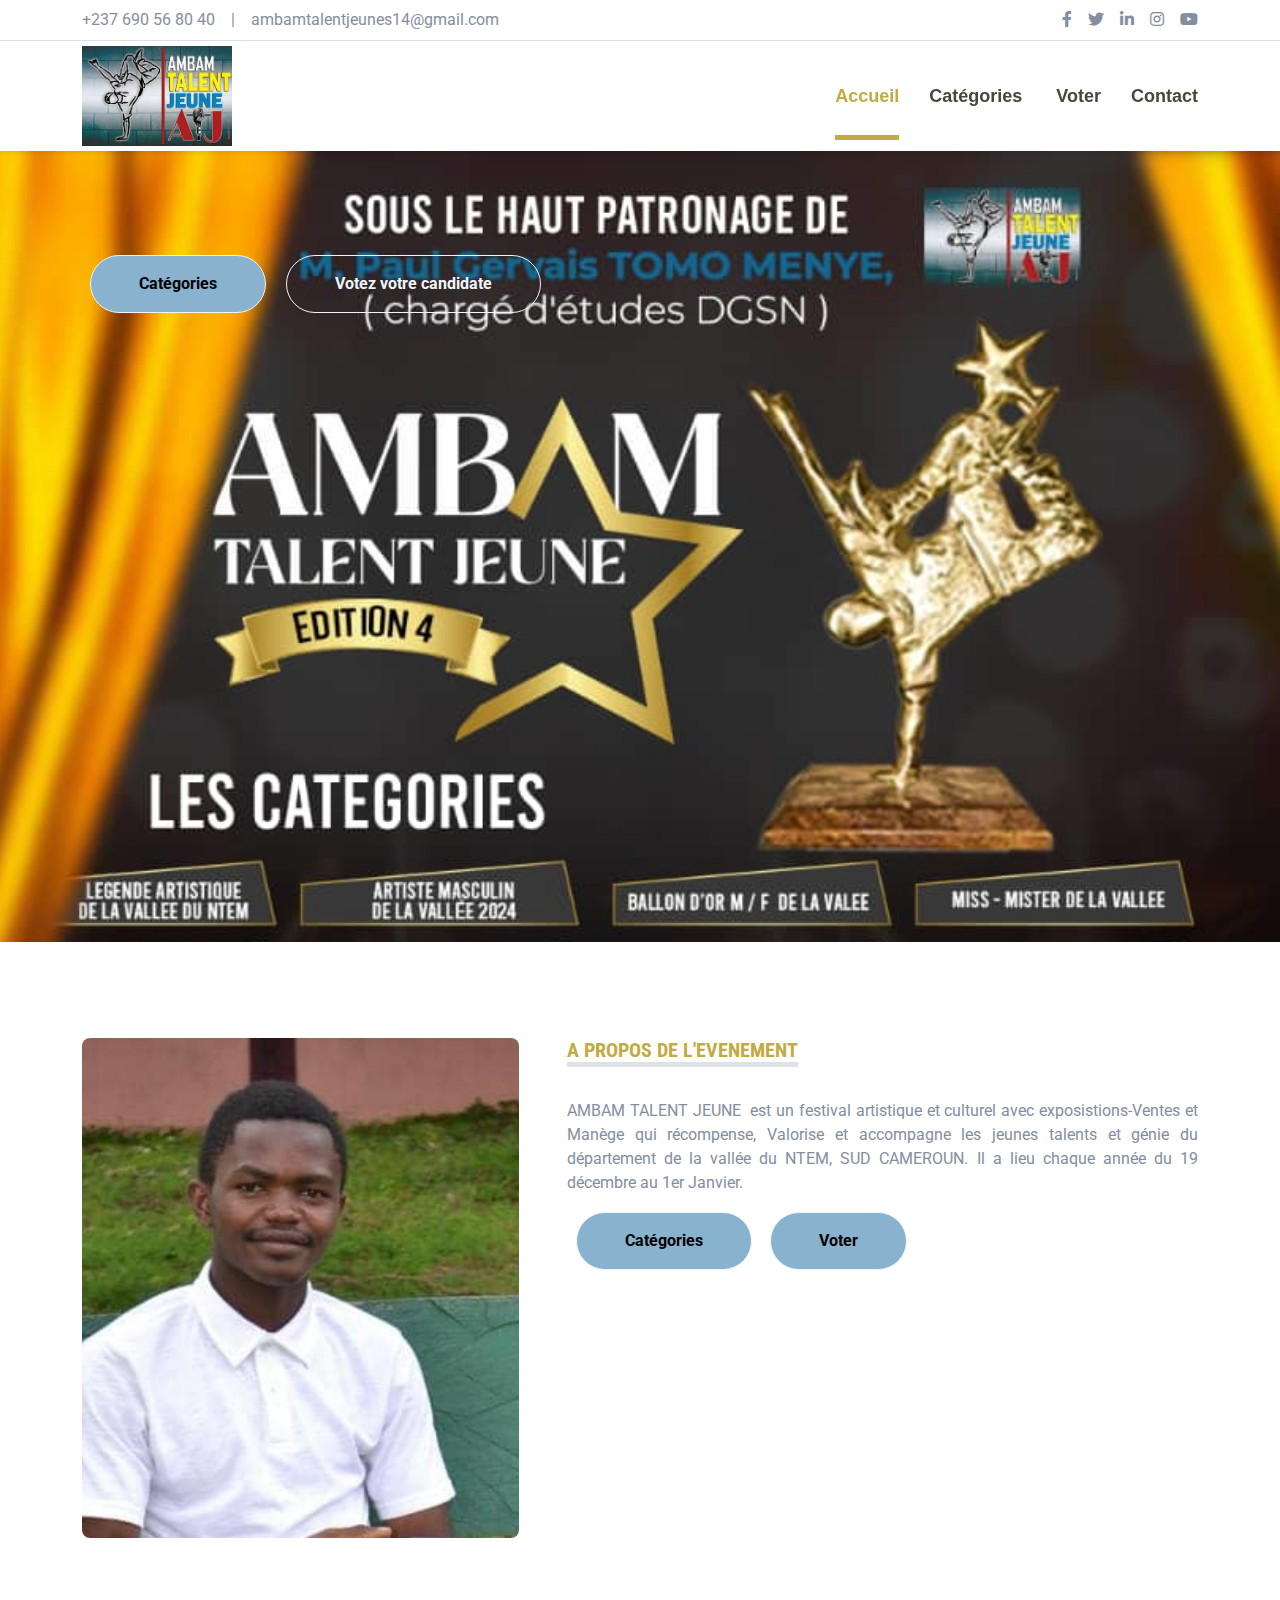
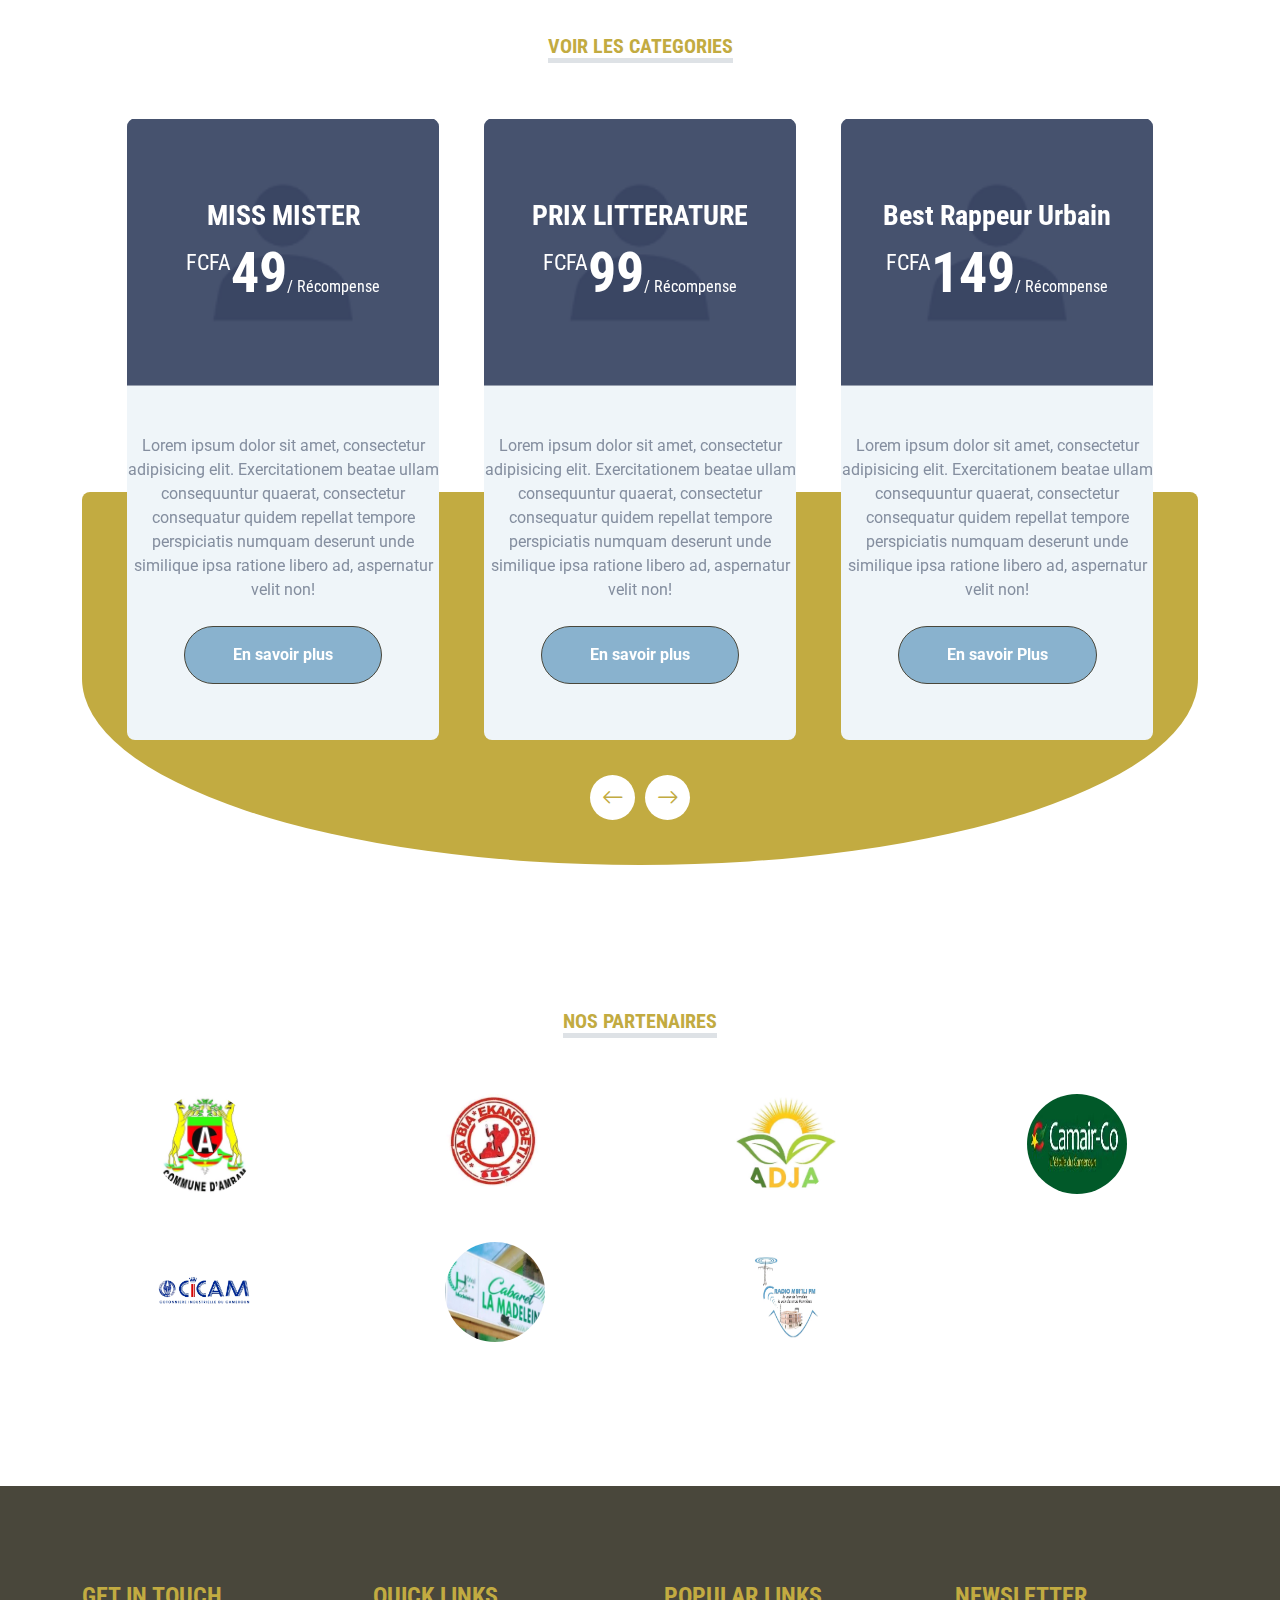
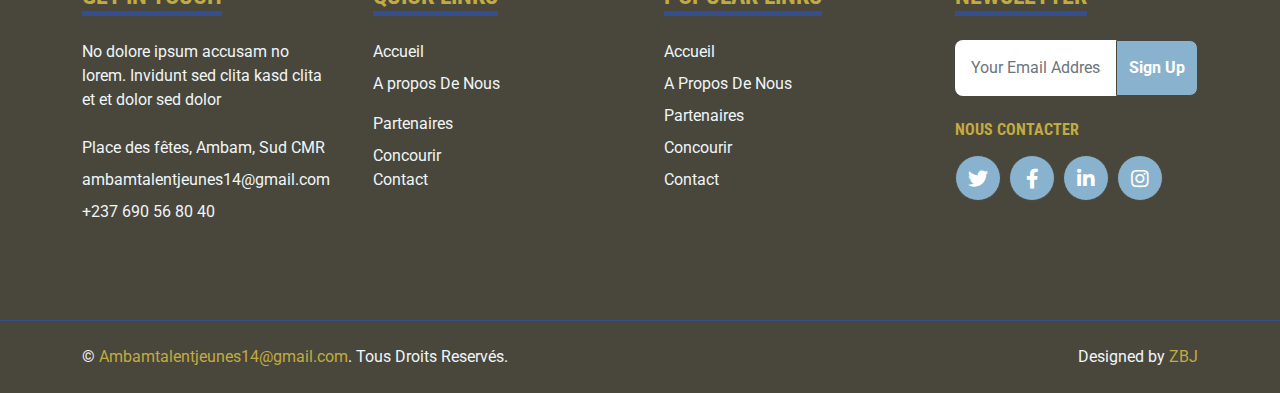
<file: index.html>
<!DOCTYPE html>
<html lang="FR">
  <head>
    <meta http-equiv="content-type" content="text/html; charset=utf-8">
    <title>AMBAM TALENT JEUNE</title>
    <meta content="width=device-width, initial-scale=1.0" name="viewport">
    <meta content="AMBAM  TALENT JEUNE" name="keywords">
    <meta content="AMBAM  TALENT JEUNE" name="description">
    <!-- Favicon -->
    <link href="img/favicon.ico" rel="icon">
    <!-- Google Web Fonts -->
    <link rel="preconnect" href="https://fonts.gstatic.com">
    <link href="https://fonts.googleapis.com/css2?family=Roboto+Condensed:wght@400;700&amp;family=Roboto:wght@400;700&amp;display=swap"

      rel="stylesheet">
    <!-- Icon Font Stylesheet -->
    <link href="https://cdnjs.cloudflare.com/ajax/libs/font-awesome/5.15.0/css/all.min.css"

      rel="stylesheet">
    <link href="https://cdn.jsdelivr.net/npm/bootstrap-icons@1.4.1/font/bootstrap-icons.css"

      rel="stylesheet">
    <!-- Libraries Stylesheet -->
    <link href="lib/owlcarousel/assets/owl.carousel.min.css" rel="stylesheet">
    <link href="lib/tempusdominus/css/tempusdominus-bootstrap-4.min.css" rel="stylesheet">
    <!-- Customized Bootstrap Stylesheet -->
    <link href="css/bootstrap.min.css" rel="stylesheet">
    <!-- Template Stylesheet -->
    <link href="css/style.css" rel="stylesheet">
  </head>
  <body>
    <!-- Topbar Start -->
    <div class="container-fluid py-2 border-bottom d-none d-lg-block">
      <div class="container">
        <div class="row">
          <div class="col-md-6 text-center text-lg-start mb-2 mb-lg-0">
            <div class="d-inline-flex align-items-center"> <a class="text-decoration-none text-body pe-3"

                href="">+237 690 56 80 40</a> <span class="text-body">|</span>
              <a class="text-decoration-none text-body px-3" href="">ambamtalentjeunes14@gmail.com</a>
            </div>
          </div>
          <div class="col-md-6 text-center text-lg-end">
            <div class="d-inline-flex align-items-center"> <a class="text-body px-2"

                href=""> <i class="fab fa-facebook-f"></i> </a> <a class="text-body px-2"

                href=""> <i class="fab fa-twitter"></i> </a> <a class="text-body px-2"

                href=""> <i class="fab fa-linkedin-in"></i> </a> <a class="text-body px-2"

                href=""> <i class="fab fa-instagram"></i> </a> <a class="text-body ps-2"

                href=""> <i class="fab fa-youtube"></i> </a> </div>
          </div>
        </div>
      </div>
    </div>
    <!-- Topbar End -->
    <!-- Navbar Start -->
    <div class="container-fluid sticky-top bg-white shadow-sm">
      <div class="container">
        <nav class="navbar navbar-expand-lg bg-white navbar-light py-3 py-lg-0">
          <a href="index.html" class="navbar-brand"> <img src="img/Logo.jpg" alt=""

              title="Logo" style="height: 100px; width: 150px;"> </a> <button

            class="navbar-toggler" type="button" data-bs-toggle="collapse" data-bs-target="#navbarCollapse">
            <span class="navbar-toggler-icon"></span> </button>
          <div class="collapse navbar-collapse" id="navbarCollapse">
            <div class="navbar-nav ms-auto py-0"> <a href="index.html" class="nav-item nav-link active">Accueil</a>
              <a href="categorie.html" class="nav-item nav-link">Catégories</a>&nbsp;
              <a href="voter.html" class="nav-item nav-link">Voter</a>
              <a href="contact.html" class="nav-item nav-link">Contact</a> </div>
          </div>
        </nav>
      </div>
    </div>
    <!-- Navbar End -->
    <!-- Hero Start -->
    <div class="container-fluid bg-primary py-5 mb-5 hero-header">
      <div class="container py-5">
        <div class="row justify-content-start">
          <div class="col-lg-8 text-center text-lg-start" style="height: 599px;">
            <div class="pt-2"> <a href="nomines.html" class="btn btn-light rounded-pill py-md-3 px-md-5 mx-2">Catégories</a>
              <a href="voter.html" class="btn btn-outline-light rounded-pill py-md-3 px-md-5 mx-2">Votez
                votre candidate</a> </div>
          </div>
        </div>
      </div>
    </div>
    <!-- Hero End -->
    <!-- About Start -->
    <div class="container-fluid py-5">
      <div class="container">
        <div class="row gx-5">
          <div class="col-lg-5 mb-5 mb-lg-0" style="min-height: 500px;">
            <div class="position-relative h-100"> <img class="position-absolute w-100 h-100 rounded"

                src="img/IMG-20241105-WA0003.jpg" style="object-fit: cover; top: 0px; height: 388px; left: 0px; width: 452px;"

                title="Organisateur"> </div>
          </div>
          <div class="col-lg-7">
            <div class="mb-4">
              <h5 class="d-inline-block text-primary text-uppercase border-bottom border-5">A
                Propos de l'evenement</h5>
            </div>
            <p style="text-align: justify;">AMBAM TALENT JEUNE&nbsp; est un
              festival artistique et culturel avec exposistions-Ventes et Manège
              qui récompense, Valorise et accompagne les jeunes talents et génie
              du département de la vallée du NTEM, SUD CAMEROUN. Il a lieu
              chaque année du 19 décembre au 1er Janvier.</p>
              <table>
                <tr>
                    <td><a href="nomines.html" class="btn btn-light rounded-pill py-md-3 px-md-5 mx-2">Catégories</a></td>
                    <td><a href="voter.html" class="btn btn-light rounded-pill py-md-3 px-md-5 mx-2">Voter</a></td>
                </tr>
            </table>
              
          
           
          </div>
        </div>
      </div>
    </div>
    <!-- About End -->
    <!-- Catégories Start -->
    <div class="container-fluid py-5">
      <div class="container">
        <div class="text-center mx-auto mb-5" style="max-width: 500px;">
          <h5 class="d-inline-block text-primary text-uppercase border-bottom border-5">VOIR
            LES CATEGORIES</h5>
        </div>
        <div class="owl-carousel price-carousel position-relative" style="padding: 0 45px 45px 45px;">
          <div class="bg-light rounded text-center">
            <div class="position-relative"> <img class="img-fluid rounded-top"

                src="img/inconnu.png" alt="">
              <div class="position-absolute w-100 h-100 top-50 start-50 translate-middle rounded-top d-flex flex-column align-items-center justify-content-center"

                style="background: rgba(29, 42, 77, .8);">
                <h3 class="text-white">MISS MISTER</h3>
                <h1 class="display-4 text-white mb-0"> <small class="align-top fw-normal"

                    style="font-size: 22px; line-height: 45px;">FCFA</small>49<small

                    class="align-bottom fw-normal" style="font-size: 16px; line-height: 40px;">/
                    Récompense</small> </h1>
              </div>
            </div>
            <div class="text-center py-5">
              <p>Lorem ipsum dolor sit amet, consectetur adipisicing elit.
                Exercitationem beatae ullam consequuntur quaerat, consectetur
                consequatur quidem repellat tempore perspiciatis numquam
                deserunt unde similique ipsa ratione libero ad, aspernatur velit
                non!</p>
              <a href="nomines.html" class="btn btn-primary rounded-pill py-3 px-5 my-2">En
                savoir plus</a> </div>
          </div>
          <div class="bg-light rounded text-center">
            <div class="position-relative"> <img class="img-fluid rounded-top"

                src="img/inconnu.png" alt="">
              <div class="position-absolute w-100 h-100 top-50 start-50 translate-middle rounded-top d-flex flex-column align-items-center justify-content-center"

                style="background: rgba(29, 42, 77, .8);">
                <h3 class="text-white">PRIX LITTERATURE</h3>
                <h1 class="display-4 text-white mb-0"> <small class="align-top fw-normal"

                    style="font-size: 22px; line-height: 45px;">FCFA</small>99<small

                    class="align-bottom fw-normal" style="font-size: 16px; line-height: 40px;">/
                    Récompense</small> </h1>
              </div>
            </div>
            <div class="text-center py-5">
              <p>Lorem ipsum dolor sit amet, consectetur adipisicing elit.
                Exercitationem beatae ullam consequuntur quaerat, consectetur
                consequatur quidem repellat tempore perspiciatis numquam
                deserunt unde similique ipsa ratione libero ad, aspernatur velit
                non!</p>
              <a href="nomines.html" class="btn btn-primary rounded-pill py-3 px-5 my-2">En
                savoir plus</a> </div>
          </div>
          <div class="bg-light rounded text-center">
            <div class="position-relative"> <img class="img-fluid rounded-top"

                src="img/inconnu.png" alt="">
              <div class="position-absolute w-100 h-100 top-50 start-50 translate-middle rounded-top d-flex flex-column align-items-center justify-content-center"

                style="background: rgba(29, 42, 77, .8);">
                <h3 class="text-white">Best Rappeur Urbain</h3>
                <h1 class="display-4 text-white mb-0"> <small class="align-top fw-normal"

                    style="font-size: 22px; line-height: 45px;">FCFA</small>149<small

                    class="align-bottom fw-normal" style="font-size: 16px; line-height: 40px;">/
                    Récompense</small> </h1>
              </div>
            </div>
            <div class="text-center py-5">
              <p>Lorem ipsum dolor sit amet, consectetur adipisicing elit.
                Exercitationem beatae ullam consequuntur quaerat, consectetur
                consequatur quidem repellat tempore perspiciatis numquam
                deserunt unde similique ipsa ratione libero ad, aspernatur velit
                non!</p>
              <a href="nomines.html" class="btn btn-primary rounded-pill py-3 px-5 my-2">En
                savoir Plus</a> </div>
          </div>
          <div class="bg-light rounded text-center">
            <div class="position-relative"> <img class="img-fluid rounded-top"

                src="img/inconnu.png" alt="">
              <div class="position-absolute w-100 h-100 top-50 start-50 translate-middle rounded-top d-flex flex-column align-items-center justify-content-center"

                style="background: rgba(29, 42, 77, .8);">
                <h3 class="text-white">Best Rappeur Fang</h3>
                <h1 class="display-4 text-white mb-0"> <small class="align-top fw-normal"

                    style="font-size: 22px; line-height: 45px;">FCFA</small>149<small

                    class="align-bottom fw-normal" style="font-size: 16px; line-height: 40px;">/
                    Récompense</small> </h1>
              </div>
            </div>
            <div class="text-center py-5">
              <p>Lorem ipsum dolor sit amet, consectetur adipisicing elit.
                Exercitationem beatae ullam consequuntur quaerat, consectetur
                consequatur quidem repellat tempore perspiciatis numquam
                deserunt unde similique ipsa ratione libero ad, aspernatur velit
                non!</p>
              <a href="nomines.html" class="btn btn-primary rounded-pill py-3 px-5 my-2">En
                savoir plus</a> </div>
          </div>
          <div class="bg-light rounded text-center">
            <div class="position-relative"> <img class="img-fluid rounded-top"

                src="img/inconnu.png" alt="">
              <div class="position-absolute w-100 h-100 top-50 start-50 translate-middle rounded-top d-flex flex-column align-items-center justify-content-center"

                style="background: rgba(29, 42, 77, .8);">
                <h3 class="text-white">Best Jeune Artiste Afro Culture</h3>
                <h1 class="display-4 text-white mb-0"> <small class="align-top fw-normal"

                    style="font-size: 22px; line-height: 45px;">FCFA</small>149<small

                    class="align-bottom fw-normal" style="font-size: 16px; line-height: 40px;">/
                    Récompense</small> </h1>
              </div>
            </div>
            <div class="text-center py-5">
              <p>Lorem ipsum dolor sit amet, consectetur adipisicing elit.
                Exercitationem beatae ullam consequuntur quaerat, consectetur
                consequatur quidem repellat tempore perspiciatis numquam
                deserunt unde similique ipsa ratione libero ad, aspernatur velit
                non!</p>
              <a href="nomines.html" class="btn btn-primary rounded-pill py-3 px-5 my-2">En
                savoir plus</a> </div>
          </div>
          <div class="bg-light rounded text-center">
            <div class="position-relative"> <img class="img-fluid rounded-top"

                src="img/inconnu.png" alt="">
              <div class="position-absolute w-100 h-100 top-50 start-50 translate-middle rounded-top d-flex flex-column align-items-center justify-content-center"

                style="background: rgba(29, 42, 77, .8);">
                <h3 class="text-white">ARTISTE GOSPEL</h3>
                <h1 class="display-4 text-white mb-0"> <small class="align-top fw-normal"

                    style="font-size: 22px; line-height: 45px;">FCFA</small>199<small

                    class="align-bottom fw-normal" style="font-size: 16px; line-height: 40px;">/
                    Récompense</small> </h1>
              </div>
            </div>
            <div class="text-center py-5">
              <p>Lorem ipsum dolor sit amet, consectetur adipisicing elit.
                Exercitationem beatae ullam consequuntur quaerat, consectetur
                consequatur quidem repellat tempore perspiciatis numquam
                deserunt unde similique ipsa ratione libero ad, aspernatur velit
                non!</p>
              <a href="nomines.html" class="btn btn-primary rounded-pill py-3 px-5 my-2"> En
                savoir plus</a> </div>
          </div>
        </div>
      </div>
    </div>
    <!-- Catégories End -->
    <!-- Partenaires Start -->
    <!-- Partenaires End -->
    <div class="container-fluid py-5">
      <div class="container py-5">
        <div class="text-center mx-auto mb-5" style="max-width: 500px;">
          <h5 class="d-inline-block text-primary text-uppercase border-bottom border-5">Nos
            Partenaires</h5>
        </div>
        <div class="row g-5">
          <div class="col-lg-3 col-md-6">
            <div class="d-flex align-items-center justify-content-center "> <img

                src="img/Commune-Ambam.jpg" style=" height: 100px;  width: 100px;border-radius: 50%;">
            </div>
          </div>
          <div class="col-lg-3 col-md-6">
            <div class="d-flex align-items-center justify-content-center "> <img

                src="img/Bia-Ekang.jpg" style=" height: 100px;  width: 100px;border-radius: 50%;">
            </div>
          </div>
          <div class="col-lg-3 col-md-6">
            <div class="d-flex align-items-center justify-content-center "> <img

                src="img/Adja.jpg" style=" height: 100px;  width: 100px;border-radius: 50%;">
            </div>
          </div>
          <div class="col-lg-3 col-md-6">
            <div class="d-flex align-items-center justify-content-center "> <img

                src="img/Camair-co.jpg" style=" height: 100px;  width: 100px;border-radius: 50%;gap: 20px;">
            </div>
          </div>
          <div class="col-lg-3 col-md-6">
            <div class="d-flex align-items-center justify-content-center "> <img

                src="img/Cicam.jpg" style=" height: 100px;  width: 100px;border-radius: 50%;gap: 20px;">
            </div>
          </div>
          <div class="col-lg-3 col-md-6">
            <div class="d-flex align-items-center justify-content-center "> <img

                src="img/Cabaret-Madeleine.jpg" style=" height: 100px;  width: 100px;border-radius: 50%;gap: 20px;">
            </div>
          </div>
          <div class="col-lg-3 col-md-6">
            <div class="d-flex align-items-center justify-content-center "> <img

                src="img/Radio-Mbili.jpg" style=" height: 100px;  width: 100px;border-radius: 50%;gap: 20px;">
            </div>
          </div>
        </div>
      </div>
    </div>
    <!-- Footer Start -->
    <div class="container-fluid bg-dark text-light mt-5 py-5">
      <div class="container py-5">
        <div class="row g-5">
          <div class="col-lg-3 col-md-6">
            <h4 class="d-inline-block text-primary text-uppercase border-bottom border-5 border-secondary mb-4">Get
              In Touch</h4>
            <p class="mb-4">No dolore ipsum accusam no lorem. Invidunt sed clita
              kasd clita et et dolor sed dolor</p>
            <p class="mb-2">Place des fêtes, Ambam, Sud CMR</p>
            <p class="mb-2">ambamtalentjeunes14@gmail.com</p>
            <p class="mb-0">+237 690 56 80 40 </p>
          </div>
          <div class="col-lg-3 col-md-6">
            <h4 class="d-inline-block text-primary text-uppercase border-bottom border-5 border-secondary mb-4">Quick
              Links</h4>
            <div class="d-flex flex-column justify-content-start"> <a class="text-light mb-2"

                href="#">Accueil</a></div>
            <div class="d-flex flex-column justify-content-start"><a class="text-light mb-2"

                href="#">A propos De Nous</a></div>
            <div class="d-flex flex-column justify-content-start"><a class="text-light mb-2"

                href="#"></a> <a class="text-light mb-2" href="#">Partenaires</a>
              Concourir&nbsp; <a class="text-light" href="#">Contact&nbsp;</a>
            </div>
          </div>
          <div class="col-lg-3 col-md-6">
            <h4 class="d-inline-block text-primary text-uppercase border-bottom border-5 border-secondary mb-4">Popular
              Links</h4>
            <div class="d-flex flex-column justify-content-start"> <a class="text-light mb-2"

                href="#">Accueil</a> <a class="text-light mb-2" href="#">A
                Propos De Nous</a> <a class="text-light mb-2" href="#">Partenaires</a>
              <a class="text-light mb-2" href="#">Concourir</a> <a class="text-light"

                href="#">Contact</a> </div>
          </div>
          <div class="col-lg-3 col-md-6">
            <h4 class="d-inline-block text-primary text-uppercase border-bottom border-5 border-secondary mb-4">Newsletter</h4>
            <form action="">
              <div class="input-group"> <input class="form-control p-3 border-0"

                  placeholder="Your Email Address" type="text"> <button class="btn btn-primary">Sign
                  Up</button> </div>
            </form>
            <h6 class="text-primary text-uppercase mt-4 mb-3">Nous contacter</h6>
            <div class="d-flex"> <a class="btn btn-lg btn-primary btn-lg-square rounded-circle me-2"

                href="#"><i class="fab fa-twitter"></i></a> <a class="btn btn-lg btn-primary btn-lg-square rounded-circle me-2"

                href="#"><i class="fab fa-facebook-f"></i></a> <a class="btn btn-lg btn-primary btn-lg-square rounded-circle me-2"

                href="#"><i class="fab fa-linkedin-in"></i></a> <a class="btn btn-lg btn-primary btn-lg-square rounded-circle"

                href="#"><i class="fab fa-instagram"></i></a> </div>
          </div>
        </div>
      </div>
    </div>
    <div class="container-fluid bg-dark text-light border-top border-secondary py-4">
      <div class="container">
        <div class="row g-5">
          <div class="col-md-6 text-center text-md-start">
            <p class="mb-md-0">© <a class="text-primary" href="#">Ambamtalentjeunes14@gmail.com</a>.
              Tous Droits Reservés.</p>
          </div>
          <div class="col-md-6 text-center text-md-end">
            <p class="mb-0">Designed by <a class="text-primary" href="https://htmlcodex.com">ZBJ<br>
              </a></p>
          </div>
        </div>
      </div>
    </div>
    <!-- Footer End -->
    <!-- Back to Top -->
    <!-- JavaScript Libraries -->
    <script src="https://code.jquery.com/jquery-3.4.1.min.js"></script>
    <script src="https://cdn.jsdelivr.net/npm/bootstrap@5.0.0/dist/js/bootstrap.bundle.min.js"></script>
    <script src="lib/easing/easing.min.js"></script>
    <script src="lib/waypoints/waypoints.min.js"></script>
    <script src="lib/owlcarousel/owl.carousel.min.js"></script>
    <script src="lib/tempusdominus/js/moment.min.js"></script>
    <script src="lib/tempusdominus/js/moment-timezone.min.js"></script>
    <script src="lib/tempusdominus/js/tempusdominus-bootstrap-4.min.js"></script>
    <!-- Template Javascript -->
    <script src="js/main.js"></script>
  </body>
</html>
</file>
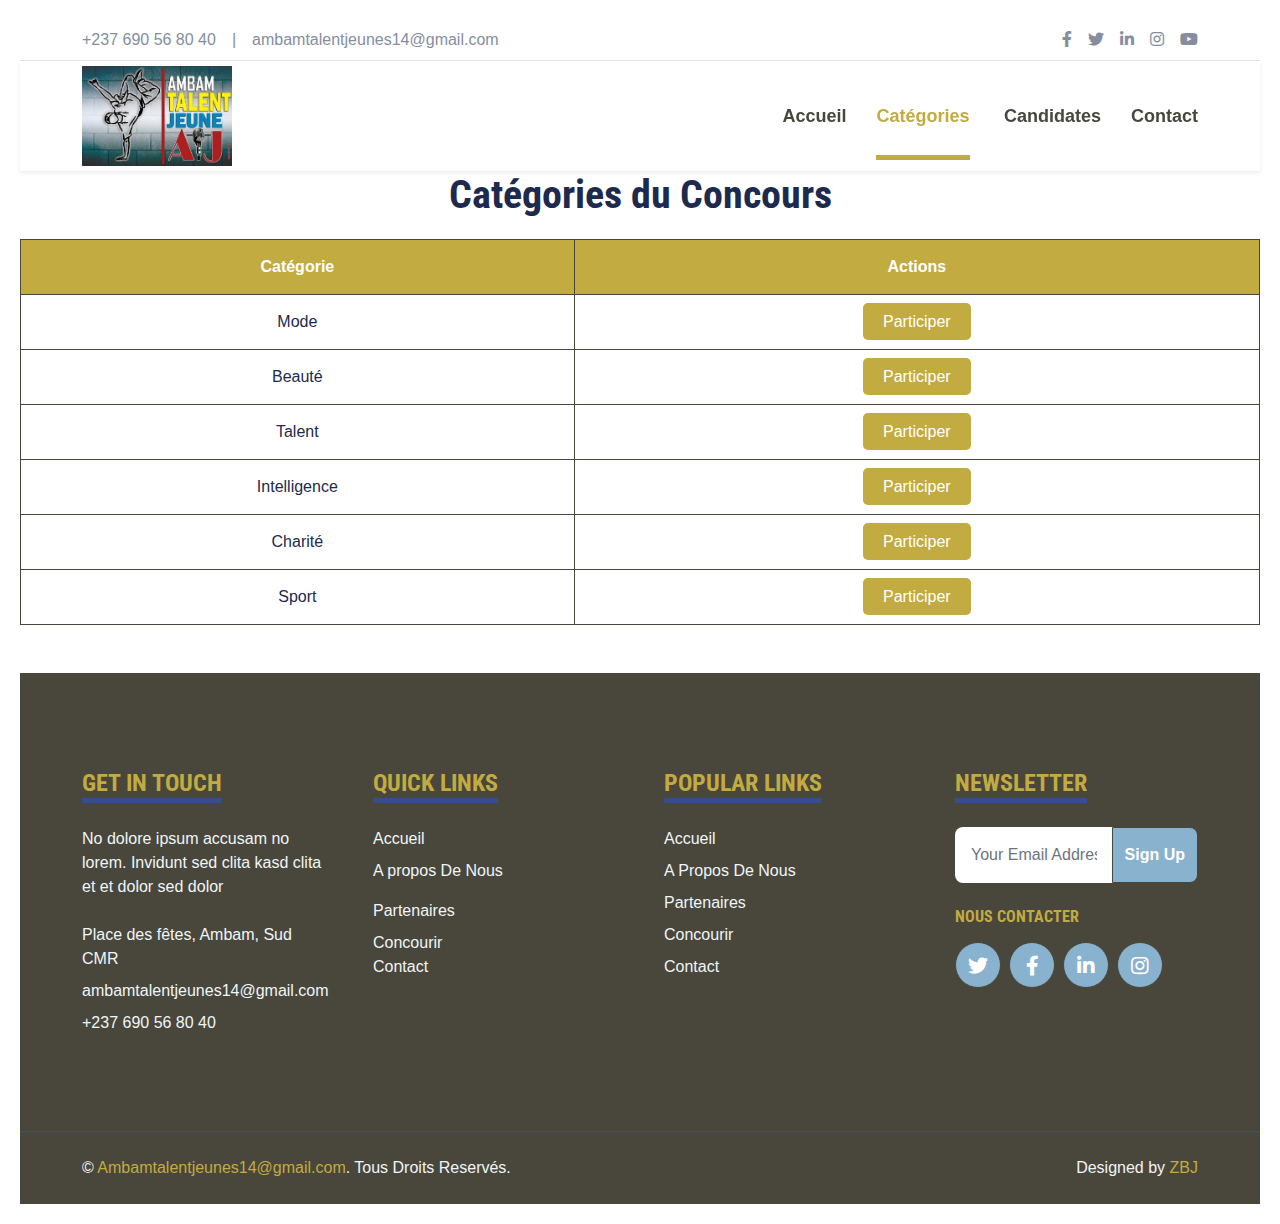
<file: about.html>
<!DOCTYPE html>
<html lang="FR">
  <head>
    <meta http-equiv="content-type" content="text/html; charset=utf-8">
    <title>AMBAM TALENT JEUNE</title>
    <meta content="width=device-width, initial-scale=1.0" name="viewport">
    <meta content="AMBAM  TALENT JEUNE" name="keywords">
    <meta content="AMBAM  TALENT JEUNE" name="description">
    <!-- Favicon -->
    <link href="img/favicon.ico" rel="icon">
    <!-- Google Web Fonts -->
    <link rel="preconnect" href="https://fonts.gstatic.com">
    <link href="https://fonts.googleapis.com/css2?family=Roboto+Condensed:wght@400;700&amp;family=Roboto:wght@400;700&amp;display=swap"

      rel="stylesheet">
    <!-- Icon Font Stylesheet -->
    <link href="https://cdnjs.cloudflare.com/ajax/libs/font-awesome/5.15.0/css/all.min.css"

      rel="stylesheet">
    <link href="https://cdn.jsdelivr.net/npm/bootstrap-icons@1.4.1/font/bootstrap-icons.css"

      rel="stylesheet">
    <!-- Libraries Stylesheet -->
    <link href="lib/owlcarousel/assets/owl.carousel.min.css" rel="stylesheet">
    <link href="lib/tempusdominus/css/tempusdominus-bootstrap-4.min.css" rel="stylesheet">
    <!-- Customized Bootstrap Stylesheet -->
    <link href="css/bootstrap.min.css" rel="stylesheet">
    <!-- Template Stylesheet -->
    <link href="css/style.css" rel="stylesheet">
    <style>
        body {
            font-family: Arial, sans-serif;
            margin: 0;
            padding: 20px;
            background-color: #fff;
        }
        h1 {
            text-align: center;
            margin-bottom: 20px;
        }
        table {
            width: 100%;
            border-collapse: collapse; /* Supprime les espaces entre les cellules */
            margin: 0 auto; /* Centre le tableau */
        }
        th, td {
            padding: 15px;
            text-align: center;
            border: 1px solid #49473B; /* Bordure des cellules */
            color: #1D2A4D;
        }
        th {
            background-color: #C2AB41; /* Couleur d'arrière-plan pour l'en-tête */
            color: white;
        }
        td {
            background-color: white; /* Couleur d'arrière-plan pour les cellules */
        }
        td a {
            background-color: #C2AB41; /* Couleur du bouton */
            color: white;
            padding: 10px 20px;
            border-radius: 5px;
            text-decoration: none; /* Supprime le soulignement */
            transition: background-color 0.3s; /* Transition pour l'effet */
        }
        td a:hover {
            background-color: #45a049; /* Couleur au survol */
        }
    </style>




  </head>
  <body>
    <!-- Topbar Start -->
    <div class="container-fluid py-2 border-bottom d-none d-lg-block">
      <div class="container">
        <div class="row">
          <div class="col-md-6 text-center text-lg-start mb-2 mb-lg-0">
            <div class="d-inline-flex align-items-center"> <a class="text-decoration-none text-body pe-3"

                href="">+237 690 56 80 40</a> <span class="text-body">|</span>
              <a class="text-decoration-none text-body px-3" href="">ambamtalentjeunes14@gmail.com</a>
            </div>
          </div>
          <div class="col-md-6 text-center text-lg-end">
            <div class="d-inline-flex align-items-center"> <a class="text-body px-2"

                href=""> <i class="fab fa-facebook-f"></i> </a> <a class="text-body px-2"

                href=""> <i class="fab fa-twitter"></i> </a> <a class="text-body px-2"

                href=""> <i class="fab fa-linkedin-in"></i> </a> <a class="text-body px-2"

                href=""> <i class="fab fa-instagram"></i> </a> <a class="text-body ps-2"

                href=""> <i class="fab fa-youtube"></i> </a> </div>
          </div>
        </div>
      </div>
    </div>
    <!-- Topbar End -->
    <!-- Navbar Start -->
    <div class="container-fluid sticky-top bg-white shadow-sm">
      <div class="container">
        <nav class="navbar navbar-expand-lg bg-white navbar-light py-3 py-lg-0">
          <a href="index.html" class="navbar-brand"> <img src="img/Logo.jpg" alt=""

              title="Logo" style="height: 100px; width: 150px;"> </a> <button

            class="navbar-toggler" type="button" data-bs-toggle="collapse" data-bs-target="#navbarCollapse">
            <span class="navbar-toggler-icon"></span> </button>
          <div class="collapse navbar-collapse" id="navbarCollapse">
            <div class="navbar-nav ms-auto py-0"> <a href="index.html" class="nav-item nav-link ">Accueil</a>
              <a href="about.html" class="nav-item nav-link active" >Catégories</a>&nbsp;
              <a href="price.html" class="nav-item nav-link">Candidates</a>
              <div class="nav-item dropdown">
                <div class="dropdown-menu m-0"> <a href="blog.html" class="dropdown-item">Blog
                    Grid</a> <a href="detail.html" class="dropdown-item">Blog
                    Detail</a> <a href="team.html" class="dropdown-item">The
                    Team</a> <a href="testimonial.html" class="dropdown-item">Testimonial</a>
                  <a href="appointment.html" class="dropdown-item">Appointment</a>
                  <a href="search.html" class="dropdown-item">Search</a> </div>
              </div>
              <a href="contact.html" class="nav-item nav-link">Contact</a> </div>
          </div>
        </nav>
      </div>
    </div>
    <!-- Navbar End -->


    
    <!-- About Start -->

    <h1>Catégories du Concours</h1>
    <table>
        <tr>
            <th>Catégorie</th>
            <th>Actions</th>
        </tr>
        <tr>
            <td>Mode</td>
            <td><a href="#">Participer</a></td>
        </tr>
        <tr>
            <td>Beauté</td>
            <td><a href="#">Participer</a></td>
        </tr>
        <tr>
            <td>Talent</td>
            <td><a href="#">Participer</a></td>
        </tr>
        <tr>
            <td>Intelligence</td>
            <td><a href="#">Participer</a></td>
        </tr>
        <tr>
            <td>Charité</td>
            <td><a href="#">Participer</a></td>
        </tr>
        <tr>
            <td>Sport</td>
            <td><a href="#">Participer</a></td>
        </tr>
    </table>
    <!-- About End -->


   


    


     <!-- Footer Start -->
     <div class="container-fluid bg-dark text-light mt-5 py-5">
        <div class="container py-5">
          <div class="row g-5">
            <div class="col-lg-3 col-md-6">
              <h4 class="d-inline-block text-primary text-uppercase border-bottom border-5 border-secondary mb-4">Get
                In Touch</h4>
              <p class="mb-4">No dolore ipsum accusam no lorem. Invidunt sed clita
                kasd clita et et dolor sed dolor</p>
              <p class="mb-2">Place des fêtes, Ambam, Sud CMR</p>
              <p class="mb-2">ambamtalentjeunes14@gmail.com</p>
              <p class="mb-0">+237 690 56 80 40 </p>
            </div>
            <div class="col-lg-3 col-md-6">
              <h4 class="d-inline-block text-primary text-uppercase border-bottom border-5 border-secondary mb-4">Quick
                Links</h4>
              <div class="d-flex flex-column justify-content-start"> <a class="text-light mb-2"
  
                  href="#">Accueil</a></div>
              <div class="d-flex flex-column justify-content-start"><a class="text-light mb-2"
  
                  href="#">A propos De Nous</a></div>
              <div class="d-flex flex-column justify-content-start"><a class="text-light mb-2"
  
                  href="#"></a> <a class="text-light mb-2" href="#">Partenaires</a>
                Concourir&nbsp; <a class="text-light" href="#">Contact&nbsp;</a>
              </div>
            </div>
            <div class="col-lg-3 col-md-6">
              <h4 class="d-inline-block text-primary text-uppercase border-bottom border-5 border-secondary mb-4">Popular
                Links</h4>
              <div class="d-flex flex-column justify-content-start"> <a class="text-light mb-2"
  
                  href="#">Accueil</a> <a class="text-light mb-2" href="#">A
                  Propos De Nous</a> <a class="text-light mb-2" href="#">Partenaires</a>
                <a class="text-light mb-2" href="#">Concourir</a> <a class="text-light"
  
                  href="#">Contact</a> </div>
            </div>
            <div class="col-lg-3 col-md-6">
              <h4 class="d-inline-block text-primary text-uppercase border-bottom border-5 border-secondary mb-4">Newsletter</h4>
              <form action="">
                <div class="input-group"> <input class="form-control p-3 border-0"
  
                    placeholder="Your Email Address" type="text"> <button class="btn btn-primary">Sign
                    Up</button> </div>
              </form>
              <h6 class="text-primary text-uppercase mt-4 mb-3">Nous contacter</h6>
              <div class="d-flex"> <a class="btn btn-lg btn-primary btn-lg-square rounded-circle me-2"
  
                  href="#"><i class="fab fa-twitter"></i></a> <a class="btn btn-lg btn-primary btn-lg-square rounded-circle me-2"
  
                  href="#"><i class="fab fa-facebook-f"></i></a> <a class="btn btn-lg btn-primary btn-lg-square rounded-circle me-2"
  
                  href="#"><i class="fab fa-linkedin-in"></i></a> <a class="btn btn-lg btn-primary btn-lg-square rounded-circle"
  
                  href="#"><i class="fab fa-instagram"></i></a> </div>
            </div>
          </div>
        </div>
      </div>
      <div class="container-fluid bg-dark text-light border-top border-secondary py-4">
        <div class="container">
          <div class="row g-5">
            <div class="col-md-6 text-center text-md-start">
              <p class="mb-md-0">© <a class="text-primary" href="#">Ambamtalentjeunes14@gmail.com</a>.
                Tous Droits Reservés.</p>
            </div>
            <div class="col-md-6 text-center text-md-end">
              <p class="mb-0">Designed by <a class="text-primary" href="https://htmlcodex.com">ZBJ<br>
                </a></p>
            </div>
          </div>
        </div>
      </div>
      <!-- Footer End -->


    <!-- Back to Top -->
    <a href="#" class="btn btn-lg btn-primary btn-lg-square back-to-top"><i class="bi bi-arrow-up"></i></a>


    <!-- JavaScript Libraries -->
    <script src="https://code.jquery.com/jquery-3.4.1.min.js"></script>
    <script src="https://cdn.jsdelivr.net/npm/bootstrap@5.0.0/dist/js/bootstrap.bundle.min.js"></script>
    <script src="lib/easing/easing.min.js"></script>
    <script src="lib/waypoints/waypoints.min.js"></script>
    <script src="lib/owlcarousel/owl.carousel.min.js"></script>
    <script src="lib/tempusdominus/js/moment.min.js"></script>
    <script src="lib/tempusdominus/js/moment-timezone.min.js"></script>
    <script src="lib/tempusdominus/js/tempusdominus-bootstrap-4.min.js"></script>

    <!-- Template Javascript -->
    <script src="js/main.js"></script>
</body>

</html>
</file>
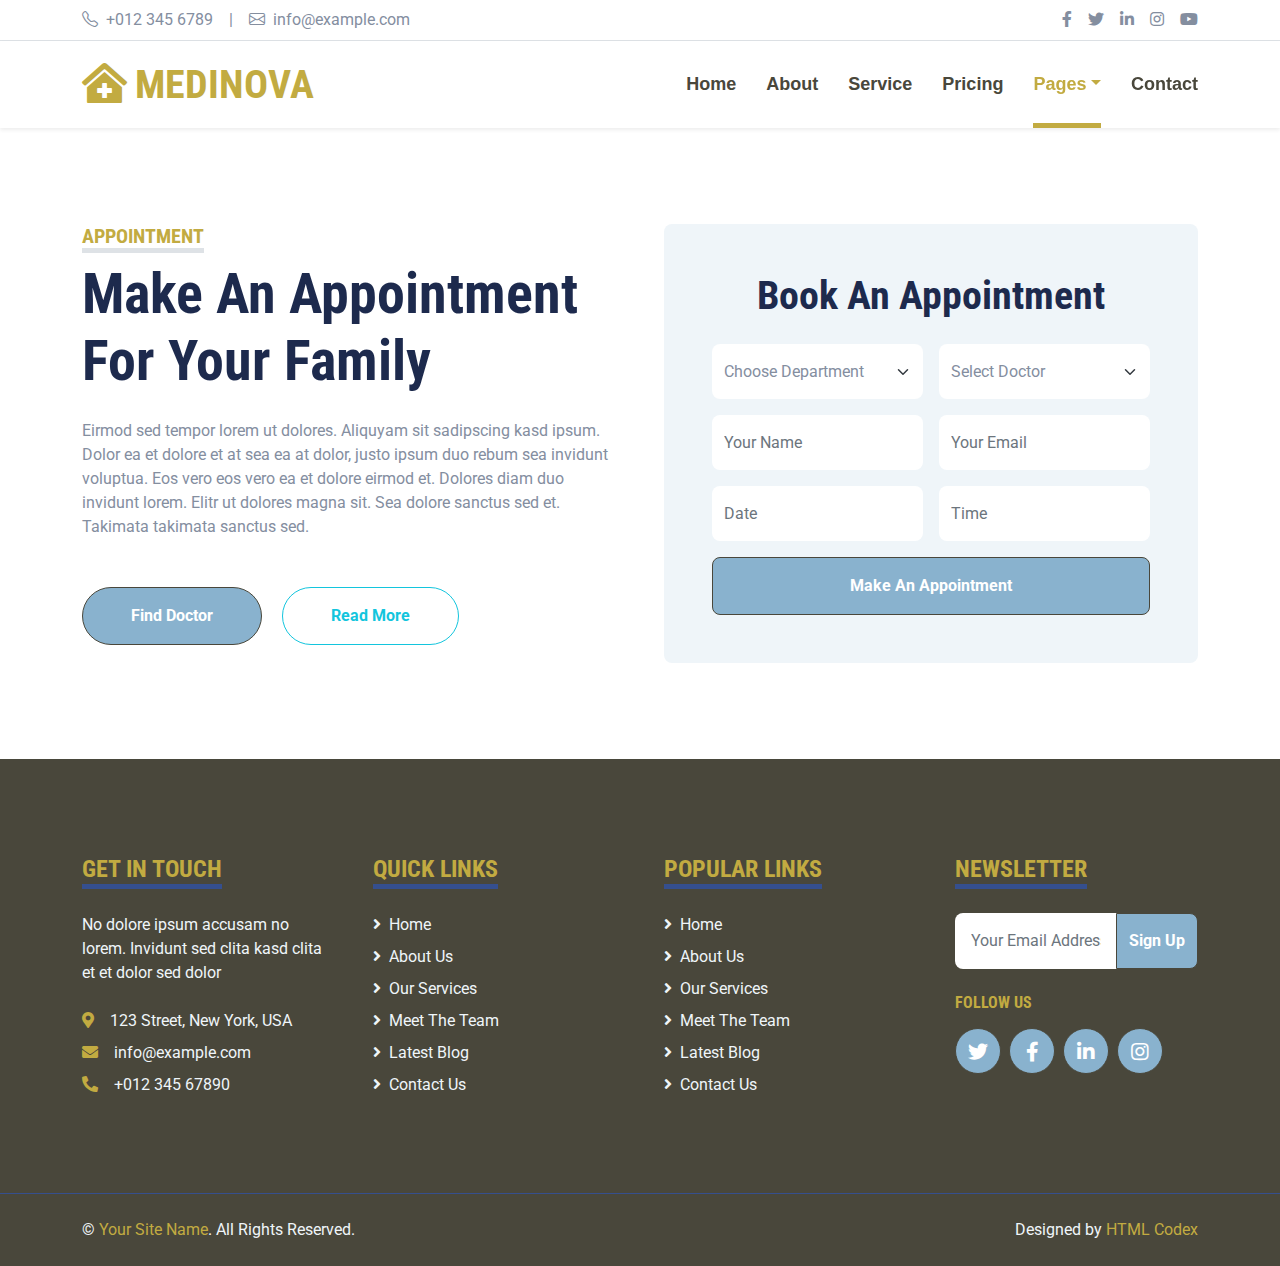
<file: appointment.html>
<!DOCTYPE html>
<html lang="en">

<head>
    <meta charset="utf-8">
    <title>MEDINOVA - Hospital Website Template</title>
    <meta content="width=device-width, initial-scale=1.0" name="viewport">
    <meta content="Free HTML Templates" name="keywords">
    <meta content="Free HTML Templates" name="description">

    <!-- Favicon -->
    <link href="img/favicon.ico" rel="icon">

    <!-- Google Web Fonts -->
    <link rel="preconnect" href="https://fonts.gstatic.com">
    <link href="https://fonts.googleapis.com/css2?family=Roboto+Condensed:wght@400;700&family=Roboto:wght@400;700&display=swap" rel="stylesheet">  

    <!-- Icon Font Stylesheet -->
    <link href="https://cdnjs.cloudflare.com/ajax/libs/font-awesome/5.15.0/css/all.min.css" rel="stylesheet">
    <link href="https://cdn.jsdelivr.net/npm/bootstrap-icons@1.4.1/font/bootstrap-icons.css" rel="stylesheet">

    <!-- Libraries Stylesheet -->
    <link href="lib/owlcarousel/assets/owl.carousel.min.css" rel="stylesheet">
    <link href="lib/tempusdominus/css/tempusdominus-bootstrap-4.min.css" rel="stylesheet" />

    <!-- Customized Bootstrap Stylesheet -->
    <link href="css/bootstrap.min.css" rel="stylesheet">

    <!-- Template Stylesheet -->
    <link href="css/style.css" rel="stylesheet">
</head>

<body>
    <!-- Topbar Start -->
    <div class="container-fluid py-2 border-bottom d-none d-lg-block">
        <div class="container">
            <div class="row">
                <div class="col-md-6 text-center text-lg-start mb-2 mb-lg-0">
                    <div class="d-inline-flex align-items-center">
                        <a class="text-decoration-none text-body pe-3" href=""><i class="bi bi-telephone me-2"></i>+012 345 6789</a>
                        <span class="text-body">|</span>
                        <a class="text-decoration-none text-body px-3" href=""><i class="bi bi-envelope me-2"></i>info@example.com</a>
                    </div>
                </div>
                <div class="col-md-6 text-center text-lg-end">
                    <div class="d-inline-flex align-items-center">
                        <a class="text-body px-2" href="">
                            <i class="fab fa-facebook-f"></i>
                        </a>
                        <a class="text-body px-2" href="">
                            <i class="fab fa-twitter"></i>
                        </a>
                        <a class="text-body px-2" href="">
                            <i class="fab fa-linkedin-in"></i>
                        </a>
                        <a class="text-body px-2" href="">
                            <i class="fab fa-instagram"></i>
                        </a>
                        <a class="text-body ps-2" href="">
                            <i class="fab fa-youtube"></i>
                        </a>
                    </div>
                </div>
            </div>
        </div>
    </div>
    <!-- Topbar End -->


    <!-- Navbar Start -->
    <div class="container-fluid sticky-top bg-white shadow-sm mb-5">
        <div class="container">
            <nav class="navbar navbar-expand-lg bg-white navbar-light py-3 py-lg-0">
                <a href="index.html" class="navbar-brand">
                    <h1 class="m-0 text-uppercase text-primary"><i class="fa fa-clinic-medical me-2"></i>Medinova</h1>
                </a>
                <button class="navbar-toggler" type="button" data-bs-toggle="collapse" data-bs-target="#navbarCollapse">
                    <span class="navbar-toggler-icon"></span>
                </button>
                <div class="collapse navbar-collapse" id="navbarCollapse">
                    <div class="navbar-nav ms-auto py-0">
                        <a href="index.html" class="nav-item nav-link">Home</a>
                        <a href="about.html" class="nav-item nav-link">About</a>
                        <a href="service.html" class="nav-item nav-link">Service</a>
                        <a href="price.html" class="nav-item nav-link">Pricing</a>
                        <div class="nav-item dropdown">
                            <a href="#" class="nav-link dropdown-toggle active" data-bs-toggle="dropdown">Pages</a>
                            <div class="dropdown-menu m-0">
                                <a href="blog.html" class="dropdown-item">Blog Grid</a>
                                <a href="detail.html" class="dropdown-item">Blog Detail</a>
                                <a href="team.html" class="dropdown-item">The Team</a>
                                <a href="testimonial.html" class="dropdown-item">Testimonial</a>
                                <a href="appointment.html" class="dropdown-item active">Appointment</a>
                                <a href="search.html" class="dropdown-item">Search</a>
                            </div>
                        </div>
                        <a href="contact.html" class="nav-item nav-link">Contact</a>
                    </div>
                </div>
            </nav>
        </div>
    </div>
    <!-- Navbar End -->


    <!-- Appointment Start -->
    <div class="container-fluid py-5">
        <div class="container">
            <div class="row gx-5">
                <div class="col-lg-6 mb-5 mb-lg-0">
                    <div class="mb-4">
                        <h5 class="d-inline-block text-primary text-uppercase border-bottom border-5">Appointment</h5>
                        <h1 class="display-4">Make An Appointment For Your Family</h1>
                    </div>
                    <p class="mb-5">Eirmod sed tempor lorem ut dolores. Aliquyam sit sadipscing kasd ipsum. Dolor ea et dolore et at sea ea at dolor, justo ipsum duo rebum sea invidunt voluptua. Eos vero eos vero ea et dolore eirmod et. Dolores diam duo invidunt lorem. Elitr ut dolores magna sit. Sea dolore sanctus sed et. Takimata takimata sanctus sed.</p>
                    <a class="btn btn-primary rounded-pill py-3 px-5 me-3" href="">Find Doctor</a>
                    <a class="btn btn-outline-primary rounded-pill py-3 px-5" href="">Read More</a>
                </div>
                <div class="col-lg-6">
                    <div class="bg-light text-center rounded p-5">
                        <h1 class="mb-4">Book An Appointment</h1>
                        <form>
                            <div class="row g-3">
                                <div class="col-12 col-sm-6">
                                    <select class="form-select bg-white border-0" style="height: 55px;">
                                        <option selected>Choose Department</option>
                                        <option value="1">Department 1</option>
                                        <option value="2">Department 2</option>
                                        <option value="3">Department 3</option>
                                    </select>
                                </div>
                                <div class="col-12 col-sm-6">
                                    <select class="form-select bg-white border-0" style="height: 55px;">
                                        <option selected>Select Doctor</option>
                                        <option value="1">Doctor 1</option>
                                        <option value="2">Doctor 2</option>
                                        <option value="3">Doctor 3</option>
                                    </select>
                                </div>
                                <div class="col-12 col-sm-6">
                                    <input type="text" class="form-control bg-white border-0" placeholder="Your Name" style="height: 55px;">
                                </div>
                                <div class="col-12 col-sm-6">
                                    <input type="email" class="form-control bg-white border-0" placeholder="Your Email" style="height: 55px;">
                                </div>
                                <div class="col-12 col-sm-6">
                                    <div class="date" id="date" data-target-input="nearest">
                                        <input type="text"
                                            class="form-control bg-white border-0 datetimepicker-input"
                                            placeholder="Date" data-target="#date" data-toggle="datetimepicker" style="height: 55px;">
                                    </div>
                                </div>
                                <div class="col-12 col-sm-6">
                                    <div class="time" id="time" data-target-input="nearest">
                                        <input type="text"
                                            class="form-control bg-white border-0 datetimepicker-input"
                                            placeholder="Time" data-target="#time" data-toggle="datetimepicker" style="height: 55px;">
                                    </div>
                                </div>
                                <div class="col-12">
                                    <button class="btn btn-primary w-100 py-3" type="submit">Make An Appointment</button>
                                </div>
                            </div>
                        </form>
                    </div>
                </div>
            </div>
        </div>
    </div>
    <!-- Appointment End -->


    <!-- Footer Start -->
    <div class="container-fluid bg-dark text-light mt-5 py-5">
        <div class="container py-5">
            <div class="row g-5">
                <div class="col-lg-3 col-md-6">
                    <h4 class="d-inline-block text-primary text-uppercase border-bottom border-5 border-secondary mb-4">Get In Touch</h4>
                    <p class="mb-4">No dolore ipsum accusam no lorem. Invidunt sed clita kasd clita et et dolor sed dolor</p>
                    <p class="mb-2"><i class="fa fa-map-marker-alt text-primary me-3"></i>123 Street, New York, USA</p>
                    <p class="mb-2"><i class="fa fa-envelope text-primary me-3"></i>info@example.com</p>
                    <p class="mb-0"><i class="fa fa-phone-alt text-primary me-3"></i>+012 345 67890</p>
                </div>
                <div class="col-lg-3 col-md-6">
                    <h4 class="d-inline-block text-primary text-uppercase border-bottom border-5 border-secondary mb-4">Quick Links</h4>
                    <div class="d-flex flex-column justify-content-start">
                        <a class="text-light mb-2" href="#"><i class="fa fa-angle-right me-2"></i>Home</a>
                        <a class="text-light mb-2" href="#"><i class="fa fa-angle-right me-2"></i>About Us</a>
                        <a class="text-light mb-2" href="#"><i class="fa fa-angle-right me-2"></i>Our Services</a>
                        <a class="text-light mb-2" href="#"><i class="fa fa-angle-right me-2"></i>Meet The Team</a>
                        <a class="text-light mb-2" href="#"><i class="fa fa-angle-right me-2"></i>Latest Blog</a>
                        <a class="text-light" href="#"><i class="fa fa-angle-right me-2"></i>Contact Us</a>
                    </div>
                </div>
                <div class="col-lg-3 col-md-6">
                    <h4 class="d-inline-block text-primary text-uppercase border-bottom border-5 border-secondary mb-4">Popular Links</h4>
                    <div class="d-flex flex-column justify-content-start">
                        <a class="text-light mb-2" href="#"><i class="fa fa-angle-right me-2"></i>Home</a>
                        <a class="text-light mb-2" href="#"><i class="fa fa-angle-right me-2"></i>About Us</a>
                        <a class="text-light mb-2" href="#"><i class="fa fa-angle-right me-2"></i>Our Services</a>
                        <a class="text-light mb-2" href="#"><i class="fa fa-angle-right me-2"></i>Meet The Team</a>
                        <a class="text-light mb-2" href="#"><i class="fa fa-angle-right me-2"></i>Latest Blog</a>
                        <a class="text-light" href="#"><i class="fa fa-angle-right me-2"></i>Contact Us</a>
                    </div>
                </div>
                <div class="col-lg-3 col-md-6">
                    <h4 class="d-inline-block text-primary text-uppercase border-bottom border-5 border-secondary mb-4">Newsletter</h4>
                    <form action="">
                        <div class="input-group">
                            <input type="text" class="form-control p-3 border-0" placeholder="Your Email Address">
                            <button class="btn btn-primary">Sign Up</button>
                        </div>
                    </form>
                    <h6 class="text-primary text-uppercase mt-4 mb-3">Follow Us</h6>
                    <div class="d-flex">
                        <a class="btn btn-lg btn-primary btn-lg-square rounded-circle me-2" href="#"><i class="fab fa-twitter"></i></a>
                        <a class="btn btn-lg btn-primary btn-lg-square rounded-circle me-2" href="#"><i class="fab fa-facebook-f"></i></a>
                        <a class="btn btn-lg btn-primary btn-lg-square rounded-circle me-2" href="#"><i class="fab fa-linkedin-in"></i></a>
                        <a class="btn btn-lg btn-primary btn-lg-square rounded-circle" href="#"><i class="fab fa-instagram"></i></a>
                    </div>
                </div>
            </div>
        </div>
    </div>
    <div class="container-fluid bg-dark text-light border-top border-secondary py-4">
        <div class="container">
            <div class="row g-5">
                <div class="col-md-6 text-center text-md-start">
                    <p class="mb-md-0">&copy; <a class="text-primary" href="#">Your Site Name</a>. All Rights Reserved.</p>
                </div>
                <div class="col-md-6 text-center text-md-end">
                    <p class="mb-0">Designed by <a class="text-primary" href="https://htmlcodex.com">HTML Codex</a></p>
                </div>
            </div>
        </div>
    </div>
    <!-- Footer End -->


    <!-- Back to Top -->
    <a href="#" class="btn btn-lg btn-primary btn-lg-square back-to-top"><i class="bi bi-arrow-up"></i></a>


    <!-- JavaScript Libraries -->
    <script src="https://code.jquery.com/jquery-3.4.1.min.js"></script>
    <script src="https://cdn.jsdelivr.net/npm/bootstrap@5.0.0/dist/js/bootstrap.bundle.min.js"></script>
    <script src="lib/easing/easing.min.js"></script>
    <script src="lib/waypoints/waypoints.min.js"></script>
    <script src="lib/owlcarousel/owl.carousel.min.js"></script>
    <script src="lib/tempusdominus/js/moment.min.js"></script>
    <script src="lib/tempusdominus/js/moment-timezone.min.js"></script>
    <script src="lib/tempusdominus/js/tempusdominus-bootstrap-4.min.js"></script>

    <!-- Template Javascript -->
    <script src="js/main.js"></script>
</body>

</html>
</file>
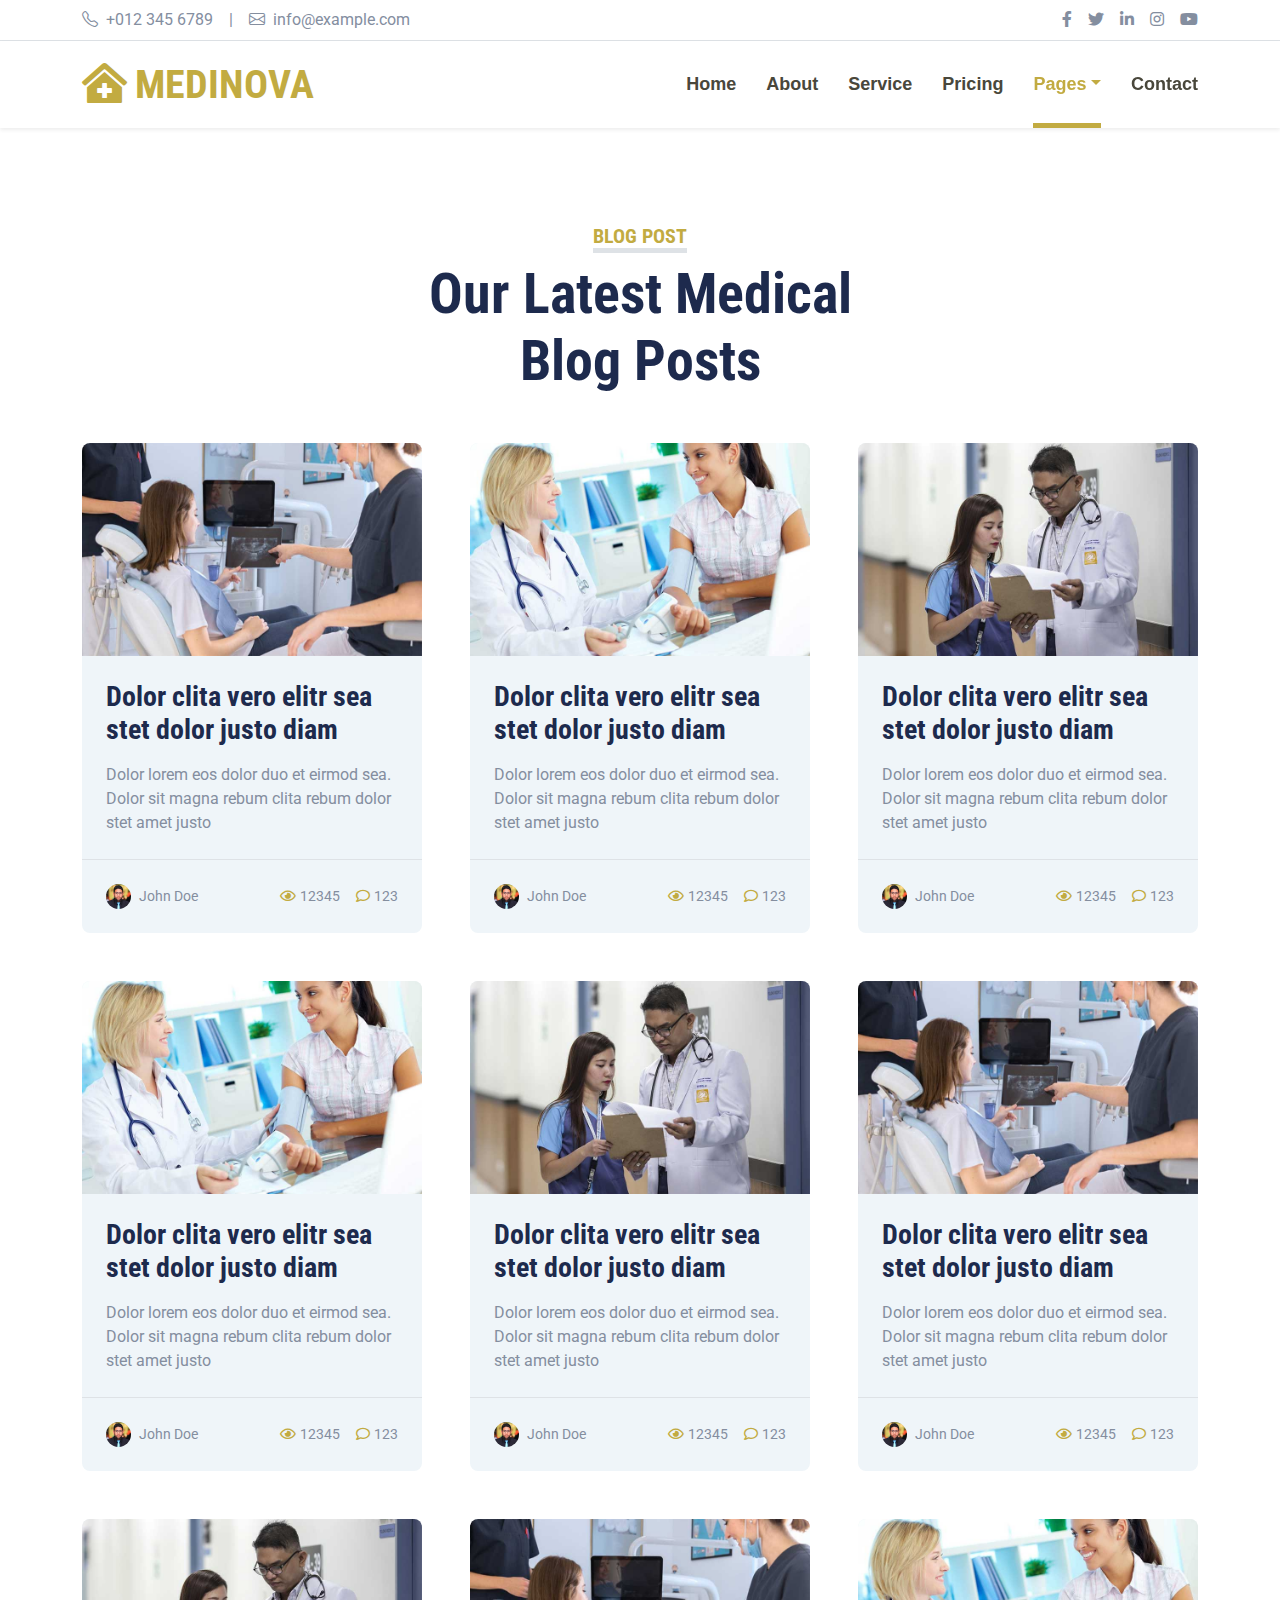
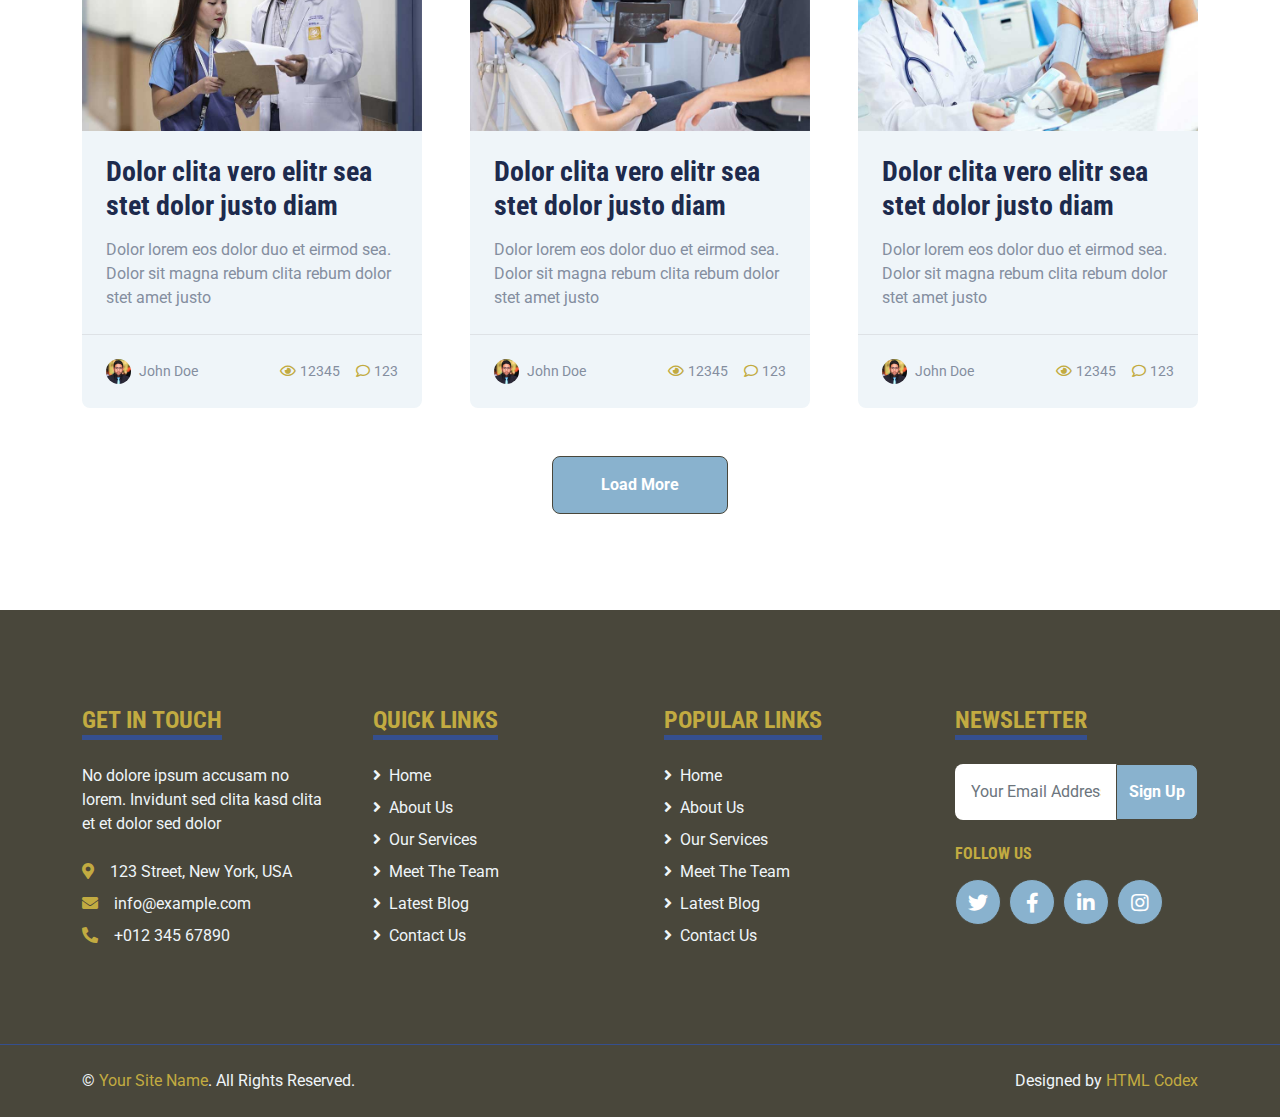
<file: blog.html>
<!DOCTYPE html>
<html lang="en">

<head>
    <meta charset="utf-8">
    <title>MEDINOVA - Hospital Website Template</title>
    <meta content="width=device-width, initial-scale=1.0" name="viewport">
    <meta content="Free HTML Templates" name="keywords">
    <meta content="Free HTML Templates" name="description">

    <!-- Favicon -->
    <link href="img/favicon.ico" rel="icon">

    <!-- Google Web Fonts -->
    <link rel="preconnect" href="https://fonts.gstatic.com">
    <link href="https://fonts.googleapis.com/css2?family=Roboto+Condensed:wght@400;700&family=Roboto:wght@400;700&display=swap" rel="stylesheet">  

    <!-- Icon Font Stylesheet -->
    <link href="https://cdnjs.cloudflare.com/ajax/libs/font-awesome/5.15.0/css/all.min.css" rel="stylesheet">
    <link href="https://cdn.jsdelivr.net/npm/bootstrap-icons@1.4.1/font/bootstrap-icons.css" rel="stylesheet">

    <!-- Libraries Stylesheet -->
    <link href="lib/owlcarousel/assets/owl.carousel.min.css" rel="stylesheet">
    <link href="lib/tempusdominus/css/tempusdominus-bootstrap-4.min.css" rel="stylesheet" />

    <!-- Customized Bootstrap Stylesheet -->
    <link href="css/bootstrap.min.css" rel="stylesheet">

    <!-- Template Stylesheet -->
    <link href="css/style.css" rel="stylesheet">
</head>

<body>
    <!-- Topbar Start -->
    <div class="container-fluid py-2 border-bottom d-none d-lg-block">
        <div class="container">
            <div class="row">
                <div class="col-md-6 text-center text-lg-start mb-2 mb-lg-0">
                    <div class="d-inline-flex align-items-center">
                        <a class="text-decoration-none text-body pe-3" href=""><i class="bi bi-telephone me-2"></i>+012 345 6789</a>
                        <span class="text-body">|</span>
                        <a class="text-decoration-none text-body px-3" href=""><i class="bi bi-envelope me-2"></i>info@example.com</a>
                    </div>
                </div>
                <div class="col-md-6 text-center text-lg-end">
                    <div class="d-inline-flex align-items-center">
                        <a class="text-body px-2" href="">
                            <i class="fab fa-facebook-f"></i>
                        </a>
                        <a class="text-body px-2" href="">
                            <i class="fab fa-twitter"></i>
                        </a>
                        <a class="text-body px-2" href="">
                            <i class="fab fa-linkedin-in"></i>
                        </a>
                        <a class="text-body px-2" href="">
                            <i class="fab fa-instagram"></i>
                        </a>
                        <a class="text-body ps-2" href="">
                            <i class="fab fa-youtube"></i>
                        </a>
                    </div>
                </div>
            </div>
        </div>
    </div>
    <!-- Topbar End -->


    <!-- Navbar Start -->
    <div class="container-fluid sticky-top bg-white shadow-sm mb-5">
        <div class="container">
            <nav class="navbar navbar-expand-lg bg-white navbar-light py-3 py-lg-0">
                <a href="index.html" class="navbar-brand">
                    <h1 class="m-0 text-uppercase text-primary"><i class="fa fa-clinic-medical me-2"></i>Medinova</h1>
                </a>
                <button class="navbar-toggler" type="button" data-bs-toggle="collapse" data-bs-target="#navbarCollapse">
                    <span class="navbar-toggler-icon"></span>
                </button>
                <div class="collapse navbar-collapse" id="navbarCollapse">
                    <div class="navbar-nav ms-auto py-0">
                        <a href="index.html" class="nav-item nav-link">Home</a>
                        <a href="about.html" class="nav-item nav-link">About</a>
                        <a href="service.html" class="nav-item nav-link">Service</a>
                        <a href="price.html" class="nav-item nav-link">Pricing</a>
                        <div class="nav-item dropdown">
                            <a href="#" class="nav-link dropdown-toggle active" data-bs-toggle="dropdown">Pages</a>
                            <div class="dropdown-menu m-0">
                                <a href="blog.html" class="dropdown-item active">Blog Grid</a>
                                <a href="detail.html" class="dropdown-item">Blog Detail</a>
                                <a href="team.html" class="dropdown-item">The Team</a>
                                <a href="testimonial.html" class="dropdown-item">Testimonial</a>
                                <a href="appointment.html" class="dropdown-item">Appointment</a>
                                <a href="search.html" class="dropdown-item">Search</a>
                            </div>
                        </div>
                        <a href="contact.html" class="nav-item nav-link">Contact</a>
                    </div>
                </div>
            </nav>
        </div>
    </div>
    <!-- Navbar End -->


    <!-- Blog Start -->
    <div class="container-fluid py-5">
        <div class="container">
            <div class="text-center mx-auto mb-5" style="max-width: 500px;">
                <h5 class="d-inline-block text-primary text-uppercase border-bottom border-5">Blog Post</h5>
                <h1 class="display-4">Our Latest Medical Blog Posts</h1>
            </div>
            <div class="row g-5">
                <div class="col-xl-4 col-lg-6">
                    <div class="bg-light rounded overflow-hidden">
                        <img class="img-fluid w-100" src="img/blog-1.jpg" alt="">
                        <div class="p-4">
                            <a class="h3 d-block mb-3" href="">Dolor clita vero elitr sea stet dolor justo  diam</a>
                            <p class="m-0">Dolor lorem eos dolor duo et eirmod sea. Dolor sit magna
                                rebum clita rebum dolor stet amet justo</p>
                        </div>
                        <div class="d-flex justify-content-between border-top p-4">
                            <div class="d-flex align-items-center">
                                <img class="rounded-circle me-2" src="img/user.jpg" width="25" height="25" alt="">
                                <small>John Doe</small>
                            </div>
                            <div class="d-flex align-items-center">
                                <small class="ms-3"><i class="far fa-eye text-primary me-1"></i>12345</small>
                                <small class="ms-3"><i class="far fa-comment text-primary me-1"></i>123</small>
                            </div>
                        </div>
                    </div>
                </div>
                <div class="col-xl-4 col-lg-6">
                    <div class="bg-light rounded overflow-hidden">
                        <img class="img-fluid w-100" src="img/blog-2.jpg" alt="">
                        <div class="p-4">
                            <a class="h3 d-block mb-3" href="">Dolor clita vero elitr sea stet dolor justo  diam</a>
                            <p class="m-0">Dolor lorem eos dolor duo et eirmod sea. Dolor sit magna
                                rebum clita rebum dolor stet amet justo</p>
                        </div>
                        <div class="d-flex justify-content-between border-top p-4">
                            <div class="d-flex align-items-center">
                                <img class="rounded-circle me-2" src="img/user.jpg" width="25" height="25" alt="">
                                <small>John Doe</small>
                            </div>
                            <div class="d-flex align-items-center">
                                <small class="ms-3"><i class="far fa-eye text-primary me-1"></i>12345</small>
                                <small class="ms-3"><i class="far fa-comment text-primary me-1"></i>123</small>
                            </div>
                        </div>
                    </div>
                </div>
                <div class="col-xl-4 col-lg-6">
                    <div class="bg-light rounded overflow-hidden">
                        <img class="img-fluid w-100" src="img/blog-3.jpg" alt="">
                        <div class="p-4">
                            <a class="h3 d-block mb-3" href="">Dolor clita vero elitr sea stet dolor justo  diam</a>
                            <p class="m-0">Dolor lorem eos dolor duo et eirmod sea. Dolor sit magna
                                rebum clita rebum dolor stet amet justo</p>
                        </div>
                        <div class="d-flex justify-content-between border-top p-4">
                            <div class="d-flex align-items-center">
                                <img class="rounded-circle me-2" src="img/user.jpg" width="25" height="25" alt="">
                                <small>John Doe</small>
                            </div>
                            <div class="d-flex align-items-center">
                                <small class="ms-3"><i class="far fa-eye text-primary me-1"></i>12345</small>
                                <small class="ms-3"><i class="far fa-comment text-primary me-1"></i>123</small>
                            </div>
                        </div>
                    </div>
                </div>
                <div class="col-xl-4 col-lg-6">
                    <div class="bg-light rounded overflow-hidden">
                        <img class="img-fluid w-100" src="img/blog-2.jpg" alt="">
                        <div class="p-4">
                            <a class="h3 d-block mb-3" href="">Dolor clita vero elitr sea stet dolor justo  diam</a>
                            <p class="m-0">Dolor lorem eos dolor duo et eirmod sea. Dolor sit magna
                                rebum clita rebum dolor stet amet justo</p>
                        </div>
                        <div class="d-flex justify-content-between border-top p-4">
                            <div class="d-flex align-items-center">
                                <img class="rounded-circle me-2" src="img/user.jpg" width="25" height="25" alt="">
                                <small>John Doe</small>
                            </div>
                            <div class="d-flex align-items-center">
                                <small class="ms-3"><i class="far fa-eye text-primary me-1"></i>12345</small>
                                <small class="ms-3"><i class="far fa-comment text-primary me-1"></i>123</small>
                            </div>
                        </div>
                    </div>
                </div>
                <div class="col-xl-4 col-lg-6">
                    <div class="bg-light rounded overflow-hidden">
                        <img class="img-fluid w-100" src="img/blog-3.jpg" alt="">
                        <div class="p-4">
                            <a class="h3 d-block mb-3" href="">Dolor clita vero elitr sea stet dolor justo  diam</a>
                            <p class="m-0">Dolor lorem eos dolor duo et eirmod sea. Dolor sit magna
                                rebum clita rebum dolor stet amet justo</p>
                        </div>
                        <div class="d-flex justify-content-between border-top p-4">
                            <div class="d-flex align-items-center">
                                <img class="rounded-circle me-2" src="img/user.jpg" width="25" height="25" alt="">
                                <small>John Doe</small>
                            </div>
                            <div class="d-flex align-items-center">
                                <small class="ms-3"><i class="far fa-eye text-primary me-1"></i>12345</small>
                                <small class="ms-3"><i class="far fa-comment text-primary me-1"></i>123</small>
                            </div>
                        </div>
                    </div>
                </div>
                <div class="col-xl-4 col-lg-6">
                    <div class="bg-light rounded overflow-hidden">
                        <img class="img-fluid w-100" src="img/blog-1.jpg" alt="">
                        <div class="p-4">
                            <a class="h3 d-block mb-3" href="">Dolor clita vero elitr sea stet dolor justo  diam</a>
                            <p class="m-0">Dolor lorem eos dolor duo et eirmod sea. Dolor sit magna
                                rebum clita rebum dolor stet amet justo</p>
                        </div>
                        <div class="d-flex justify-content-between border-top p-4">
                            <div class="d-flex align-items-center">
                                <img class="rounded-circle me-2" src="img/user.jpg" width="25" height="25" alt="">
                                <small>John Doe</small>
                            </div>
                            <div class="d-flex align-items-center">
                                <small class="ms-3"><i class="far fa-eye text-primary me-1"></i>12345</small>
                                <small class="ms-3"><i class="far fa-comment text-primary me-1"></i>123</small>
                            </div>
                        </div>
                    </div>
                </div>
                <div class="col-xl-4 col-lg-6">
                    <div class="bg-light rounded overflow-hidden">
                        <img class="img-fluid w-100" src="img/blog-3.jpg" alt="">
                        <div class="p-4">
                            <a class="h3 d-block mb-3" href="">Dolor clita vero elitr sea stet dolor justo  diam</a>
                            <p class="m-0">Dolor lorem eos dolor duo et eirmod sea. Dolor sit magna
                                rebum clita rebum dolor stet amet justo</p>
                        </div>
                        <div class="d-flex justify-content-between border-top p-4">
                            <div class="d-flex align-items-center">
                                <img class="rounded-circle me-2" src="img/user.jpg" width="25" height="25" alt="">
                                <small>John Doe</small>
                            </div>
                            <div class="d-flex align-items-center">
                                <small class="ms-3"><i class="far fa-eye text-primary me-1"></i>12345</small>
                                <small class="ms-3"><i class="far fa-comment text-primary me-1"></i>123</small>
                            </div>
                        </div>
                    </div>
                </div>
                <div class="col-xl-4 col-lg-6">
                    <div class="bg-light rounded overflow-hidden">
                        <img class="img-fluid w-100" src="img/blog-1.jpg" alt="">
                        <div class="p-4">
                            <a class="h3 d-block mb-3" href="">Dolor clita vero elitr sea stet dolor justo  diam</a>
                            <p class="m-0">Dolor lorem eos dolor duo et eirmod sea. Dolor sit magna
                                rebum clita rebum dolor stet amet justo</p>
                        </div>
                        <div class="d-flex justify-content-between border-top p-4">
                            <div class="d-flex align-items-center">
                                <img class="rounded-circle me-2" src="img/user.jpg" width="25" height="25" alt="">
                                <small>John Doe</small>
                            </div>
                            <div class="d-flex align-items-center">
                                <small class="ms-3"><i class="far fa-eye text-primary me-1"></i>12345</small>
                                <small class="ms-3"><i class="far fa-comment text-primary me-1"></i>123</small>
                            </div>
                        </div>
                    </div>
                </div>
                <div class="col-xl-4 col-lg-6">
                    <div class="bg-light rounded overflow-hidden">
                        <img class="img-fluid w-100" src="img/blog-2.jpg" alt="">
                        <div class="p-4">
                            <a class="h3 d-block mb-3" href="">Dolor clita vero elitr sea stet dolor justo  diam</a>
                            <p class="m-0">Dolor lorem eos dolor duo et eirmod sea. Dolor sit magna
                                rebum clita rebum dolor stet amet justo</p>
                        </div>
                        <div class="d-flex justify-content-between border-top p-4">
                            <div class="d-flex align-items-center">
                                <img class="rounded-circle me-2" src="img/user.jpg" width="25" height="25" alt="">
                                <small>John Doe</small>
                            </div>
                            <div class="d-flex align-items-center">
                                <small class="ms-3"><i class="far fa-eye text-primary me-1"></i>12345</small>
                                <small class="ms-3"><i class="far fa-comment text-primary me-1"></i>123</small>
                            </div>
                        </div>
                    </div>
                </div>
                <div class="col-12 text-center">
                    <button class="btn btn-primary py-3 px-5">Load More</button>
                </div>
            </div>
        </div>
    </div>
    <!-- Blog End -->
    

    <!-- Footer Start -->
    <div class="container-fluid bg-dark text-light mt-5 py-5">
        <div class="container py-5">
            <div class="row g-5">
                <div class="col-lg-3 col-md-6">
                    <h4 class="d-inline-block text-primary text-uppercase border-bottom border-5 border-secondary mb-4">Get In Touch</h4>
                    <p class="mb-4">No dolore ipsum accusam no lorem. Invidunt sed clita kasd clita et et dolor sed dolor</p>
                    <p class="mb-2"><i class="fa fa-map-marker-alt text-primary me-3"></i>123 Street, New York, USA</p>
                    <p class="mb-2"><i class="fa fa-envelope text-primary me-3"></i>info@example.com</p>
                    <p class="mb-0"><i class="fa fa-phone-alt text-primary me-3"></i>+012 345 67890</p>
                </div>
                <div class="col-lg-3 col-md-6">
                    <h4 class="d-inline-block text-primary text-uppercase border-bottom border-5 border-secondary mb-4">Quick Links</h4>
                    <div class="d-flex flex-column justify-content-start">
                        <a class="text-light mb-2" href="#"><i class="fa fa-angle-right me-2"></i>Home</a>
                        <a class="text-light mb-2" href="#"><i class="fa fa-angle-right me-2"></i>About Us</a>
                        <a class="text-light mb-2" href="#"><i class="fa fa-angle-right me-2"></i>Our Services</a>
                        <a class="text-light mb-2" href="#"><i class="fa fa-angle-right me-2"></i>Meet The Team</a>
                        <a class="text-light mb-2" href="#"><i class="fa fa-angle-right me-2"></i>Latest Blog</a>
                        <a class="text-light" href="#"><i class="fa fa-angle-right me-2"></i>Contact Us</a>
                    </div>
                </div>
                <div class="col-lg-3 col-md-6">
                    <h4 class="d-inline-block text-primary text-uppercase border-bottom border-5 border-secondary mb-4">Popular Links</h4>
                    <div class="d-flex flex-column justify-content-start">
                        <a class="text-light mb-2" href="#"><i class="fa fa-angle-right me-2"></i>Home</a>
                        <a class="text-light mb-2" href="#"><i class="fa fa-angle-right me-2"></i>About Us</a>
                        <a class="text-light mb-2" href="#"><i class="fa fa-angle-right me-2"></i>Our Services</a>
                        <a class="text-light mb-2" href="#"><i class="fa fa-angle-right me-2"></i>Meet The Team</a>
                        <a class="text-light mb-2" href="#"><i class="fa fa-angle-right me-2"></i>Latest Blog</a>
                        <a class="text-light" href="#"><i class="fa fa-angle-right me-2"></i>Contact Us</a>
                    </div>
                </div>
                <div class="col-lg-3 col-md-6">
                    <h4 class="d-inline-block text-primary text-uppercase border-bottom border-5 border-secondary mb-4">Newsletter</h4>
                    <form action="">
                        <div class="input-group">
                            <input type="text" class="form-control p-3 border-0" placeholder="Your Email Address">
                            <button class="btn btn-primary">Sign Up</button>
                        </div>
                    </form>
                    <h6 class="text-primary text-uppercase mt-4 mb-3">Follow Us</h6>
                    <div class="d-flex">
                        <a class="btn btn-lg btn-primary btn-lg-square rounded-circle me-2" href="#"><i class="fab fa-twitter"></i></a>
                        <a class="btn btn-lg btn-primary btn-lg-square rounded-circle me-2" href="#"><i class="fab fa-facebook-f"></i></a>
                        <a class="btn btn-lg btn-primary btn-lg-square rounded-circle me-2" href="#"><i class="fab fa-linkedin-in"></i></a>
                        <a class="btn btn-lg btn-primary btn-lg-square rounded-circle" href="#"><i class="fab fa-instagram"></i></a>
                    </div>
                </div>
            </div>
        </div>
    </div>
    <div class="container-fluid bg-dark text-light border-top border-secondary py-4">
        <div class="container">
            <div class="row g-5">
                <div class="col-md-6 text-center text-md-start">
                    <p class="mb-md-0">&copy; <a class="text-primary" href="#">Your Site Name</a>. All Rights Reserved.</p>
                </div>
                <div class="col-md-6 text-center text-md-end">
                    <p class="mb-0">Designed by <a class="text-primary" href="https://htmlcodex.com">HTML Codex</a></p>
                </div>
            </div>
        </div>
    </div>
    <!-- Footer End -->


    <!-- Back to Top -->
    <a href="#" class="btn btn-lg btn-primary btn-lg-square back-to-top"><i class="bi bi-arrow-up"></i></a>


    <!-- JavaScript Libraries -->
    <script src="https://code.jquery.com/jquery-3.4.1.min.js"></script>
    <script src="https://cdn.jsdelivr.net/npm/bootstrap@5.0.0/dist/js/bootstrap.bundle.min.js"></script>
    <script src="lib/easing/easing.min.js"></script>
    <script src="lib/waypoints/waypoints.min.js"></script>
    <script src="lib/owlcarousel/owl.carousel.min.js"></script>
    <script src="lib/tempusdominus/js/moment.min.js"></script>
    <script src="lib/tempusdominus/js/moment-timezone.min.js"></script>
    <script src="lib/tempusdominus/js/tempusdominus-bootstrap-4.min.js"></script>

    <!-- Template Javascript -->
    <script src="js/main.js"></script>
</body>

</html>
</file>
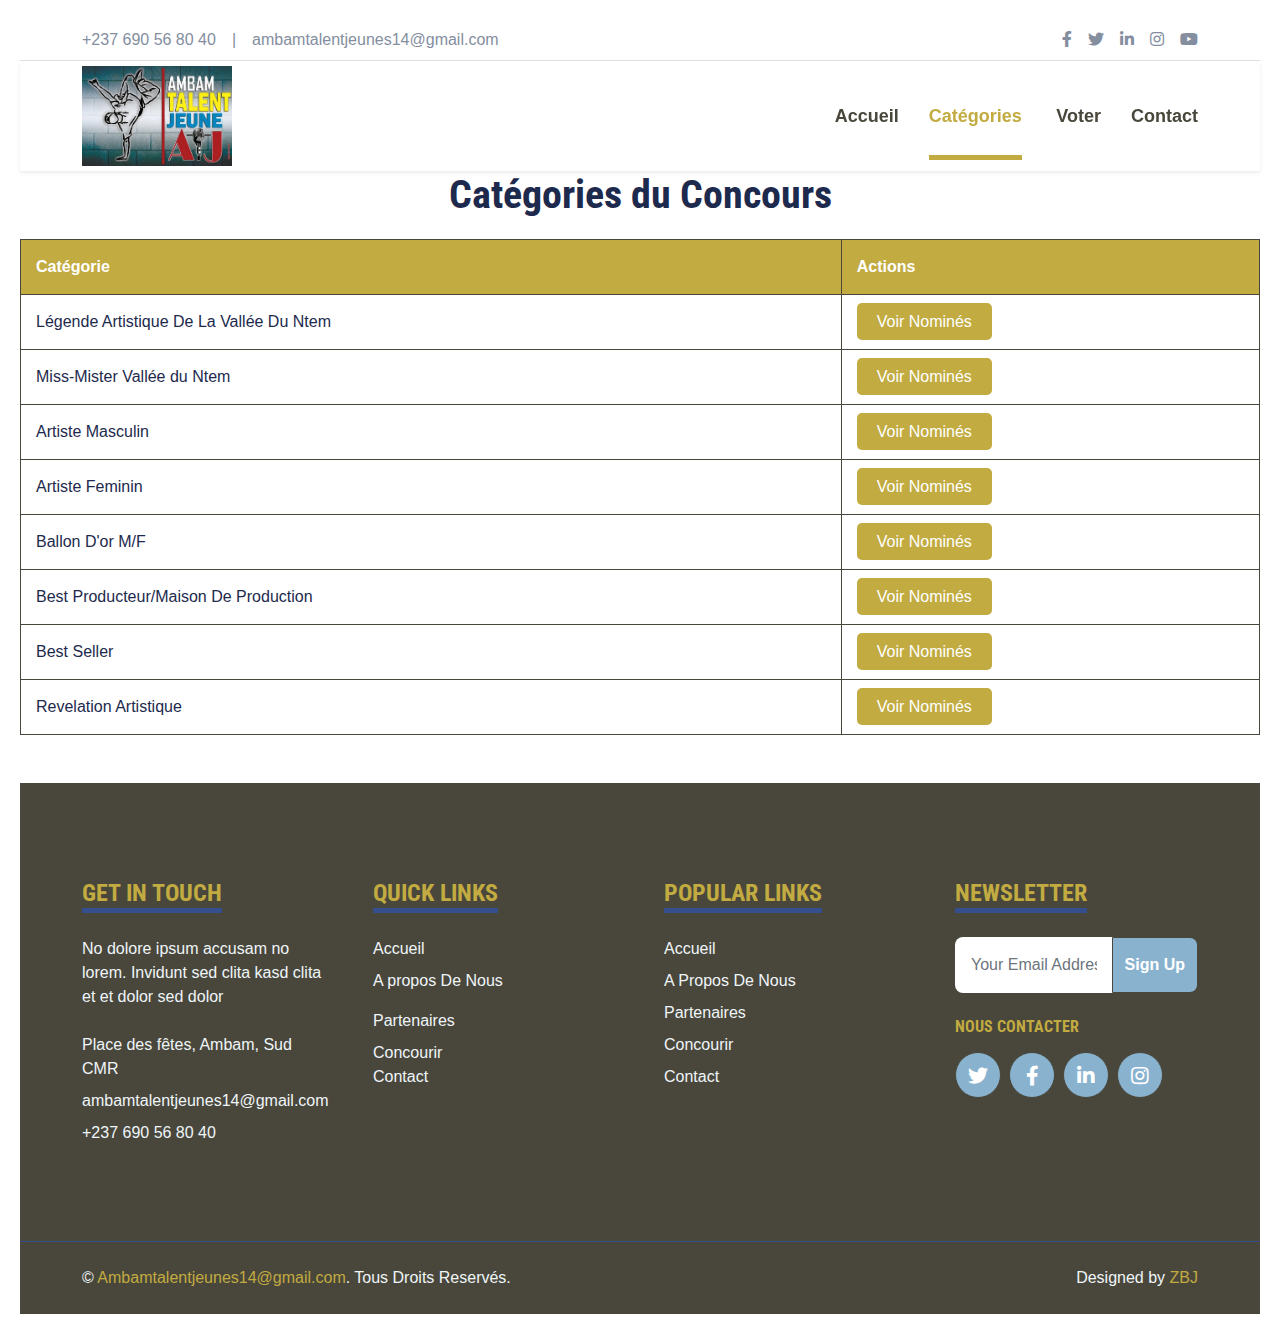
<file: categorie.html>
<!DOCTYPE html>
<html lang="FR">
  <head>
    <meta http-equiv="content-type" content="text/html; charset=utf-8">
    <title>AMBAM TALENT JEUNE</title>
    <meta content="width=device-width, initial-scale=1.0" name="viewport">
    <meta content="AMBAM  TALENT JEUNE" name="keywords">
    <meta content="AMBAM  TALENT JEUNE" name="description">
    <!-- Favicon -->
    <link href="img/favicon.ico" rel="icon">
    <!-- Google Web Fonts -->
    <link rel="preconnect" href="https://fonts.gstatic.com">
    <link href="https://fonts.googleapis.com/css2?family=Roboto+Condensed:wght@400;700&amp;family=Roboto:wght@400;700&amp;display=swap"

      rel="stylesheet">
    <!-- Icon Font Stylesheet -->
    <link href="https://cdnjs.cloudflare.com/ajax/libs/font-awesome/5.15.0/css/all.min.css"

      rel="stylesheet">
    <link href="https://cdn.jsdelivr.net/npm/bootstrap-icons@1.4.1/font/bootstrap-icons.css"

      rel="stylesheet">
    <!-- Libraries Stylesheet -->
    <link href="lib/owlcarousel/assets/owl.carousel.min.css" rel="stylesheet">
    <link href="lib/tempusdominus/css/tempusdominus-bootstrap-4.min.css" rel="stylesheet">
    <!-- Customized Bootstrap Stylesheet -->
    <link href="css/bootstrap.min.css" rel="stylesheet">
    <!-- Template Stylesheet -->
    <link href="css/style.css" rel="stylesheet">
    <style>
        body {
            font-family: Arial, sans-serif;
            margin: 0;
            padding: 20px;
            background-color: #fff;
        }
        h1 {
            text-align: center;
            margin-bottom: 20px;
        }
        table {
            width: 100%;
            border-collapse: collapse; /* Supprime les espaces entre les cellules */
            margin: 0 auto; /* Centre le tableau */
        }
        th, td {
            padding: 15px;
            text-align: center;
            border: 1px solid #49473B; /* Bordure des cellules */
            color: #1D2A4D;
            text-align: justify; /* Justifie le contenu des cellules */
        }
        th {
            background-color: #C2AB41; /* Couleur d'arrière-plan pour l'en-tête */
            color: white;
        }
        td {
            background-color: white; /* Couleur d'arrière-plan pour les cellules */
        }
        td a {
            background-color: #C2AB41; /* Couleur du bouton */
            color: white;
            padding: 10px 20px;
            border-radius: 5px;
            text-decoration: none; /* Supprime le soulignement */
            transition: background-color 0.3s; /* Transition pour l'effet */
        }
        td a:hover {
            background-color: #45a049; /* Couleur au survol */
        }
    </style>
  </head>
  <body>
    <!-- Topbar Start -->
    <div class="container-fluid py-2 border-bottom d-none d-lg-block">
      <div class="container">
        <div class="row">
          <div class="col-md-6 text-center text-lg-start mb-2 mb-lg-0">
            <div class="d-inline-flex align-items-center"> <a class="text-decoration-none text-body pe-3"

                href="">+237 690 56 80 40</a> <span class="text-body">|</span>
              <a class="text-decoration-none text-body px-3" href="">ambamtalentjeunes14@gmail.com</a>
            </div>
          </div>
          <div class="col-md-6 text-center text-lg-end">
            <div class="d-inline-flex align-items-center"> <a class="text-body px-2"

                href=""> <i class="fab fa-facebook-f"></i> </a> <a class="text-body px-2"

                href=""> <i class="fab fa-twitter"></i> </a> <a class="text-body px-2"

                href=""> <i class="fab fa-linkedin-in"></i> </a> <a class="text-body px-2"

                href=""> <i class="fab fa-instagram"></i> </a> <a class="text-body ps-2"

                href=""> <i class="fab fa-youtube"></i> </a> </div>
          </div>
        </div>
      </div>
    </div>
    <!-- Topbar End -->
    <!-- Navbar Start -->
    <div class="container-fluid sticky-top bg-white shadow-sm">
      <div class="container">
        <nav class="navbar navbar-expand-lg bg-white navbar-light py-3 py-lg-0">
          <a href="index.html" class="navbar-brand"> <img src="img/Logo.jpg" alt=""

              title="Logo" style="height: 100px; width: 150px;"> </a> <button

            class="navbar-toggler" type="button" data-bs-toggle="collapse" data-bs-target="#navbarCollapse">
            <span class="navbar-toggler-icon"></span> </button>
          <div class="collapse navbar-collapse" id="navbarCollapse">
            <div class="navbar-nav ms-auto py-0"> <a href="index.html" class="nav-item nav-link ">Accueil</a>
              <a href="categorie.html" class="nav-item nav-link active">Catégories</a>&nbsp;
              <a href="voter.html" class="nav-item nav-link">Voter</a>
              <a href="contact.html" class="nav-item nav-link">Contact</a> </div>
          </div>
        </nav>
      </div>
    </div>
    <!-- Navbar End -->
    <!-- About Start -->
    <h1>Catégories du Concours</h1>
    <table>
      <tbody>
        <tr>
          <th>Catégorie</th>
          <th>Actions</th>
        </tr>
        <tr>
          <td>Légende Artistique De La Vallée Du Ntem</td>
          <td><a href="nomines.html">Voir Nominés</a></td>
        </tr>
        <tr>
          <td>Miss-Mister Vallée du Ntem</td>
          <td><a href="nomines.html">Voir Nominés</a></td>
        </tr>
        <tr>
          <td>Artiste Masculin</td>
          <td><a href="nomines.html">Voir Nominés</a></td>
        </tr>
        <tr>
          <td>Artiste Feminin</td>
          <td><a href="nomines.html">Voir Nominés</a></td>
        </tr>
        <tr>
          <td>Ballon D'or M/F</td>
          <td><a href="nomines.html">Voir Nominés</a></td>
        </tr>
        <tr>
          <td>Best Producteur/Maison De Production</td>
          <td><a href="nomines.html">Voir Nominés</a></td>
        </tr>
        <tr>
          <td>Best Seller</td>
          <td><a href="nomines.html">Voir Nominés</a></td>
        </tr>
        <tr>
          <td>Revelation Artistique</td>
          <td><a href="nomines.html">Voir Nominés</a></td>
        </tr>
      </tbody>
    </table>
    <!-- About End -->
    <!-- Footer Start -->
    <div class="container-fluid bg-dark text-light mt-5 py-5">
      <div class="container py-5">
        <div class="row g-5">
          <div class="col-lg-3 col-md-6">
            <h4 class="d-inline-block text-primary text-uppercase border-bottom border-5 border-secondary mb-4">Get
              In Touch</h4>
            <p class="mb-4">No dolore ipsum accusam no lorem. Invidunt sed clita
              kasd clita et et dolor sed dolor</p>
            <p class="mb-2">Place des fêtes, Ambam, Sud CMR</p>
            <p class="mb-2">ambamtalentjeunes14@gmail.com</p>
            <p class="mb-0">+237 690 56 80 40 </p>
          </div>
          <div class="col-lg-3 col-md-6">
            <h4 class="d-inline-block text-primary text-uppercase border-bottom border-5 border-secondary mb-4">Quick
              Links</h4>
            <div class="d-flex flex-column justify-content-start"> <a class="text-light mb-2"

                href="#">Accueil</a></div>
            <div class="d-flex flex-column justify-content-start"><a class="text-light mb-2"

                href="#">A propos De Nous</a></div>
            <div class="d-flex flex-column justify-content-start"><a class="text-light mb-2"

                href="#"></a> <a class="text-light mb-2" href="#">Partenaires</a>
              Concourir&nbsp; <a class="text-light" href="#">Contact&nbsp;</a>
            </div>
          </div>
          <div class="col-lg-3 col-md-6">
            <h4 class="d-inline-block text-primary text-uppercase border-bottom border-5 border-secondary mb-4">Popular
              Links</h4>
            <div class="d-flex flex-column justify-content-start"> <a class="text-light mb-2"

                href="#">Accueil</a> <a class="text-light mb-2" href="#">A
                Propos De Nous</a> <a class="text-light mb-2" href="#">Partenaires</a>
              <a class="text-light mb-2" href="#">Concourir</a> <a class="text-light"

                href="#">Contact</a> </div>
          </div>
          <div class="col-lg-3 col-md-6">
            <h4 class="d-inline-block text-primary text-uppercase border-bottom border-5 border-secondary mb-4">Newsletter</h4>
            <form action="">
              <div class="input-group"> <input class="form-control p-3 border-0"

                  placeholder="Your Email Address" type="text"> <button class="btn btn-primary">Sign
                  Up</button> </div>
            </form>
            <h6 class="text-primary text-uppercase mt-4 mb-3">Nous contacter</h6>
            <div class="d-flex"> <a class="btn btn-lg btn-primary btn-lg-square rounded-circle me-2"

                href="#"><i class="fab fa-twitter"></i></a> <a class="btn btn-lg btn-primary btn-lg-square rounded-circle me-2"

                href="#"><i class="fab fa-facebook-f"></i></a> <a class="btn btn-lg btn-primary btn-lg-square rounded-circle me-2"

                href="#"><i class="fab fa-linkedin-in"></i></a> <a class="btn btn-lg btn-primary btn-lg-square rounded-circle"

                href="#"><i class="fab fa-instagram"></i></a> </div>
          </div>
        </div>
      </div>
    </div>
    <div class="container-fluid bg-dark text-light border-top border-secondary py-4">
      <div class="container">
        <div class="row g-5">
          <div class="col-md-6 text-center text-md-start">
            <p class="mb-md-0">© <a class="text-primary" href="#">Ambamtalentjeunes14@gmail.com</a>.
              Tous Droits Reservés.</p>
          </div>
          <div class="col-md-6 text-center text-md-end">
            <p class="mb-0">Designed by <a class="text-primary" href="https://htmlcodex.com">ZBJ<br>
              </a></p>
          </div>
        </div>
      </div>
    </div>
    <!-- Footer End -->
    <!-- Back to Top -->
    <!-- JavaScript Libraries -->
    <script src="https://code.jquery.com/jquery-3.4.1.min.js"></script>
    <script src="https://cdn.jsdelivr.net/npm/bootstrap@5.0.0/dist/js/bootstrap.bundle.min.js"></script>
    <script src="lib/easing/easing.min.js"></script>
    <script src="lib/waypoints/waypoints.min.js"></script>
    <script src="lib/owlcarousel/owl.carousel.min.js"></script>
    <script src="lib/tempusdominus/js/moment.min.js"></script>
    <script src="lib/tempusdominus/js/moment-timezone.min.js"></script>
    <script src="lib/tempusdominus/js/tempusdominus-bootstrap-4.min.js"></script>
    <!-- Template Javascript -->
    <script src="js/main.js"></script>
  </body>
</html>
</file>
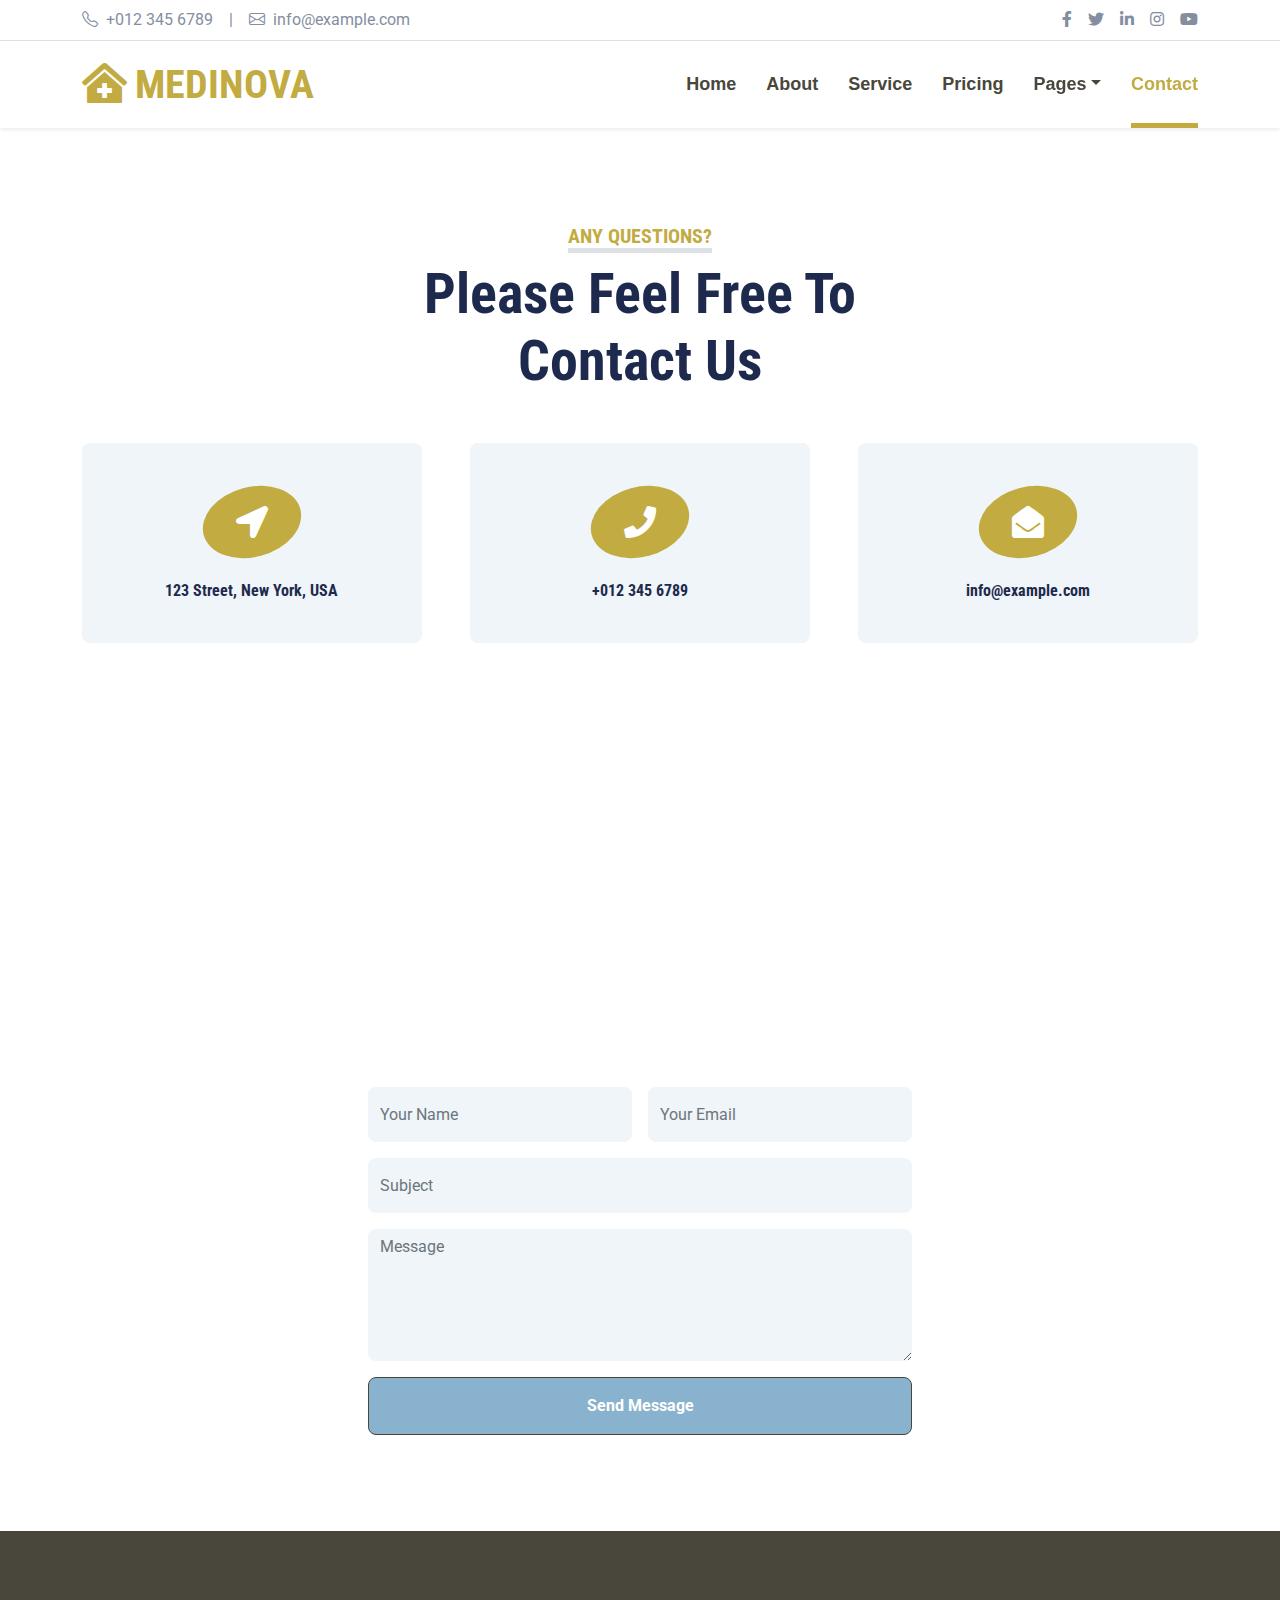
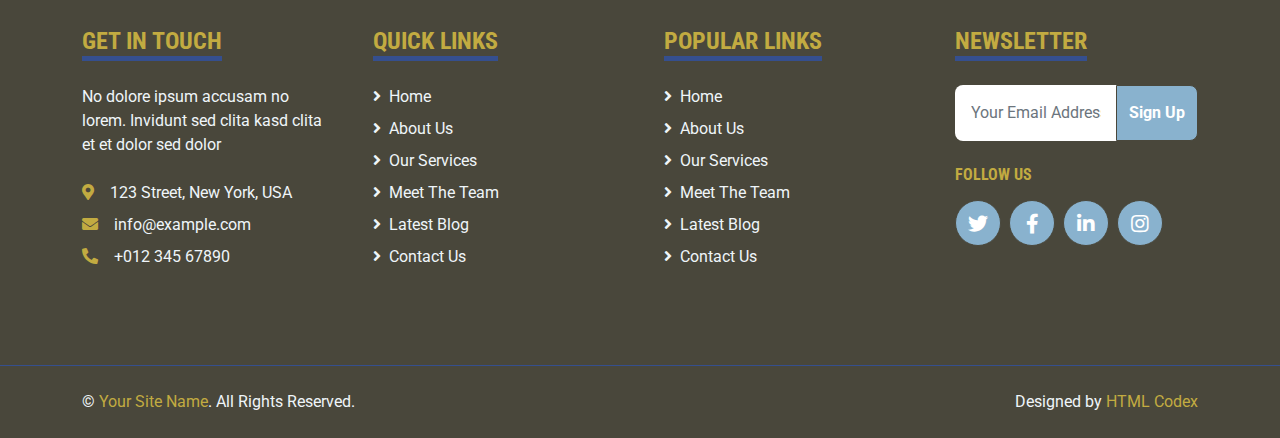
<file: contact.html>
<!DOCTYPE html>
<html lang="en">

<head>
    <meta charset="utf-8">
    <title>MEDINOVA - Hospital Website Template</title>
    <meta content="width=device-width, initial-scale=1.0" name="viewport">
    <meta content="Free HTML Templates" name="keywords">
    <meta content="Free HTML Templates" name="description">

    <!-- Favicon -->
    <link href="img/favicon.ico" rel="icon">

    <!-- Google Web Fonts -->
    <link rel="preconnect" href="https://fonts.gstatic.com">
    <link href="https://fonts.googleapis.com/css2?family=Roboto+Condensed:wght@400;700&family=Roboto:wght@400;700&display=swap" rel="stylesheet">  

    <!-- Icon Font Stylesheet -->
    <link href="https://cdnjs.cloudflare.com/ajax/libs/font-awesome/5.15.0/css/all.min.css" rel="stylesheet">
    <link href="https://cdn.jsdelivr.net/npm/bootstrap-icons@1.4.1/font/bootstrap-icons.css" rel="stylesheet">

    <!-- Libraries Stylesheet -->
    <link href="lib/owlcarousel/assets/owl.carousel.min.css" rel="stylesheet">
    <link href="lib/tempusdominus/css/tempusdominus-bootstrap-4.min.css" rel="stylesheet" />

    <!-- Customized Bootstrap Stylesheet -->
    <link href="css/bootstrap.min.css" rel="stylesheet">

    <!-- Template Stylesheet -->
    <link href="css/style.css" rel="stylesheet">
</head>

<body>
    <!-- Topbar Start -->
    <div class="container-fluid py-2 border-bottom d-none d-lg-block">
        <div class="container">
            <div class="row">
                <div class="col-md-6 text-center text-lg-start mb-2 mb-lg-0">
                    <div class="d-inline-flex align-items-center">
                        <a class="text-decoration-none text-body pe-3" href=""><i class="bi bi-telephone me-2"></i>+012 345 6789</a>
                        <span class="text-body">|</span>
                        <a class="text-decoration-none text-body px-3" href=""><i class="bi bi-envelope me-2"></i>info@example.com</a>
                    </div>
                </div>
                <div class="col-md-6 text-center text-lg-end">
                    <div class="d-inline-flex align-items-center">
                        <a class="text-body px-2" href="">
                            <i class="fab fa-facebook-f"></i>
                        </a>
                        <a class="text-body px-2" href="">
                            <i class="fab fa-twitter"></i>
                        </a>
                        <a class="text-body px-2" href="">
                            <i class="fab fa-linkedin-in"></i>
                        </a>
                        <a class="text-body px-2" href="">
                            <i class="fab fa-instagram"></i>
                        </a>
                        <a class="text-body ps-2" href="">
                            <i class="fab fa-youtube"></i>
                        </a>
                    </div>
                </div>
            </div>
        </div>
    </div>
    <!-- Topbar End -->


    <!-- Navbar Start -->
    <div class="container-fluid sticky-top bg-white shadow-sm mb-5">
        <div class="container">
            <nav class="navbar navbar-expand-lg bg-white navbar-light py-3 py-lg-0">
                <a href="index.html" class="navbar-brand">
                    <h1 class="m-0 text-uppercase text-primary"><i class="fa fa-clinic-medical me-2"></i>Medinova</h1>
                </a>
                <button class="navbar-toggler" type="button" data-bs-toggle="collapse" data-bs-target="#navbarCollapse">
                    <span class="navbar-toggler-icon"></span>
                </button>
                <div class="collapse navbar-collapse" id="navbarCollapse">
                    <div class="navbar-nav ms-auto py-0">
                        <a href="index.html" class="nav-item nav-link">Home</a>
                        <a href="about.html" class="nav-item nav-link">About</a>
                        <a href="service.html" class="nav-item nav-link">Service</a>
                        <a href="price.html" class="nav-item nav-link">Pricing</a>
                        <div class="nav-item dropdown">
                            <a href="#" class="nav-link dropdown-toggle" data-bs-toggle="dropdown">Pages</a>
                            <div class="dropdown-menu m-0">
                                <a href="blog.html" class="dropdown-item">Blog Grid</a>
                                <a href="detail.html" class="dropdown-item">Blog Detail</a>
                                <a href="team.html" class="dropdown-item">The Team</a>
                                <a href="testimonial.html" class="dropdown-item">Testimonial</a>
                                <a href="appointment.html" class="dropdown-item">Appointment</a>
                                <a href="search.html" class="dropdown-item">Search</a>
                            </div>
                        </div>
                        <a href="contact.html" class="nav-item nav-link active">Contact</a>
                    </div>
                </div>
            </nav>
        </div>
    </div>
    <!-- Navbar End -->


    <!-- Contact Start -->
    <div class="container-fluid pt-5">
        <div class="container">
            <div class="text-center mx-auto mb-5" style="max-width: 500px;">
                <h5 class="d-inline-block text-primary text-uppercase border-bottom border-5">Any Questions?</h5>
                <h1 class="display-4">Please Feel Free To Contact Us</h1>
            </div>
            <div class="row g-5 mb-5">
                <div class="col-lg-4">
                    <div class="bg-light rounded d-flex flex-column align-items-center justify-content-center text-center" style="height: 200px;">
                        <div class="d-flex align-items-center justify-content-center bg-primary rounded-circle mb-4" style="width: 100px; height: 70px; transform: rotate(-15deg);">
                            <i class="fa fa-2x fa-location-arrow text-white" style="transform: rotate(15deg);"></i>
                        </div>
                        <h6 class="mb-0">123 Street, New York, USA</h6>
                    </div>
                </div>
                <div class="col-lg-4">
                    <div class="bg-light rounded d-flex flex-column align-items-center justify-content-center text-center" style="height: 200px;">
                        <div class="d-flex align-items-center justify-content-center bg-primary rounded-circle mb-4" style="width: 100px; height: 70px; transform: rotate(-15deg);">
                            <i class="fa fa-2x fa-phone text-white" style="transform: rotate(15deg);"></i>
                        </div>
                        <h6 class="mb-0">+012 345 6789</h6>
                    </div>
                </div>
                <div class="col-lg-4">
                    <div class="bg-light rounded d-flex flex-column align-items-center justify-content-center text-center" style="height: 200px;">
                        <div class="d-flex align-items-center justify-content-center bg-primary rounded-circle mb-4" style="width: 100px; height: 70px; transform: rotate(-15deg);">
                            <i class="fa fa-2x fa-envelope-open text-white" style="transform: rotate(15deg);"></i>
                        </div>
                        <h6 class="mb-0">info@example.com</h6>
                    </div>
                </div>
            </div>
            <div class="row">
                <div class="col-12" style="height: 500px;">
                    <div class="position-relative h-100">
                        <iframe class="position-relative w-100 h-100"
                            src="https://www.google.com/maps/embed?pb=!1m18!1m12!1m3!1d3001156.4288297426!2d-78.01371936852176!3d42.72876761954724!2m3!1f0!2f0!3f0!3m2!1i1024!2i768!4f13.1!3m3!1m2!1s0x4ccc4bf0f123a5a9%3A0xddcfc6c1de189567!2sNew%20York%2C%20USA!5e0!3m2!1sen!2sbd!4v1603794290143!5m2!1sen!2sbd"
                            frameborder="0" style="border:0;" allowfullscreen="" aria-hidden="false"
                            tabindex="0"></iframe>
                    </div>
                </div>
            </div>
            <div class="row justify-content-center position-relative" style="margin-top: -200px; z-index: 1;">
                <div class="col-lg-8">
                    <div class="bg-white rounded p-5 m-5 mb-0">
                        <form>
                            <div class="row g-3">
                                <div class="col-12 col-sm-6">
                                    <input type="text" class="form-control bg-light border-0" placeholder="Your Name" style="height: 55px;">
                                </div>
                                <div class="col-12 col-sm-6">
                                    <input type="email" class="form-control bg-light border-0" placeholder="Your Email" style="height: 55px;">
                                </div>
                                <div class="col-12">
                                    <input type="text" class="form-control bg-light border-0" placeholder="Subject" style="height: 55px;">
                                </div>
                                <div class="col-12">
                                    <textarea class="form-control bg-light border-0" rows="5" placeholder="Message"></textarea>
                                </div>
                                <div class="col-12">
                                    <button class="btn btn-primary w-100 py-3" type="submit">Send Message</button>
                                </div>
                            </div>
                        </form>
                    </div>
                </div>
            </div>
        </div>
    </div>
    <!-- Contact End -->


    <!-- Footer Start -->
    <div class="container-fluid bg-dark text-light mt-5 py-5">
        <div class="container py-5">
            <div class="row g-5">
                <div class="col-lg-3 col-md-6">
                    <h4 class="d-inline-block text-primary text-uppercase border-bottom border-5 border-secondary mb-4">Get In Touch</h4>
                    <p class="mb-4">No dolore ipsum accusam no lorem. Invidunt sed clita kasd clita et et dolor sed dolor</p>
                    <p class="mb-2"><i class="fa fa-map-marker-alt text-primary me-3"></i>123 Street, New York, USA</p>
                    <p class="mb-2"><i class="fa fa-envelope text-primary me-3"></i>info@example.com</p>
                    <p class="mb-0"><i class="fa fa-phone-alt text-primary me-3"></i>+012 345 67890</p>
                </div>
                <div class="col-lg-3 col-md-6">
                    <h4 class="d-inline-block text-primary text-uppercase border-bottom border-5 border-secondary mb-4">Quick Links</h4>
                    <div class="d-flex flex-column justify-content-start">
                        <a class="text-light mb-2" href="#"><i class="fa fa-angle-right me-2"></i>Home</a>
                        <a class="text-light mb-2" href="#"><i class="fa fa-angle-right me-2"></i>About Us</a>
                        <a class="text-light mb-2" href="#"><i class="fa fa-angle-right me-2"></i>Our Services</a>
                        <a class="text-light mb-2" href="#"><i class="fa fa-angle-right me-2"></i>Meet The Team</a>
                        <a class="text-light mb-2" href="#"><i class="fa fa-angle-right me-2"></i>Latest Blog</a>
                        <a class="text-light" href="#"><i class="fa fa-angle-right me-2"></i>Contact Us</a>
                    </div>
                </div>
                <div class="col-lg-3 col-md-6">
                    <h4 class="d-inline-block text-primary text-uppercase border-bottom border-5 border-secondary mb-4">Popular Links</h4>
                    <div class="d-flex flex-column justify-content-start">
                        <a class="text-light mb-2" href="#"><i class="fa fa-angle-right me-2"></i>Home</a>
                        <a class="text-light mb-2" href="#"><i class="fa fa-angle-right me-2"></i>About Us</a>
                        <a class="text-light mb-2" href="#"><i class="fa fa-angle-right me-2"></i>Our Services</a>
                        <a class="text-light mb-2" href="#"><i class="fa fa-angle-right me-2"></i>Meet The Team</a>
                        <a class="text-light mb-2" href="#"><i class="fa fa-angle-right me-2"></i>Latest Blog</a>
                        <a class="text-light" href="#"><i class="fa fa-angle-right me-2"></i>Contact Us</a>
                    </div>
                </div>
                <div class="col-lg-3 col-md-6">
                    <h4 class="d-inline-block text-primary text-uppercase border-bottom border-5 border-secondary mb-4">Newsletter</h4>
                    <form action="">
                        <div class="input-group">
                            <input type="text" class="form-control p-3 border-0" placeholder="Your Email Address">
                            <button class="btn btn-primary">Sign Up</button>
                        </div>
                    </form>
                    <h6 class="text-primary text-uppercase mt-4 mb-3">Follow Us</h6>
                    <div class="d-flex">
                        <a class="btn btn-lg btn-primary btn-lg-square rounded-circle me-2" href="#"><i class="fab fa-twitter"></i></a>
                        <a class="btn btn-lg btn-primary btn-lg-square rounded-circle me-2" href="#"><i class="fab fa-facebook-f"></i></a>
                        <a class="btn btn-lg btn-primary btn-lg-square rounded-circle me-2" href="#"><i class="fab fa-linkedin-in"></i></a>
                        <a class="btn btn-lg btn-primary btn-lg-square rounded-circle" href="#"><i class="fab fa-instagram"></i></a>
                    </div>
                </div>
            </div>
        </div>
    </div>
    <div class="container-fluid bg-dark text-light border-top border-secondary py-4">
        <div class="container">
            <div class="row g-5">
                <div class="col-md-6 text-center text-md-start">
                    <p class="mb-md-0">&copy; <a class="text-primary" href="#">Your Site Name</a>. All Rights Reserved.</p>
                </div>
                <div class="col-md-6 text-center text-md-end">
                    <p class="mb-0">Designed by <a class="text-primary" href="https://htmlcodex.com">HTML Codex</a></p>
                </div>
            </div>
        </div>
    </div>
    <!-- Footer End -->


    <!-- Back to Top -->
    <a href="#" class="btn btn-lg btn-primary btn-lg-square back-to-top"><i class="bi bi-arrow-up"></i></a>


    <!-- JavaScript Libraries -->
    <script src="https://code.jquery.com/jquery-3.4.1.min.js"></script>
    <script src="https://cdn.jsdelivr.net/npm/bootstrap@5.0.0/dist/js/bootstrap.bundle.min.js"></script>
    <script src="lib/easing/easing.min.js"></script>
    <script src="lib/waypoints/waypoints.min.js"></script>
    <script src="lib/owlcarousel/owl.carousel.min.js"></script>
    <script src="lib/tempusdominus/js/moment.min.js"></script>
    <script src="lib/tempusdominus/js/moment-timezone.min.js"></script>
    <script src="lib/tempusdominus/js/tempusdominus-bootstrap-4.min.js"></script>

    <!-- Template Javascript -->
    <script src="js/main.js"></script>
</body>

</html>
</file>
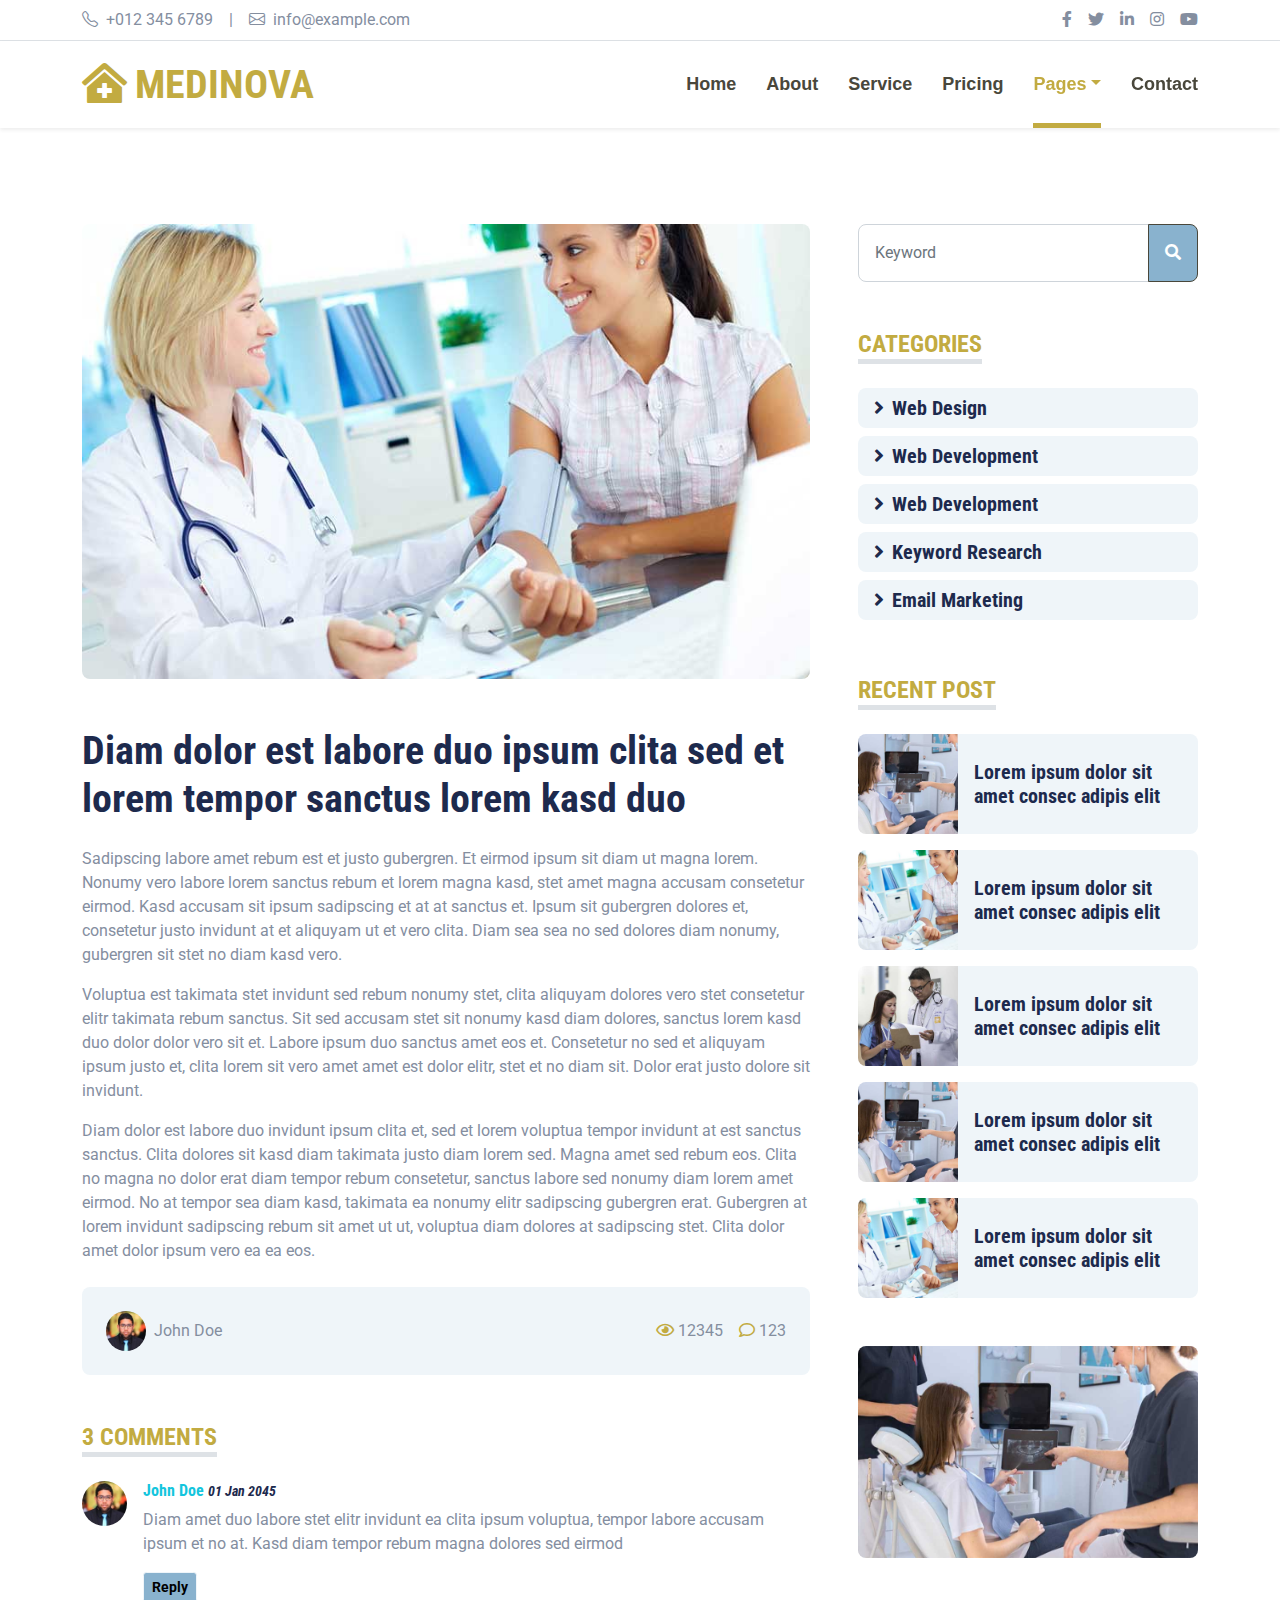
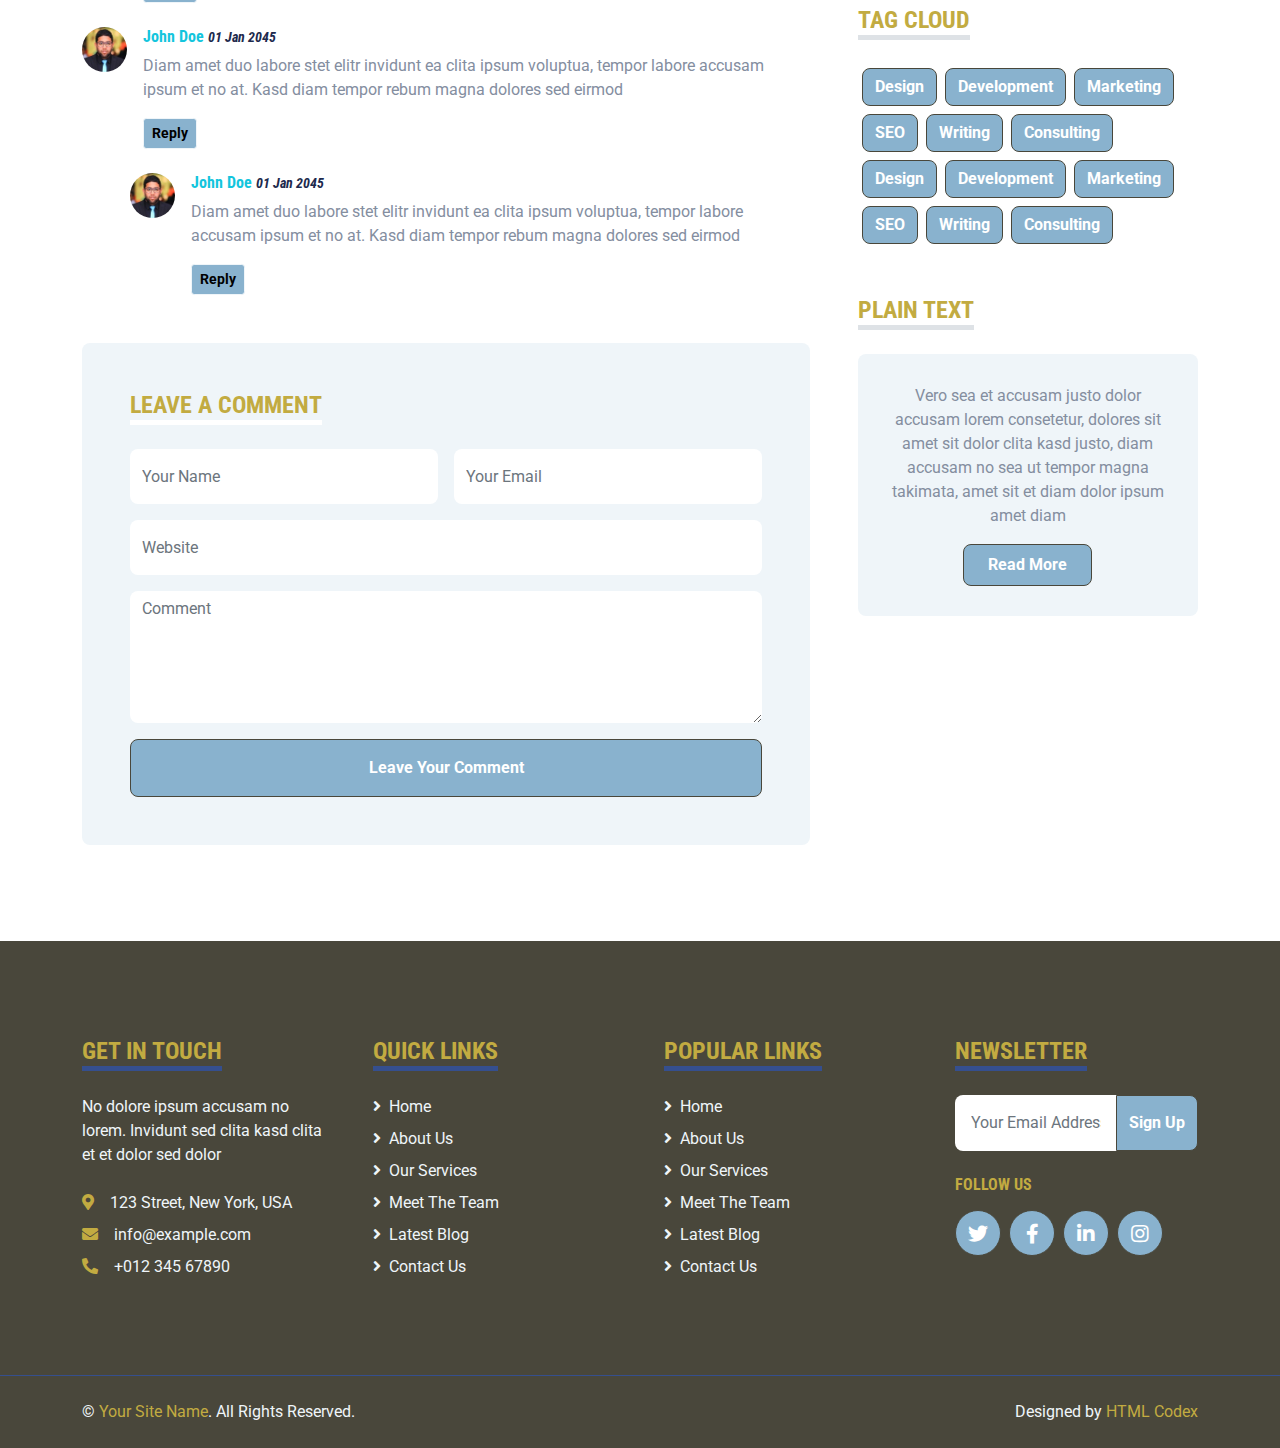
<file: detail.html>
<!DOCTYPE html>
<html lang="en">

<head>
    <meta charset="utf-8">
    <title>MEDINOVA - Hospital Website Template</title>
    <meta content="width=device-width, initial-scale=1.0" name="viewport">
    <meta content="Free HTML Templates" name="keywords">
    <meta content="Free HTML Templates" name="description">

    <!-- Favicon -->
    <link href="img/favicon.ico" rel="icon">

    <!-- Google Web Fonts -->
    <link rel="preconnect" href="https://fonts.gstatic.com">
    <link href="https://fonts.googleapis.com/css2?family=Roboto+Condensed:wght@400;700&family=Roboto:wght@400;700&display=swap" rel="stylesheet">  

    <!-- Icon Font Stylesheet -->
    <link href="https://cdnjs.cloudflare.com/ajax/libs/font-awesome/5.15.0/css/all.min.css" rel="stylesheet">
    <link href="https://cdn.jsdelivr.net/npm/bootstrap-icons@1.4.1/font/bootstrap-icons.css" rel="stylesheet">

    <!-- Libraries Stylesheet -->
    <link href="lib/owlcarousel/assets/owl.carousel.min.css" rel="stylesheet">
    <link href="lib/tempusdominus/css/tempusdominus-bootstrap-4.min.css" rel="stylesheet" />

    <!-- Customized Bootstrap Stylesheet -->
    <link href="css/bootstrap.min.css" rel="stylesheet">

    <!-- Template Stylesheet -->
    <link href="css/style.css" rel="stylesheet">
</head>

<body>
    <!-- Topbar Start -->
    <div class="container-fluid py-2 border-bottom d-none d-lg-block">
        <div class="container">
            <div class="row">
                <div class="col-md-6 text-center text-lg-start mb-2 mb-lg-0">
                    <div class="d-inline-flex align-items-center">
                        <a class="text-decoration-none text-body pe-3" href=""><i class="bi bi-telephone me-2"></i>+012 345 6789</a>
                        <span class="text-body">|</span>
                        <a class="text-decoration-none text-body px-3" href=""><i class="bi bi-envelope me-2"></i>info@example.com</a>
                    </div>
                </div>
                <div class="col-md-6 text-center text-lg-end">
                    <div class="d-inline-flex align-items-center">
                        <a class="text-body px-2" href="">
                            <i class="fab fa-facebook-f"></i>
                        </a>
                        <a class="text-body px-2" href="">
                            <i class="fab fa-twitter"></i>
                        </a>
                        <a class="text-body px-2" href="">
                            <i class="fab fa-linkedin-in"></i>
                        </a>
                        <a class="text-body px-2" href="">
                            <i class="fab fa-instagram"></i>
                        </a>
                        <a class="text-body ps-2" href="">
                            <i class="fab fa-youtube"></i>
                        </a>
                    </div>
                </div>
            </div>
        </div>
    </div>
    <!-- Topbar End -->


    <!-- Navbar Start -->
    <div class="container-fluid sticky-top bg-white shadow-sm mb-5">
        <div class="container">
            <nav class="navbar navbar-expand-lg bg-white navbar-light py-3 py-lg-0">
                <a href="index.html" class="navbar-brand">
                    <h1 class="m-0 text-uppercase text-primary"><i class="fa fa-clinic-medical me-2"></i>Medinova</h1>
                </a>
                <button class="navbar-toggler" type="button" data-bs-toggle="collapse" data-bs-target="#navbarCollapse">
                    <span class="navbar-toggler-icon"></span>
                </button>
                <div class="collapse navbar-collapse" id="navbarCollapse">
                    <div class="navbar-nav ms-auto py-0">
                        <a href="index.html" class="nav-item nav-link">Home</a>
                        <a href="about.html" class="nav-item nav-link">About</a>
                        <a href="service.html" class="nav-item nav-link">Service</a>
                        <a href="price.html" class="nav-item nav-link">Pricing</a>
                        <div class="nav-item dropdown">
                            <a href="#" class="nav-link dropdown-toggle active" data-bs-toggle="dropdown">Pages</a>
                            <div class="dropdown-menu m-0">
                                <a href="blog.html" class="dropdown-item">Blog Grid</a>
                                <a href="detail.html" class="dropdown-item active">Blog Detail</a>
                                <a href="team.html" class="dropdown-item">The Team</a>
                                <a href="testimonial.html" class="dropdown-item">Testimonial</a>
                                <a href="appointment.html" class="dropdown-item">Appointment</a>
                                <a href="search.html" class="dropdown-item">Search</a>
                            </div>
                        </div>
                        <a href="contact.html" class="nav-item nav-link">Contact</a>
                    </div>
                </div>
            </nav>
        </div>
    </div>
    <!-- Navbar End -->


    <!-- Blog Start -->
    <div class="container py-5">
        <div class="row g-5">
            <div class="col-lg-8">
                <!-- Blog Detail Start -->
                <div class="mb-5">
                    <img class="img-fluid w-100 rounded mb-5" src="img/blog-2.jpg" alt="">
                    <h1 class="mb-4">Diam dolor est labore duo ipsum clita sed et lorem tempor sanctus lorem kasd duo</h1>
                    <p>Sadipscing labore amet rebum est et justo gubergren. Et eirmod ipsum sit diam ut
                        magna lorem. Nonumy vero labore lorem sanctus rebum et lorem magna kasd, stet
                        amet magna accusam consetetur eirmod. Kasd accusam sit ipsum sadipscing et at at
                        sanctus et. Ipsum sit gubergren dolores et, consetetur justo invidunt at et
                        aliquyam ut et vero clita. Diam sea sea no sed dolores diam nonumy, gubergren
                        sit stet no diam kasd vero.</p>
                    <p>Voluptua est takimata stet invidunt sed rebum nonumy stet, clita aliquyam dolores
                        vero stet consetetur elitr takimata rebum sanctus. Sit sed accusam stet sit
                        nonumy kasd diam dolores, sanctus lorem kasd duo dolor dolor vero sit et. Labore
                        ipsum duo sanctus amet eos et. Consetetur no sed et aliquyam ipsum justo et,
                        clita lorem sit vero amet amet est dolor elitr, stet et no diam sit. Dolor erat
                        justo dolore sit invidunt.</p>
                    <p>Diam dolor est labore duo invidunt ipsum clita et, sed et lorem voluptua tempor
                        invidunt at est sanctus sanctus. Clita dolores sit kasd diam takimata justo diam
                        lorem sed. Magna amet sed rebum eos. Clita no magna no dolor erat diam tempor
                        rebum consetetur, sanctus labore sed nonumy diam lorem amet eirmod. No at tempor
                        sea diam kasd, takimata ea nonumy elitr sadipscing gubergren erat. Gubergren at
                        lorem invidunt sadipscing rebum sit amet ut ut, voluptua diam dolores at
                        sadipscing stet. Clita dolor amet dolor ipsum vero ea ea eos.</p>
                    <div class="d-flex justify-content-between bg-light rounded p-4 mt-4 mb-4">
                        <div class="d-flex align-items-center">
                            <img class="rounded-circle me-2" src="img/user.jpg" width="40" height="40" alt="">
                            <span>John Doe</span>
                        </div>
                        <div class="d-flex align-items-center">
                            <span class="ms-3"><i class="far fa-eye text-primary me-1"></i>12345</span>
                            <span class="ms-3"><i class="far fa-comment text-primary me-1"></i>123</span>
                        </div>
                    </div>
                </div>
                <!-- Blog Detail End -->

                <!-- Comment List Start -->
                <div class="mb-5">
                    <h4 class="d-inline-block text-primary text-uppercase border-bottom border-5 mb-4">3 Comments</h4>
                    <div class="d-flex mb-4">
                        <img src="img/user.jpg" class="img-fluid rounded-circle" style="width: 45px; height: 45px;">
                        <div class="ps-3">
                            <h6><a href="">John Doe</a> <small><i>01 Jan 2045</i></small></h6>
                            <p>Diam amet duo labore stet elitr invidunt ea clita ipsum voluptua, tempor labore
                                accusam ipsum et no at. Kasd diam tempor rebum magna dolores sed eirmod</p>
                            <button class="btn btn-sm btn-light">Reply</button>
                        </div>
                    </div>
                    <div class="d-flex mb-4">
                        <img src="img/user.jpg" class="img-fluid rounded-circle" style="width: 45px; height: 45px;">
                        <div class="ps-3">
                            <h6><a href="">John Doe</a> <small><i>01 Jan 2045</i></small></h6>
                            <p>Diam amet duo labore stet elitr invidunt ea clita ipsum voluptua, tempor labore
                                accusam ipsum et no at. Kasd diam tempor rebum magna dolores sed eirmod</p>
                            <button class="btn btn-sm btn-light">Reply</button>
                        </div>
                    </div>
                    <div class="d-flex ms-5 mb-4">
                        <img src="img/user.jpg" class="img-fluid rounded-circle" style="width: 45px; height: 45px;">
                        <div class="ps-3">
                            <h6><a href="">John Doe</a> <small><i>01 Jan 2045</i></small></h6>
                            <p>Diam amet duo labore stet elitr invidunt ea clita ipsum voluptua, tempor labore
                                accusam ipsum et no at. Kasd diam tempor rebum magna dolores sed eirmod</p>
                            <button class="btn btn-sm btn-light">Reply</button>
                        </div>
                    </div>
                </div>
                <!-- Comment List End -->

                <!-- Comment Form Start -->
                <div class="bg-light rounded p-5">
                    <h4 class="d-inline-block text-primary text-uppercase border-bottom border-5 border-white mb-4">Leave a comment</h4>
                    <form>
                        <div class="row g-3">
                            <div class="col-12 col-sm-6">
                                <input type="text" class="form-control bg-white border-0" placeholder="Your Name" style="height: 55px;">
                            </div>
                            <div class="col-12 col-sm-6">
                                <input type="email" class="form-control bg-white border-0" placeholder="Your Email" style="height: 55px;">
                            </div>
                            <div class="col-12">
                                <input type="text" class="form-control bg-white border-0" placeholder="Website" style="height: 55px;">
                            </div>
                            <div class="col-12">
                                <textarea class="form-control bg-white border-0" rows="5" placeholder="Comment"></textarea>
                            </div>
                            <div class="col-12">
                                <button class="btn btn-primary w-100 py-3" type="submit">Leave Your Comment</button>
                            </div>
                        </div>
                    </form>
                </div>
                <!-- Comment Form End -->
            </div>

            <!-- Sidebar Start -->
            <div class="col-lg-4">
                <!-- Search Form Start -->
                <div class="mb-5">
                    <div class="input-group">
                        <input type="text" class="form-control p-3" placeholder="Keyword">
                        <button class="btn btn-primary px-3"><i class="fa fa-search"></i></button>
                    </div>
                </div>
                <!-- Search Form End -->

                <!-- Category Start -->
                <div class="mb-5">
                    <h4 class="d-inline-block text-primary text-uppercase border-bottom border-5 mb-4">Categories</h4>
                    <div class="d-flex flex-column justify-content-start">
                        <a class="h5 bg-light rounded py-2 px-3 mb-2" href="#"><i class="fa fa-angle-right me-2"></i>Web Design</a>
                        <a class="h5 bg-light rounded py-2 px-3 mb-2" href="#"><i class="fa fa-angle-right me-2"></i>Web Development</a>
                        <a class="h5 bg-light rounded py-2 px-3 mb-2" href="#"><i class="fa fa-angle-right me-2"></i>Web Development</a>
                        <a class="h5 bg-light rounded py-2 px-3 mb-2" href="#"><i class="fa fa-angle-right me-2"></i>Keyword Research</a>
                        <a class="h5 bg-light rounded py-2 px-3 mb-2" href="#"><i class="fa fa-angle-right me-2"></i>Email Marketing</a>
                    </div>
                </div>
                <!-- Category End -->

                <!-- Recent Post Start -->
                <div class="mb-5">
                    <h4 class="d-inline-block text-primary text-uppercase border-bottom border-5 mb-4">Recent Post</h4>
                    <div class="d-flex rounded overflow-hidden mb-3">
                        <img class="img-fluid" src="img/blog-1.jpg" style="width: 100px; height: 100px; object-fit: cover;" alt="">
                        <a href="" class="h5 d-flex align-items-center bg-light px-3 mb-0">Lorem ipsum dolor sit amet consec adipis elit
                        </a>
                    </div>
                    <div class="d-flex rounded overflow-hidden mb-3">
                        <img class="img-fluid" src="img/blog-2.jpg" style="width: 100px; height: 100px; object-fit: cover;" alt="">
                        <a href="" class="h5 d-flex align-items-center bg-light px-3 mb-0">Lorem ipsum dolor sit amet consec adipis elit
                        </a>
                    </div>
                    <div class="d-flex rounded overflow-hidden mb-3">
                        <img class="img-fluid" src="img/blog-3.jpg" style="width: 100px; height: 100px; object-fit: cover;" alt="">
                        <a href="" class="h5 d-flex align-items-center bg-light px-3 mb-0">Lorem ipsum dolor sit amet consec adipis elit
                        </a>
                    </div>
                    <div class="d-flex rounded overflow-hidden mb-3">
                        <img class="img-fluid" src="img/blog-1.jpg" style="width: 100px; height: 100px; object-fit: cover;" alt="">
                        <a href="" class="h5 d-flex align-items-center bg-light px-3 mb-0">Lorem ipsum dolor sit amet consec adipis elit
                        </a>
                    </div>
                    <div class="d-flex rounded overflow-hidden mb-3">
                        <img class="img-fluid" src="img/blog-2.jpg" style="width: 100px; height: 100px; object-fit: cover;" alt="">
                        <a href="" class="h5 d-flex align-items-center bg-light px-3 mb-0">Lorem ipsum dolor sit amet consec adipis elit
                        </a>
                    </div>
                </div>
                <!-- Recent Post End -->

                <!-- Image Start -->
                <div class="mb-5">
                    <img src="img/blog-1.jpg" alt="" class="img-fluid rounded">
                </div>
                <!-- Image End -->

                <!-- Tags Start -->
                <div class="mb-5">
                    <h4 class="d-inline-block text-primary text-uppercase border-bottom border-5 mb-4">Tag Cloud</h4>
                    <div class="d-flex flex-wrap m-n1">
                        <a href="" class="btn btn-primary m-1">Design</a>
                        <a href="" class="btn btn-primary m-1">Development</a>
                        <a href="" class="btn btn-primary m-1">Marketing</a>
                        <a href="" class="btn btn-primary m-1">SEO</a>
                        <a href="" class="btn btn-primary m-1">Writing</a>
                        <a href="" class="btn btn-primary m-1">Consulting</a>
                        <a href="" class="btn btn-primary m-1">Design</a>
                        <a href="" class="btn btn-primary m-1">Development</a>
                        <a href="" class="btn btn-primary m-1">Marketing</a>
                        <a href="" class="btn btn-primary m-1">SEO</a>
                        <a href="" class="btn btn-primary m-1">Writing</a>
                        <a href="" class="btn btn-primary m-1">Consulting</a>
                    </div>
                </div>
                <!-- Tags End -->

                <!-- Plain Text Start -->
                <div>
                    <h4 class="d-inline-block text-primary text-uppercase border-bottom border-5 mb-4">Plain Text</h4>
                    <div class="bg-light rounded text-center" style="padding: 30px;">
                        <p>Vero sea et accusam justo dolor accusam lorem consetetur, dolores sit amet sit dolor clita kasd justo, diam accusam no sea ut tempor magna takimata, amet sit et diam dolor ipsum amet diam</p>
                        <a href="" class="btn btn-primary py-2 px-4">Read More</a>
                    </div>
                </div>
                <!-- Plain Text End -->
            </div>
            <!-- Sidebar End -->
        </div>
    </div>
    <!-- Blog End -->


    <!-- Footer Start -->
    <div class="container-fluid bg-dark text-light mt-5 py-5">
        <div class="container py-5">
            <div class="row g-5">
                <div class="col-lg-3 col-md-6">
                    <h4 class="d-inline-block text-primary text-uppercase border-bottom border-5 border-secondary mb-4">Get In Touch</h4>
                    <p class="mb-4">No dolore ipsum accusam no lorem. Invidunt sed clita kasd clita et et dolor sed dolor</p>
                    <p class="mb-2"><i class="fa fa-map-marker-alt text-primary me-3"></i>123 Street, New York, USA</p>
                    <p class="mb-2"><i class="fa fa-envelope text-primary me-3"></i>info@example.com</p>
                    <p class="mb-0"><i class="fa fa-phone-alt text-primary me-3"></i>+012 345 67890</p>
                </div>
                <div class="col-lg-3 col-md-6">
                    <h4 class="d-inline-block text-primary text-uppercase border-bottom border-5 border-secondary mb-4">Quick Links</h4>
                    <div class="d-flex flex-column justify-content-start">
                        <a class="text-light mb-2" href="#"><i class="fa fa-angle-right me-2"></i>Home</a>
                        <a class="text-light mb-2" href="#"><i class="fa fa-angle-right me-2"></i>About Us</a>
                        <a class="text-light mb-2" href="#"><i class="fa fa-angle-right me-2"></i>Our Services</a>
                        <a class="text-light mb-2" href="#"><i class="fa fa-angle-right me-2"></i>Meet The Team</a>
                        <a class="text-light mb-2" href="#"><i class="fa fa-angle-right me-2"></i>Latest Blog</a>
                        <a class="text-light" href="#"><i class="fa fa-angle-right me-2"></i>Contact Us</a>
                    </div>
                </div>
                <div class="col-lg-3 col-md-6">
                    <h4 class="d-inline-block text-primary text-uppercase border-bottom border-5 border-secondary mb-4">Popular Links</h4>
                    <div class="d-flex flex-column justify-content-start">
                        <a class="text-light mb-2" href="#"><i class="fa fa-angle-right me-2"></i>Home</a>
                        <a class="text-light mb-2" href="#"><i class="fa fa-angle-right me-2"></i>About Us</a>
                        <a class="text-light mb-2" href="#"><i class="fa fa-angle-right me-2"></i>Our Services</a>
                        <a class="text-light mb-2" href="#"><i class="fa fa-angle-right me-2"></i>Meet The Team</a>
                        <a class="text-light mb-2" href="#"><i class="fa fa-angle-right me-2"></i>Latest Blog</a>
                        <a class="text-light" href="#"><i class="fa fa-angle-right me-2"></i>Contact Us</a>
                    </div>
                </div>
                <div class="col-lg-3 col-md-6">
                    <h4 class="d-inline-block text-primary text-uppercase border-bottom border-5 border-secondary mb-4">Newsletter</h4>
                    <form action="">
                        <div class="input-group">
                            <input type="text" class="form-control p-3 border-0" placeholder="Your Email Address">
                            <button class="btn btn-primary">Sign Up</button>
                        </div>
                    </form>
                    <h6 class="text-primary text-uppercase mt-4 mb-3">Follow Us</h6>
                    <div class="d-flex">
                        <a class="btn btn-lg btn-primary btn-lg-square rounded-circle me-2" href="#"><i class="fab fa-twitter"></i></a>
                        <a class="btn btn-lg btn-primary btn-lg-square rounded-circle me-2" href="#"><i class="fab fa-facebook-f"></i></a>
                        <a class="btn btn-lg btn-primary btn-lg-square rounded-circle me-2" href="#"><i class="fab fa-linkedin-in"></i></a>
                        <a class="btn btn-lg btn-primary btn-lg-square rounded-circle" href="#"><i class="fab fa-instagram"></i></a>
                    </div>
                </div>
            </div>
        </div>
    </div>
    <div class="container-fluid bg-dark text-light border-top border-secondary py-4">
        <div class="container">
            <div class="row g-5">
                <div class="col-md-6 text-center text-md-start">
                    <p class="mb-md-0">&copy; <a class="text-primary" href="#">Your Site Name</a>. All Rights Reserved.</p>
                </div>
                <div class="col-md-6 text-center text-md-end">
                    <p class="mb-0">Designed by <a class="text-primary" href="https://htmlcodex.com">HTML Codex</a></p>
                </div>
            </div>
        </div>
    </div>
    <!-- Footer End -->


    <!-- Back to Top -->
    <a href="#" class="btn btn-lg btn-primary btn-lg-square back-to-top"><i class="bi bi-arrow-up"></i></a>


    <!-- JavaScript Libraries -->
    <script src="https://code.jquery.com/jquery-3.4.1.min.js"></script>
    <script src="https://cdn.jsdelivr.net/npm/bootstrap@5.0.0/dist/js/bootstrap.bundle.min.js"></script>
    <script src="lib/easing/easing.min.js"></script>
    <script src="lib/waypoints/waypoints.min.js"></script>
    <script src="lib/owlcarousel/owl.carousel.min.js"></script>
    <script src="lib/tempusdominus/js/moment.min.js"></script>
    <script src="lib/tempusdominus/js/moment-timezone.min.js"></script>
    <script src="lib/tempusdominus/js/tempusdominus-bootstrap-4.min.js"></script>

    <!-- Template Javascript -->
    <script src="js/main.js"></script>
</body>

</html>
</file>
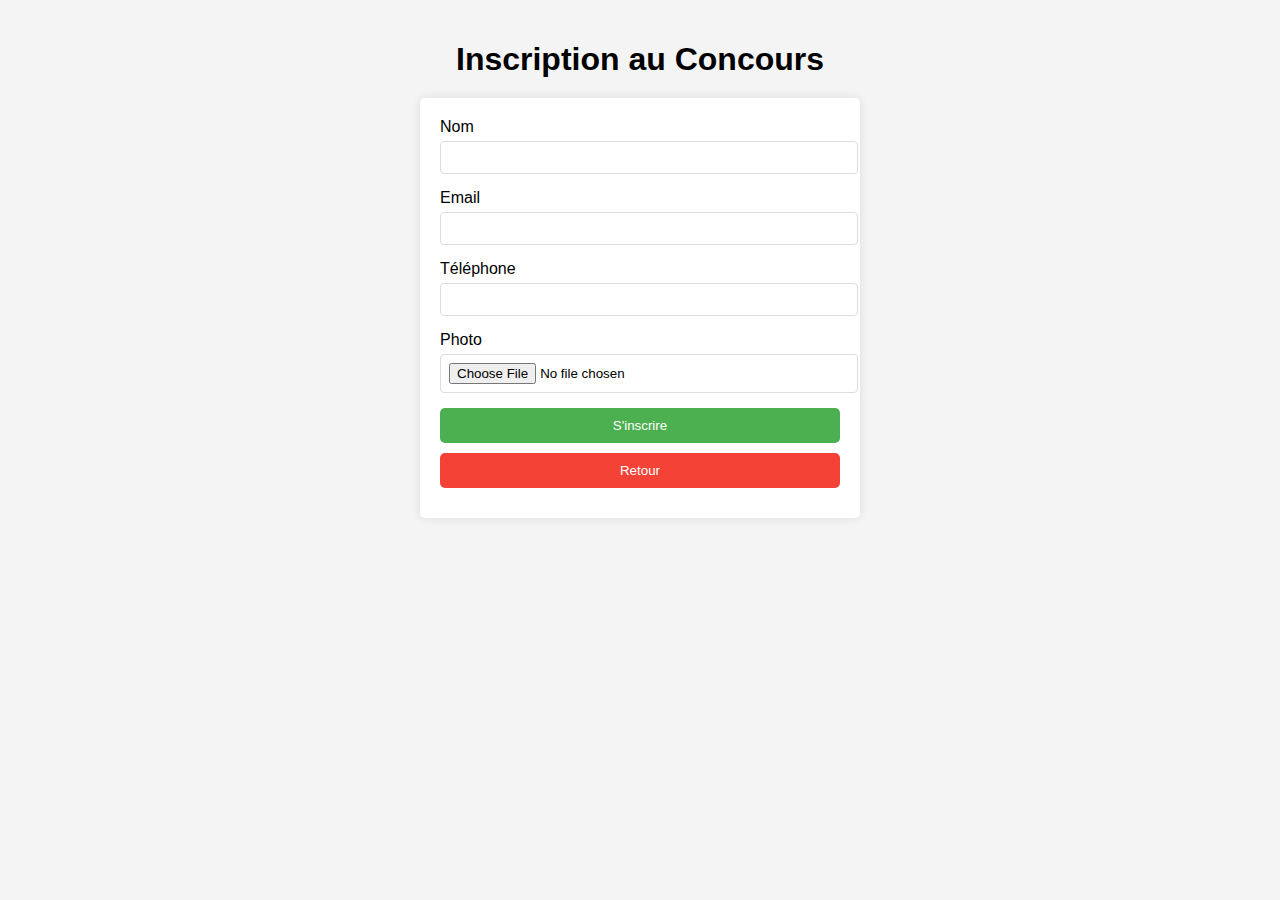
<file: form_inscription.html>
<!DOCTYPE html>
<html lang="fr">
<head>
    <meta charset="UTF-8">
    <meta name="viewport" content="width=device-width, initial-scale=1.0">
    <title>Inscription au Concours </title>
    <style>
        body {
            font-family: Arial, sans-serif;
            margin: 0;
            padding: 20px;
            background-color: #f4f4f4;
        }
        h1 {
            text-align: center; /* Centre le titre */
            margin-bottom: 20px; /* Espace sous le titre */
        }
        .form-container {
            background-color: white;
            padding: 20px;
            border-radius: 5px;
            box-shadow: 0 0 10px rgba(0, 0, 0, 0.1);
            max-width: 400px;
            margin: auto;
        }
        .form-group {
            margin-bottom: 15px;
        }
        label {
            display: block;
            margin-bottom: 5px;
        }
        input[type="text"], input[type="email"], input[type="tel"], input[type="file"] {
            width: 100%;
            padding: 8px;
            border: 1px solid #ddd;
            border-radius: 4px;
        }
        button {
            background-color: #4CAF50;
            color: white;
            border: none;
            padding: 10px;
            border-radius: 5px;
            cursor: pointer;
            width: 100%;
            margin-bottom: 10px; /* Espace entre les boutons */
        }
        button:hover {
            background-color: #45a049;
        }
        .back-button {
            background-color: #f44336; /* Couleur pour le bouton retour */
        }
        .back-button:hover {
            background-color: #e53935; /* Couleur au survol */
        }
        /* Styles de la modal */
        .modal {
            display: none; /* Masqué par défaut */
            position: fixed;
            z-index: 1; /* Au-dessus des autres éléments */
            left: 0;
            top: 0;
            width: 100%; /* Plein écran */
            height: 100%; /* Plein écran */
            overflow: auto; /* Active le défilement si nécessaire */
            background-color: rgb(0,0,0); /* Couleur de fond */
            background-color: rgba(0,0,0,0.4); /* Couleur de fond avec opacité */
        }
        .modal-content {
            background-color: #4CAF50; /* Couleur verte pour le fond de la modal */
            color: white; /* Couleur du texte */
            margin: 15% auto; /* Centre la modal */
            padding: 20px;
            border: 1px solid #888;
            width: 80%; /* Largeur de la modal */
            max-width: 400px; /* Largeur maximale */
            border-radius: 5px; /* Coins arrondis */
        }
        .close {
            color: #fff; /* Couleur du bouton de fermeture */
            float: right;
            font-size: 28px;
            font-weight: bold;
        }
        .close:hover,
        .close:focus {
            color: #ccc; /* Couleur au survol */
            text-decoration: none;
            cursor: pointer;
        }
    </style>
</head>
<body>

    <h1>Inscription au Concours</h1>
    <div class="form-container">
        <form id="registrationForm" enctype="multipart/form-data">
            <div class="form-group">
                <label for="name">Nom</label>
                <input type="text" id="name" name="name" required>
            </div>
            <div class="form-group">
                <label for="email">Email</label>
                <input type="email" id="email" name="email" required>
            </div>
            <div class="form-group">
                <label for="phone">Téléphone</label>
                <input type="tel" id="phone" name="phone" required>
            </div>
            <div class="form-group">
                <label for="photo">Photo</label>
                <input type="file" id="photo" name="photo" accept="image/*" required>
            </div>
            <button type="submit">S'inscrire</button>
            <button type="button" class="back-button" onclick="window.history.back();">Retour</button>
        </form>
    </div>

    <!-- Modal -->
    <div id="successModal" class="modal">
        <div class="modal-content">
            <span class="close" id="closeModal">&times;</span>
            <p id="successMessage"> </p>
        </div>
    </div>

    <script>
        document.getElementById('registrationForm').addEventListener('submit', function(event) {
            event.preventDefault(); // Empêche le rechargement de la page
            
            // Récupérer les données du formulaire
            const formData = new FormData(this);
            const name = document.getElementById('name').value; // Récupérer le nom

            // Envoyer les données via AJAX
            fetch('process_registration.php', {
                method: 'POST',
                body: formData
            })
            .then(response => response.text())
            .then(data => {
                // Vider le formulaire après l'inscription
                this.reset();
                
                // Mettre à jour le message de succès avec le nom
                document.getElementById('successMessage').innerText = `Merci  ${name} pour votre Inscription !`;
                
                // Afficher la modal de succès
                document.getElementById('successModal').style.display = 'block';
            })
            .catch(error => {
                console.error('Erreur:', error);
            });
        });

        // Fermer la modal quand l'utilisateur clique sur <span> (x)
        document.getElementById('closeModal').onclick = function() {
            document.getElementById('successModal').style.display = "none";
        }

        // Fermer la modal quand l'utilisateur clique en dehors de la modal
        window.onclick = function(event) {
            if (event.target == document.getElementById('successModal')) {
                document.getElementById('successModal').style.display = "none";
            }
        }
    </script>

</body>
</html>
</file>
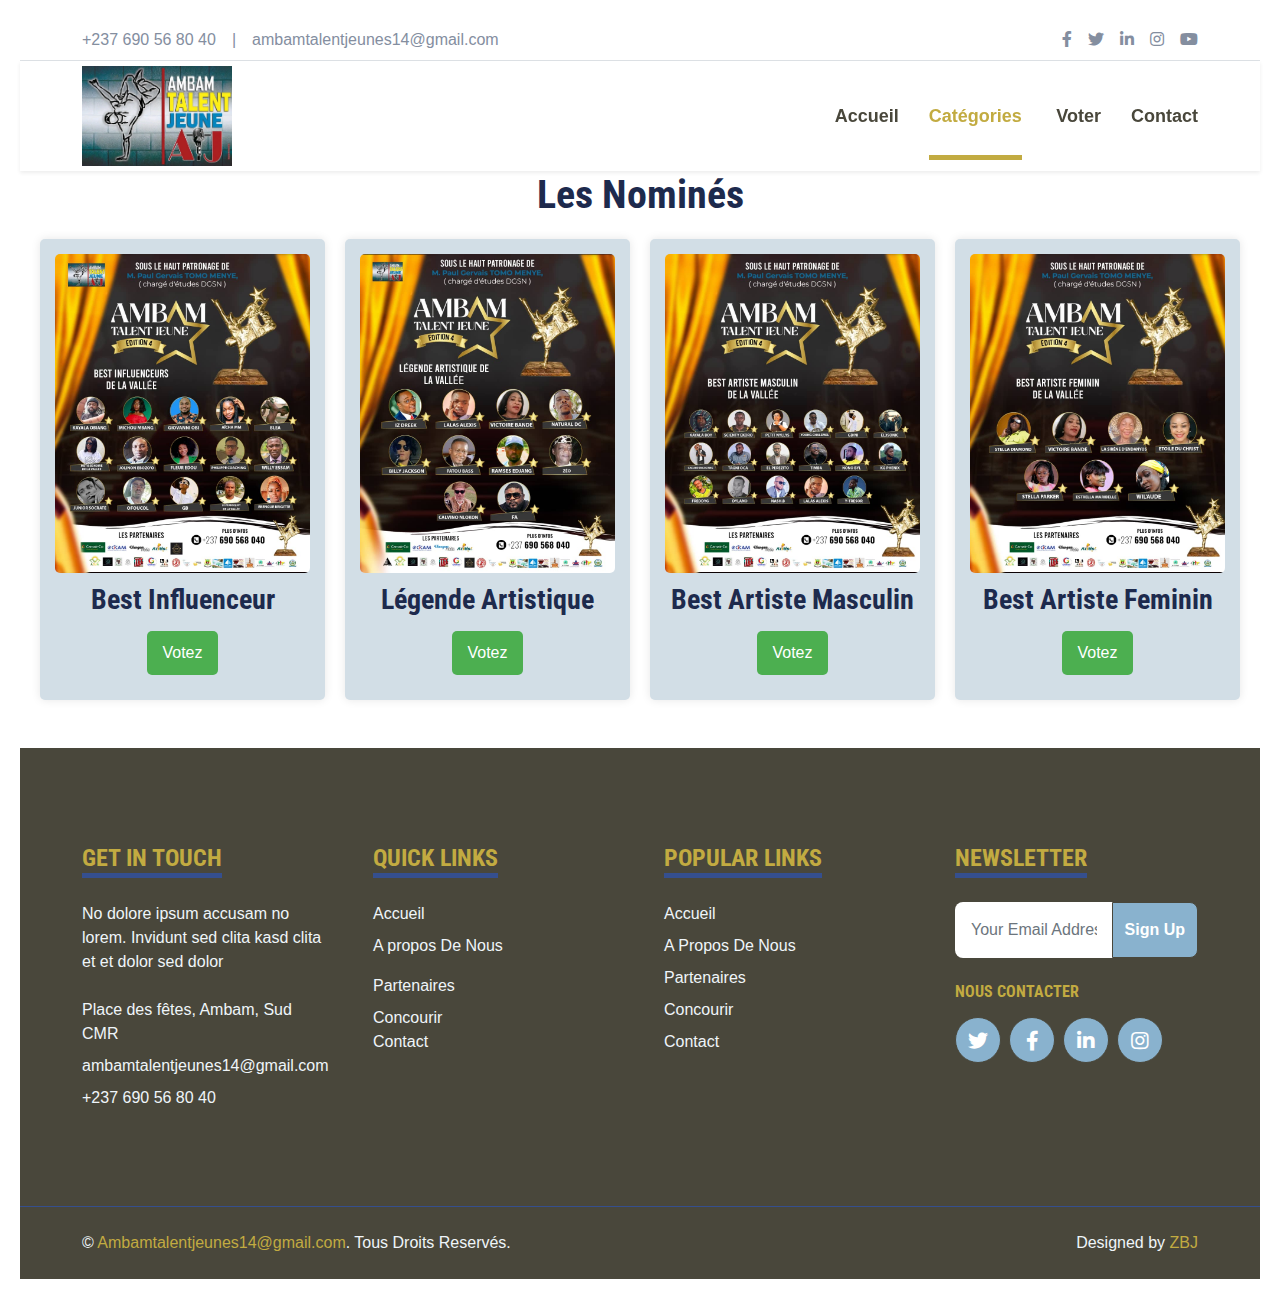
<file: nomines.html>
<!DOCTYPE html>
<html lang="FR">
  <head>
    <meta http-equiv="content-type" content="text/html; charset=utf-8">
    <title>AMBAM TALENT JEUNE</title>
    <meta content="width=device-width, initial-scale=1.0" name="viewport">
    <meta content="AMBAM  TALENT JEUNE" name="keywords">
    <meta content="AMBAM  TALENT JEUNE" name="description">
    <!-- Favicon -->
    <link href="img/favicon.ico" rel="icon">
    <!-- Google Web Fonts -->
    <link rel="preconnect" href="https://fonts.gstatic.com">
    <link href="https://fonts.googleapis.com/css2?family=Roboto+Condensed:wght@400;700&amp;family=Roboto:wght@400;700&amp;display=swap"

      rel="stylesheet">
    <!-- Icon Font Stylesheet -->
    <link href="https://cdnjs.cloudflare.com/ajax/libs/font-awesome/5.15.0/css/all.min.css"

      rel="stylesheet">
    <link href="https://cdn.jsdelivr.net/npm/bootstrap-icons@1.4.1/font/bootstrap-icons.css"

      rel="stylesheet">
    <!-- Libraries Stylesheet -->
    <link href="lib/owlcarousel/assets/owl.carousel.min.css" rel="stylesheet">
    <link href="lib/tempusdominus/css/tempusdominus-bootstrap-4.min.css" rel="stylesheet">
    <!-- Customized Bootstrap Stylesheet -->
    <link href="css/bootstrap.min.css" rel="stylesheet">
    <!-- Template Stylesheet -->
    <link href="css/style.css" rel="stylesheet">
    <style>
        body {
            font-family: Arial, sans-serif;
            margin: 0;
            padding: 20px;
            background-color: #fff;
        }
        h1 {
            text-align: center; /* Centre le titre */
            margin-bottom: 20px; /* Espace sous le titre */
        }
        .grid-container {
            display: grid;
            grid-template-columns: repeat(auto-fill, minmax(250px, 1fr));
            gap: 20px;
            margin: 0 auto;
            max-width: 1200px;
        }
        .candidate-card {
            background-color: rgb(210, 222, 230);
            border-radius: 5px;
            box-shadow: 0 0 10px rgba(0, 0, 0, 0.1);
            padding: 15px;
            text-align: center;
        }
        .candidate-card img {
            width: 100%;
            height: auto;
            border-radius: 5px;
        }
        .candidate-card h3 {
            margin: 10px 0 5px 0;
        }
        .candidate-card p {
            margin: 5px 0;
            color: #555;
        }
        .vote-button {
            background-color: #4CAF50; /* Couleur du bouton */
            color: white;
            border: none;
            padding: 10px 15px;
            text-align: center;
            text-decoration: none;
            display: inline-block;
            margin: 10px 0;
            border-radius: 5px;
            cursor: pointer;
        }
        .vote-button:hover {
            background-color: #45a049;
        }
        .social-links {
            margin-top: 10px;
        }
        .social-links a {
            margin: 0 5px;
            text-decoration: none;
            color: #007BFF; /* Couleur des liens */
        }
    </style>
  </head>
  <body>
    <!-- Topbar Start -->
    <div class="container-fluid py-2 border-bottom d-none d-lg-block">
      <div class="container">
        <div class="row">
          <div class="col-md-6 text-center text-lg-start mb-2 mb-lg-0">
            <div class="d-inline-flex align-items-center"> <a class="text-decoration-none text-body pe-3"

                href="">+237 690 56 80 40</a> <span class="text-body">|</span>
              <a class="text-decoration-none text-body px-3" href="">ambamtalentjeunes14@gmail.com</a>
            </div>
          </div>
          <div class="col-md-6 text-center text-lg-end">
            <div class="d-inline-flex align-items-center"> <a class="text-body px-2"

                href=""> <i class="fab fa-facebook-f"></i> </a> <a class="text-body px-2"

                href=""> <i class="fab fa-twitter"></i> </a> <a class="text-body px-2"

                href=""> <i class="fab fa-linkedin-in"></i> </a> <a class="text-body px-2"

                href=""> <i class="fab fa-instagram"></i> </a> <a class="text-body ps-2"

                href=""> <i class="fab fa-youtube"></i> </a> </div>
          </div>
        </div>
      </div>
    </div>
    <!-- Topbar End -->
    <!-- Navbar Start -->
    <div class="container-fluid sticky-top bg-white shadow-sm">
      <div class="container">
        <nav class="navbar navbar-expand-lg bg-white navbar-light py-3 py-lg-0">
          <a href="index.html" class="navbar-brand"> <img src="img/Logo.jpg" alt=""

              title="Logo" style="height: 100px; width: 150px;"> </a> <button

            class="navbar-toggler" type="button" data-bs-toggle="collapse" data-bs-target="#navbarCollapse">
            <span class="navbar-toggler-icon"></span> </button>
          <div class="collapse navbar-collapse" id="navbarCollapse">
            <div class="navbar-nav ms-auto py-0"> <a href="index.html" class="nav-item nav-link ">Accueil</a>
              <a href="categorie.html" class="nav-item nav-link active">Catégories</a>&nbsp;
              <a href="voter.html" class="nav-item nav-link">Voter</a>
              <a href="contact.html" class="nav-item nav-link ">Contact</a> </div>
          </div>
        </nav>
      </div>
    </div>
    <!-- Navbar End -->


    <!-- Nominés Start -->
    <h1>Les Nominés</h1>
    <div class="grid-container">
       
        <div class="candidate-card">
            <img src="img/hero-2 (2).jpg" alt=" Best Influenceur ">
            <h3> Best Influenceur</h3>
            <button class="vote-button" onclick="redirection()">Votez</button>
        </div>
        <div class="candidate-card">
            <img src="img/hero-2 (3).jpg" alt="Légende Artistique ">
            <h3> Légende Artistique</h3>
            <button class="vote-button" onclick="redirection()">Votez</button>
        </div>
        <div class="candidate-card">
            <img src="img/hero-2 (4).jpg" alt="Best Artiste Masculin ">
            <h3> Best Artiste Masculin</h3>
            <button class="vote-button" onclick="redirection()">Votez</button>
        </div>
        <div class="candidate-card">
            <img src="img/hero-2 (5).jpg" alt="Best Artiste Feminin ">
            <h3>Best Artiste Feminin</h3>
            <button class="vote-button" onclick="redirection()">Votez</button>
        </div>
           
    </div>
    <script>
        function redirection() {
            window.location.href = "voter.html" ;
        }
    </script>



    
    <!-- Nominés End -->


    <!-- Footer Start -->
    <div class="container-fluid bg-dark text-light mt-5 py-5">
        <div class="container py-5">
          <div class="row g-5">
            <div class="col-lg-3 col-md-6">
              <h4 class="d-inline-block text-primary text-uppercase border-bottom border-5 border-secondary mb-4">Get
                In Touch</h4>
              <p class="mb-4">No dolore ipsum accusam no lorem. Invidunt sed clita
                kasd clita et et dolor sed dolor</p>
              <p class="mb-2">Place des fêtes, Ambam, Sud CMR</p>
              <p class="mb-2">ambamtalentjeunes14@gmail.com</p>
              <p class="mb-0">+237 690 56 80 40 </p>
            </div>
            <div class="col-lg-3 col-md-6">
              <h4 class="d-inline-block text-primary text-uppercase border-bottom border-5 border-secondary mb-4">Quick
                Links</h4>
              <div class="d-flex flex-column justify-content-start"> <a class="text-light mb-2"
  
                  href="#">Accueil</a></div>
              <div class="d-flex flex-column justify-content-start"><a class="text-light mb-2"
  
                  href="#">A propos De Nous</a></div>
              <div class="d-flex flex-column justify-content-start"><a class="text-light mb-2"
  
                  href="#"></a> <a class="text-light mb-2" href="#">Partenaires</a>
                Concourir&nbsp; <a class="text-light" href="#">Contact&nbsp;</a>
              </div>
            </div>
            <div class="col-lg-3 col-md-6">
              <h4 class="d-inline-block text-primary text-uppercase border-bottom border-5 border-secondary mb-4">Popular
                Links</h4>
              <div class="d-flex flex-column justify-content-start"> <a class="text-light mb-2"
  
                  href="#">Accueil</a> <a class="text-light mb-2" href="#">A
                  Propos De Nous</a> <a class="text-light mb-2" href="#">Partenaires</a>
                <a class="text-light mb-2" href="#">Concourir</a> <a class="text-light"
  
                  href="#">Contact</a> </div>
            </div>
            <div class="col-lg-3 col-md-6">
              <h4 class="d-inline-block text-primary text-uppercase border-bottom border-5 border-secondary mb-4">Newsletter</h4>
              <form action="">
                <div class="input-group"> <input class="form-control p-3 border-0"
  
                    placeholder="Your Email Address" type="text"> <button class="btn btn-primary">Sign
                    Up</button> </div>
              </form>
              <h6 class="text-primary text-uppercase mt-4 mb-3">Nous contacter</h6>
              <div class="d-flex"> <a class="btn btn-lg btn-primary btn-lg-square rounded-circle me-2"
  
                  href="#"><i class="fab fa-twitter"></i></a> <a class="btn btn-lg btn-primary btn-lg-square rounded-circle me-2"
  
                  href="#"><i class="fab fa-facebook-f"></i></a> <a class="btn btn-lg btn-primary btn-lg-square rounded-circle me-2"
  
                  href="#"><i class="fab fa-linkedin-in"></i></a> <a class="btn btn-lg btn-primary btn-lg-square rounded-circle"
  
                  href="#"><i class="fab fa-instagram"></i></a> </div>
            </div>
          </div>
        </div>
      </div>
      <div class="container-fluid bg-dark text-light border-top border-secondary py-4">
        <div class="container">
          <div class="row g-5">
            <div class="col-md-6 text-center text-md-start">
              <p class="mb-md-0">© <a class="text-primary" href="#">Ambamtalentjeunes14@gmail.com</a>.
                Tous Droits Reservés.</p>
            </div>
            <div class="col-md-6 text-center text-md-end">
              <p class="mb-0">Designed by <a class="text-primary" href="https://htmlcodex.com">ZBJ<br>
                </a></p>
            </div>
          </div>
        </div>
      </div>
      <!-- Footer End -->


    <!-- Back to Top -->
    <a href="#" class="btn btn-lg btn-primary btn-lg-square back-to-top"><i class="bi bi-arrow-up"></i></a>


    <!-- JavaScript Libraries -->
    <script src="https://code.jquery.com/jquery-3.4.1.min.js"></script>
    <script src="https://cdn.jsdelivr.net/npm/bootstrap@5.0.0/dist/js/bootstrap.bundle.min.js"></script>
    <script src="lib/easing/easing.min.js"></script>
    <script src="lib/waypoints/waypoints.min.js"></script>
    <script src="lib/owlcarousel/owl.carousel.min.js"></script>
    <script src="lib/tempusdominus/js/moment.min.js"></script>
    <script src="lib/tempusdominus/js/moment-timezone.min.js"></script>
    <script src="lib/tempusdominus/js/tempusdominus-bootstrap-4.min.js"></script>

    <!-- Template Javascript -->
    <script src="js/main.js"></script>
</body>

</html>
</file>
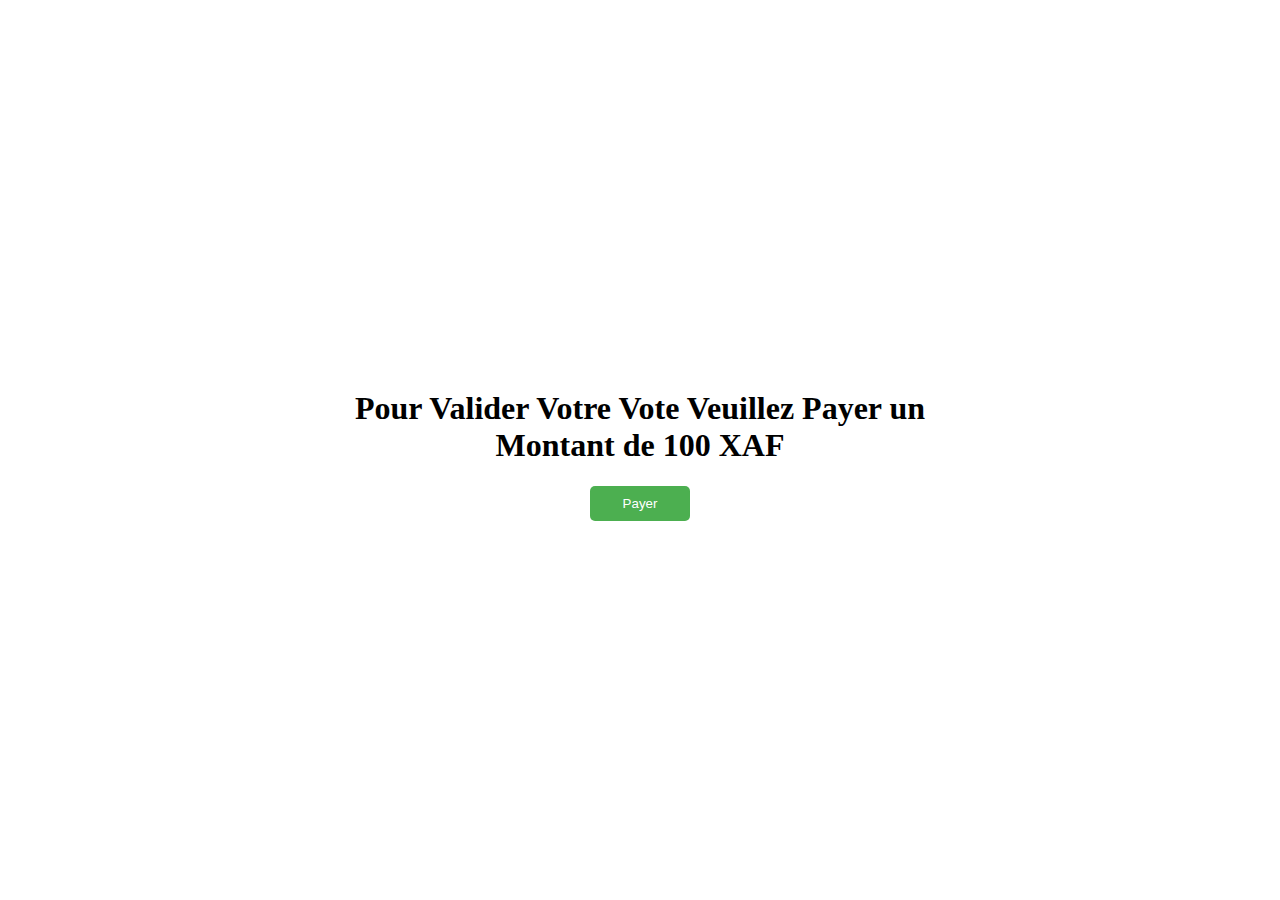
<file: paiement.html>
<!DOCTYPE html>
<html>
<head>
    <meta name="viewport" content="width=device-width, initial-scale=1">
    <script src="https://cdn.cinetpay.com/seamless/main.js" type="text/javascript"></script>
   
    <style>
        .sdk {
            display: block;
            position: absolute;
            background-position: center;
            text-align: center;
            left: 50%;
            top: 50%;
            transform: translate(-50%, -50%);
        }
        button {
            background-color: #4CAF50;
            color: white;
            border: none;
            padding: 10px;
            border-radius: 5px;
            cursor: pointer;
            width: 100px;
            margin-bottom: 10px; /* Espace entre les boutons */
        }
        button:hover {
            background-color: #45a049;
        }
    </style>
    <script>
        function checkout() {
            CinetPay.setConfig({
                apikey: '1307276107672df3df5700b8.15010645',//   YOUR APIKEY
                site_id: '5882810',//YOUR_SITE_ID  http://127.0.0.1/AMBAM-TALENT-JEUNE
                notify_url: 'http://127.0.0.1/AMBAM-TALENT-JEUNE',
                mode: 'PRODUCTION'
            });
            CinetPay.getCheckout({
                transaction_id: Math.floor(Math.random() * 100000000).toString(),
                amount: 100,
                currency: 'XAF',
                channels: 'ALL',
                description: 'Test de paiement',
                //Fournir ces variables obligatoirement pour le paiements par carte bancaire
                customer_name:"Joe",//Le nom du client
                customer_surname:"Down",//Le prenom du client
                customer_email: "down@test.com",//l'email du client
                customer_phone_number: "088767611",//l'email du client
                customer_address : "BP 0024",//addresse du client
                customer_city: "Antananarivo",// La ville du client
                customer_country : "CM",// le code ISO du pays
                customer_state : "CM",// le code ISO l'état
                customer_zip_code : "06510", // code postal   
                
            });
            CinetPay.waitResponse(function(data) {
                if (data.status == "REFUSED") {
                    if (alert("Votre paiement a échoué")) {
                        window.location.reload();
                    }
                } else if (data.status == "ACCEPTED") {
                    if (alert("Votre paiement a été effectué avec succès")) {
                        window.location.reload();
                    }
                }
            });
            CinetPay.onError(function(data) {
                console.log(data);
            });
        }
    </script>
</head>
<body>
    </head>
    <body>
        <div class="sdk">
            <h1>Pour Valider Votre Vote Veuillez Payer un Montant de 100 XAF</h1>
            <button onclick="checkout()">Payer</button>
        </div>
    </body>
</html>
</file>
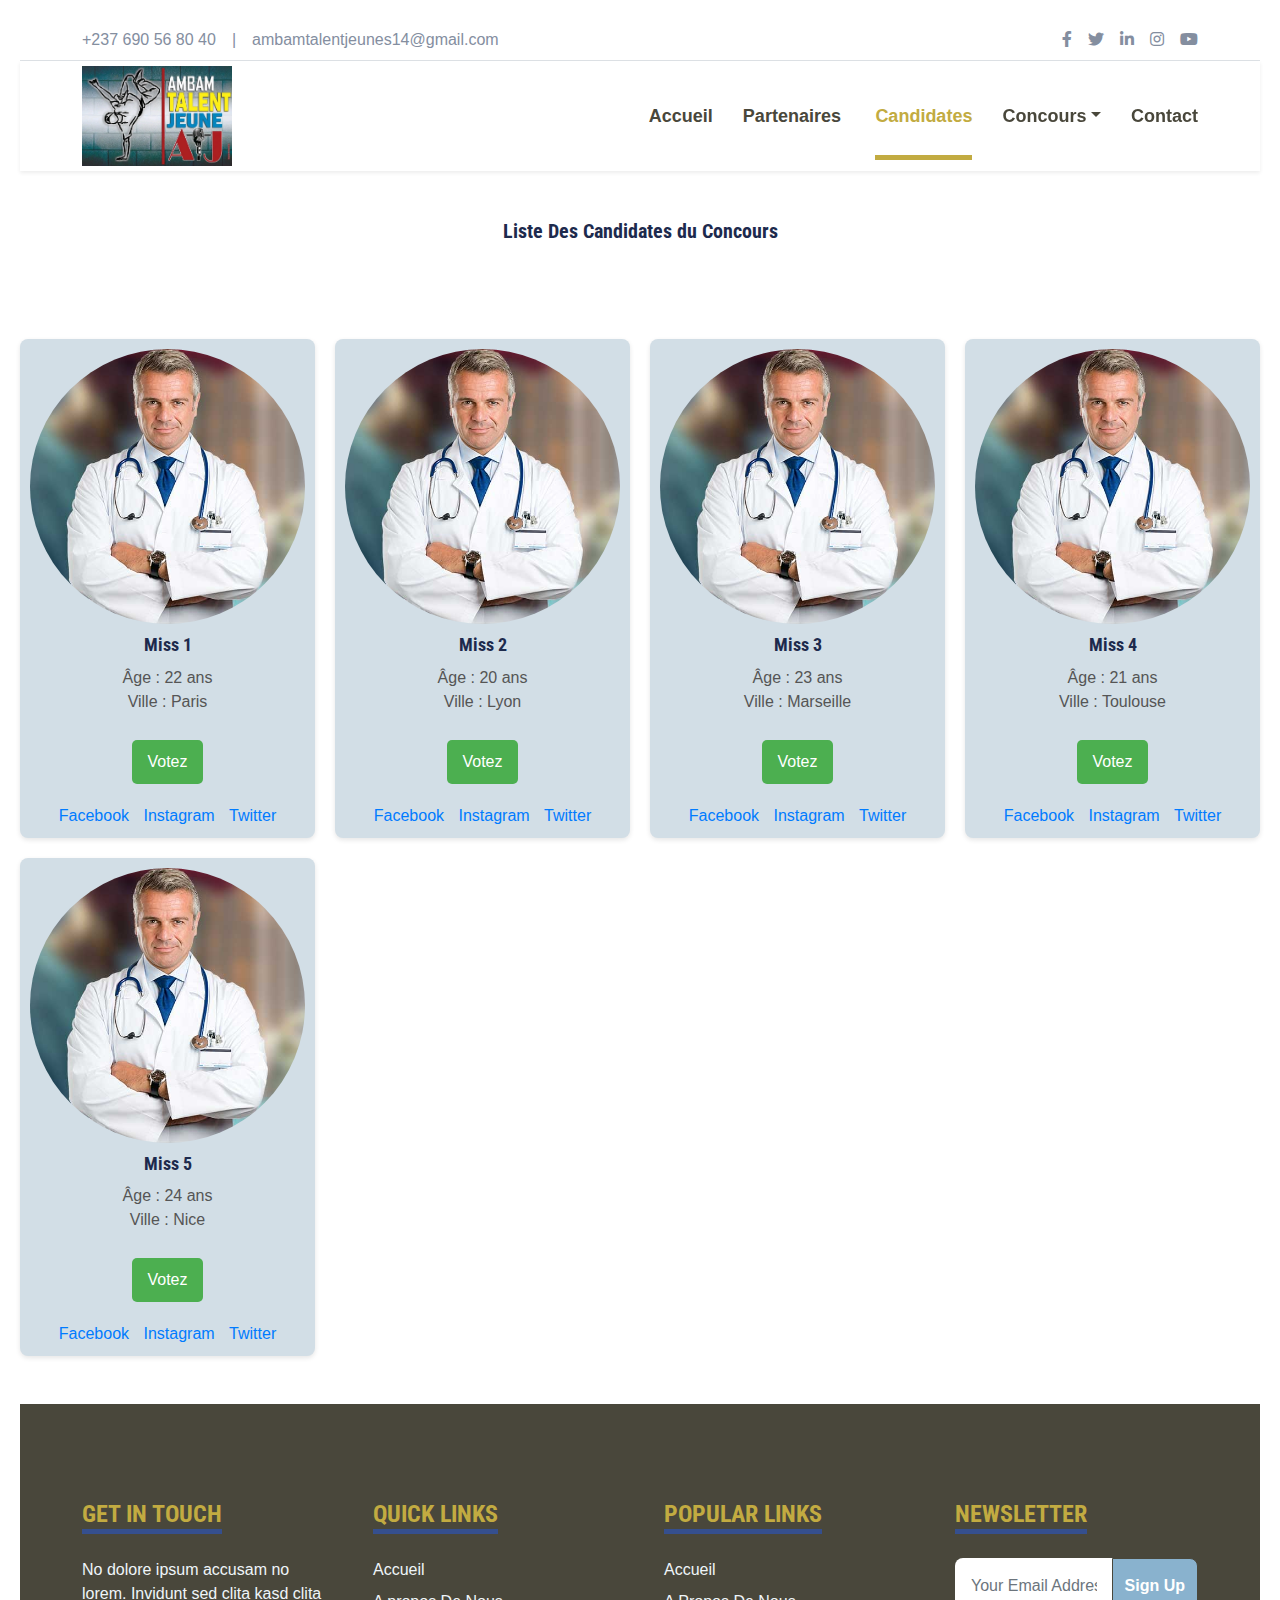
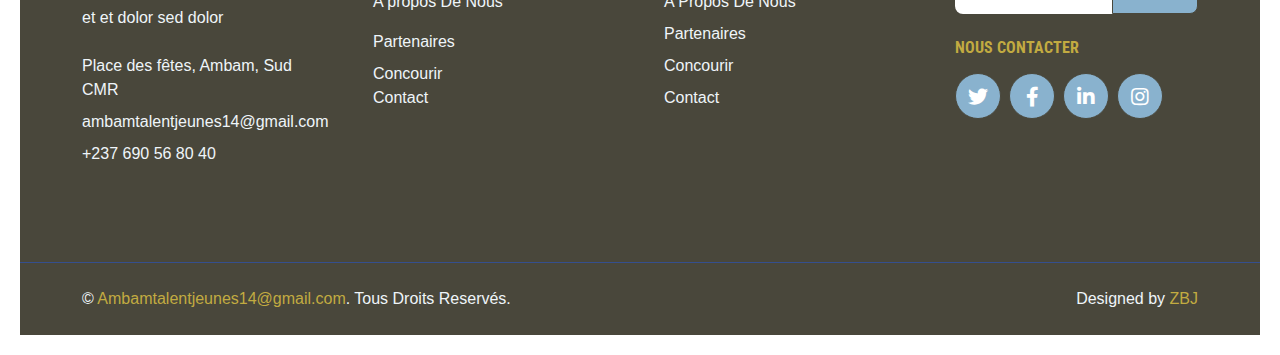
<file: price.html>
<!DOCTYPE html>
<html lang="fr">
  <head>
    <meta http-equiv="content-type" content="text/html; charset=utf-8">
    <title>AMBAM TALENT JEUNE</title>
    <meta content="width=device-width, initial-scale=1.0" name="viewport">
    <meta content="AMBAM  TALENT JEUNE" name="keywords">
    <meta content="AMBAM  TALENT JEUNE" name="description">
    <!-- Favicon -->
    <link href="img/favicon.ico" rel="icon">
    <!-- Google Web Fonts -->
    <link rel="preconnect" href="https://fonts.gstatic.com">
    <link href="https://fonts.googleapis.com/css2?family=Roboto+Condensed:wght@400;700&amp;family=Roboto:wght@400;700&amp;display=swap"

      rel="stylesheet">
    <!-- Icon Font Stylesheet -->
    <link href="https://cdnjs.cloudflare.com/ajax/libs/font-awesome/5.15.0/css/all.min.css"

      rel="stylesheet">
    <link href="https://cdn.jsdelivr.net/npm/bootstrap-icons@1.4.1/font/bootstrap-icons.css"

      rel="stylesheet">
    <!-- Libraries Stylesheet -->
    <link href="lib/owlcarousel/assets/owl.carousel.min.css" rel="stylesheet">
    <link href="lib/tempusdominus/css/tempusdominus-bootstrap-4.min.css" rel="stylesheet">
    <!-- Customized Bootstrap Stylesheet -->
    <link href="css/bootstrap.min.css" rel="stylesheet">
    <!-- Template Stylesheet -->
    <link href="css/style.css" rel="stylesheet">
    <style>
        body {
            font-family: Arial, sans-serif;
            margin: 0;
            padding: 20px;
            background-color: #fff;
        }
        h1 {
            text-align: center;
        }
        .grid-container {
            display: grid;
            grid-template-columns: repeat(auto-fill, minmax(250px, 1fr));
            gap: 20px;
        }
        .miss-card {
            background-color: rgb(210, 222, 230);
            border-radius: 8px;
            box-shadow: 0 2px 5px rgba(0, 0, 0, 0.1);
            overflow: hidden;
            text-align: center;
            padding: 10px;
            transition: transform 0.3s; /* Transition pour l'effet de zoom */
        }
        .miss-card img {
            width: 100%;
            height: auto;
            border-radius: 50%;
            transition: transform 0.3s; /* Transition pour l'effet de zoom sur l'image */
        }
        .miss-card:hover img {
            transform: scale(1.1); /* Zoomer l'image au survol */
        }
        .miss-card h2 {
            font-size: 18px;
            margin: 10px 0;
        }
        .miss-card p {
            color: #555;
        }
        .vote-button {
            background-color: #4CAF50; /* Couleur du bouton */
            color: white;
            border: none;
            padding: 10px 15px;
            text-align: center;
            text-decoration: none;
            display: inline-block;
            margin: 10px 0;
            border-radius: 5px;
            cursor: pointer;
        }
        .social-links {
            margin-top: 10px;
        }
        .social-links a {
            margin: 0 5px;
            text-decoration: none;
            color: #007BFF; /* Couleur des liens */
        }
    </style>








  </head>
  <body>
    <!-- Topbar Start -->
    <div class="container-fluid py-2 border-bottom d-none d-lg-block">
      <div class="container">
        <div class="row">
          <div class="col-md-6 text-center text-lg-start mb-2 mb-lg-0">
            <div class="d-inline-flex align-items-center"> <a class="text-decoration-none text-body pe-3"

                href="">+237 690 56 80 40</a> <span class="text-body">|</span>
              <a class="text-decoration-none text-body px-3" href="">ambamtalentjeunes14@gmail.com</a>
            </div>
          </div>
          <div class="col-md-6 text-center text-lg-end">
            <div class="d-inline-flex align-items-center"> <a class="text-body px-2"

                href=""> <i class="fab fa-facebook-f"></i> </a> <a class="text-body px-2"

                href=""> <i class="fab fa-twitter"></i> </a> <a class="text-body px-2"

                href=""> <i class="fab fa-linkedin-in"></i> </a> <a class="text-body px-2"

                href=""> <i class="fab fa-instagram"></i> </a> <a class="text-body ps-2"

                href=""> <i class="fab fa-youtube"></i> </a> </div>
          </div>
        </div>
      </div>
    </div>
    <!-- Topbar End -->
    <!-- Navbar Start -->
    <div class="container-fluid sticky-top bg-white shadow-sm">
      <div class="container">
        <nav class="navbar navbar-expand-lg bg-white navbar-light py-3 py-lg-0">
          <a href="index.html" class="navbar-brand">
            <img src="img/Logo.jpg" alt="" title="Logo" style="height: 100px; width: 150px;">
         </a> <button class="navbar-toggler" type="button" data-bs-toggle="collapse"

            data-bs-target="#navbarCollapse"> <span class="navbar-toggler-icon"></span>
          </button>
          <div class="collapse navbar-collapse" id="navbarCollapse">
            <div class="navbar-nav ms-auto py-0"> <a href="index.html" class="nav-item nav-link">Accueil</a>
              <a href="about.html" class="nav-item nav-link">Partenaires</a>&nbsp;
              <a href="price.html" class="nav-item nav-link active">Candidates</a>
              <div class="nav-item dropdown"> <a href="#" class="nav-link dropdown-toggle"

                  data-bs-toggle="dropdown">Concours</a>
                <div class="dropdown-menu m-0"> <a href="blog.html" class="dropdown-item">Blog
                    Grid</a> <a href="detail.html" class="dropdown-item">Blog
                    Detail</a> <a href="team.html" class="dropdown-item">The
                    Team</a> <a href="testimonial.html" class="dropdown-item">Testimonial</a>
                  <a href="appointment.html" class="dropdown-item">Appointment</a>
                  <a href="search.html" class="dropdown-item">Search</a> </div>
              </div>
              <a href="contact.html" class="nav-item nav-link">Contact</a> </div>
          </div>
        </nav>
      </div>
    </div>
    <!-- Navbar End -->
    <!-- Liste Miss Start -->
    <div class="container-fluid py-5">
            
    <div class="container">
    <div class="text-center mx-auto mb-5" style="max-width: 500px;">
        <h5 lass="d-inline-block text-primary text-uppercase border-bottom border-5">Liste Des Candidates du Concours</h5>
    
    </div>
</div>
</div>
    
    
    <div class="grid-container">
        
        <div class="miss-card">
            <img src="img/team-1.jpg" alt="Miss 1">
            <h2>Miss 1</h2>
            <p>Âge : 22 ans<br>Ville : Paris</p>
            <button class="vote-button">Votez</button>
            <div class="social-links">
                <a href="https://facebook.com/miss5" target="_blank">Facebook</a>
                <a href="https://instagram.com/miss5" target="_blank">Instagram</a>
                <a href="https://twitter.com/miss5" target="_blank">Twitter</a>
            </div>
        </div>
        <div class="miss-card">
            <img src="img/team-1.jpg" alt="Miss 2">
            <h2>Miss 2</h2>
            <p>Âge : 20 ans<br>Ville : Lyon</p>
            <button class="vote-button">Votez</button>
            <div class="social-links">
                <a href="https://facebook.com/miss5" target="_blank">Facebook</a>
                <a href="https://instagram.com/miss5" target="_blank">Instagram</a>
                <a href="https://twitter.com/miss5" target="_blank">Twitter</a>
            </div>
        </div>
        <div class="miss-card">
            <img src="img/team-1.jpg" alt="Miss 3">
            <h2>Miss 3</h2>
            <p>Âge : 23 ans<br>Ville : Marseille</p>
            <button class="vote-button">Votez</button>
            <div class="social-links">
                <a href="https://facebook.com/miss5" target="_blank">Facebook</a>
                <a href="https://instagram.com/miss5" target="_blank">Instagram</a>
                <a href="https://twitter.com/miss5" target="_blank">Twitter</a>
            </div>
        </div>
        <div class="miss-card">
            <img src="img/team-1.jpg" alt="Miss 4">
            <h2>Miss 4</h2>
            <p>Âge : 21 ans<br>Ville : Toulouse</p>
            <button class="vote-button">Votez</button>
            <div class="social-links">
                <a href="https://facebook.com/miss5" target="_blank">Facebook</a>
                <a href="https://instagram.com/miss5" target="_blank">Instagram</a>
                <a href="https://twitter.com/miss5" target="_blank">Twitter</a>
            </div>
        </div>
        <div class="miss-card">
            <img src="img/team-1.jpg" alt="Miss 5">
            <h2>Miss 5</h2>
            <p>Âge : 24 ans<br>Ville : Nice</p>
            <button class="vote-button">Votez</button>
            <div class="social-links">
                <a href="https://facebook.com/miss5" target="_blank">Facebook</a>
                <a href="https://instagram.com/miss5" target="_blank">Instagram</a>
                <a href="https://twitter.com/miss5" target="_blank">Twitter</a>
            </div>
        </div>
        <!-- Ajoutez d'autres candidates ici -->
    </div>
    <!-- Liste Miss End -->




  
     <!-- Footer Start -->
     <div class="container-fluid bg-dark text-light mt-5 py-5">
        <div class="container py-5">
          <div class="row g-5">
            <div class="col-lg-3 col-md-6">
              <h4 class="d-inline-block text-primary text-uppercase border-bottom border-5 border-secondary mb-4">Get
                In Touch</h4>
              <p class="mb-4">No dolore ipsum accusam no lorem. Invidunt sed clita
                kasd clita et et dolor sed dolor</p>
              <p class="mb-2">Place des fêtes, Ambam, Sud CMR</p>
              <p class="mb-2">ambamtalentjeunes14@gmail.com</p>
              <p class="mb-0">+237 690 56 80 40 </p>
            </div>
            <div class="col-lg-3 col-md-6">
              <h4 class="d-inline-block text-primary text-uppercase border-bottom border-5 border-secondary mb-4">Quick
                Links</h4>
              <div class="d-flex flex-column justify-content-start"> <a class="text-light mb-2"
  
                  href="#">Accueil</a></div>
              <div class="d-flex flex-column justify-content-start"><a class="text-light mb-2"
  
                  href="#">A propos De Nous</a></div>
              <div class="d-flex flex-column justify-content-start"><a class="text-light mb-2"
  
                  href="#"></a> <a class="text-light mb-2" href="#">Partenaires</a>
                Concourir&nbsp; <a class="text-light" href="#">Contact&nbsp;</a>
              </div>
            </div>
            <div class="col-lg-3 col-md-6">
              <h4 class="d-inline-block text-primary text-uppercase border-bottom border-5 border-secondary mb-4">Popular
                Links</h4>
              <div class="d-flex flex-column justify-content-start"> <a class="text-light mb-2"
  
                  href="#">Accueil</a> <a class="text-light mb-2" href="#">A
                  Propos De Nous</a> <a class="text-light mb-2" href="#">Partenaires</a>
                <a class="text-light mb-2" href="#">Concourir</a> <a class="text-light"
  
                  href="#">Contact</a> </div>
            </div>
            <div class="col-lg-3 col-md-6">
              <h4 class="d-inline-block text-primary text-uppercase border-bottom border-5 border-secondary mb-4">Newsletter</h4>
              <form action="">
                <div class="input-group"> <input class="form-control p-3 border-0"
  
                    placeholder="Your Email Address" type="text"> <button class="btn btn-primary">Sign
                    Up</button> </div>
              </form>
              <h6 class="text-primary text-uppercase mt-4 mb-3">Nous contacter</h6>
              <div class="d-flex"> <a class="btn btn-lg btn-primary btn-lg-square rounded-circle me-2"
  
                  href="#"><i class="fab fa-twitter"></i></a> <a class="btn btn-lg btn-primary btn-lg-square rounded-circle me-2"
  
                  href="#"><i class="fab fa-facebook-f"></i></a> <a class="btn btn-lg btn-primary btn-lg-square rounded-circle me-2"
  
                  href="#"><i class="fab fa-linkedin-in"></i></a> <a class="btn btn-lg btn-primary btn-lg-square rounded-circle"
  
                  href="#"><i class="fab fa-instagram"></i></a> </div>
            </div>
          </div>
        </div>
      </div>
      <div class="container-fluid bg-dark text-light border-top border-secondary py-4">
        <div class="container">
          <div class="row g-5">
            <div class="col-md-6 text-center text-md-start">
              <p class="mb-md-0">© <a class="text-primary" href="#">Ambamtalentjeunes14@gmail.com</a>.
                Tous Droits Reservés.</p>
            </div>
            <div class="col-md-6 text-center text-md-end">
              <p class="mb-0">Designed by <a class="text-primary" href="https://htmlcodex.com">ZBJ<br>
                </a></p>
            </div>
          </div>
        </div>
      </div>
      <!-- Footer End -->
    <!-- Back to Top -->
    <!-- JavaScript Libraries -->
    <script src="https://code.jquery.com/jquery-3.4.1.min.js"></script>
    <script src="https://cdn.jsdelivr.net/npm/bootstrap@5.0.0/dist/js/bootstrap.bundle.min.js"></script>
    <script src="lib/easing/easing.min.js"></script>
    <script src="lib/waypoints/waypoints.min.js"></script>
    <script src="lib/owlcarousel/owl.carousel.min.js"></script>
    <script src="lib/tempusdominus/js/moment.min.js"></script>
    <script src="lib/tempusdominus/js/moment-timezone.min.js"></script>
    <script src="lib/tempusdominus/js/tempusdominus-bootstrap-4.min.js"></script>
    <!-- Template Javascript -->
    <script src="js/main.js"></script>
  </body>
</html>
</file>
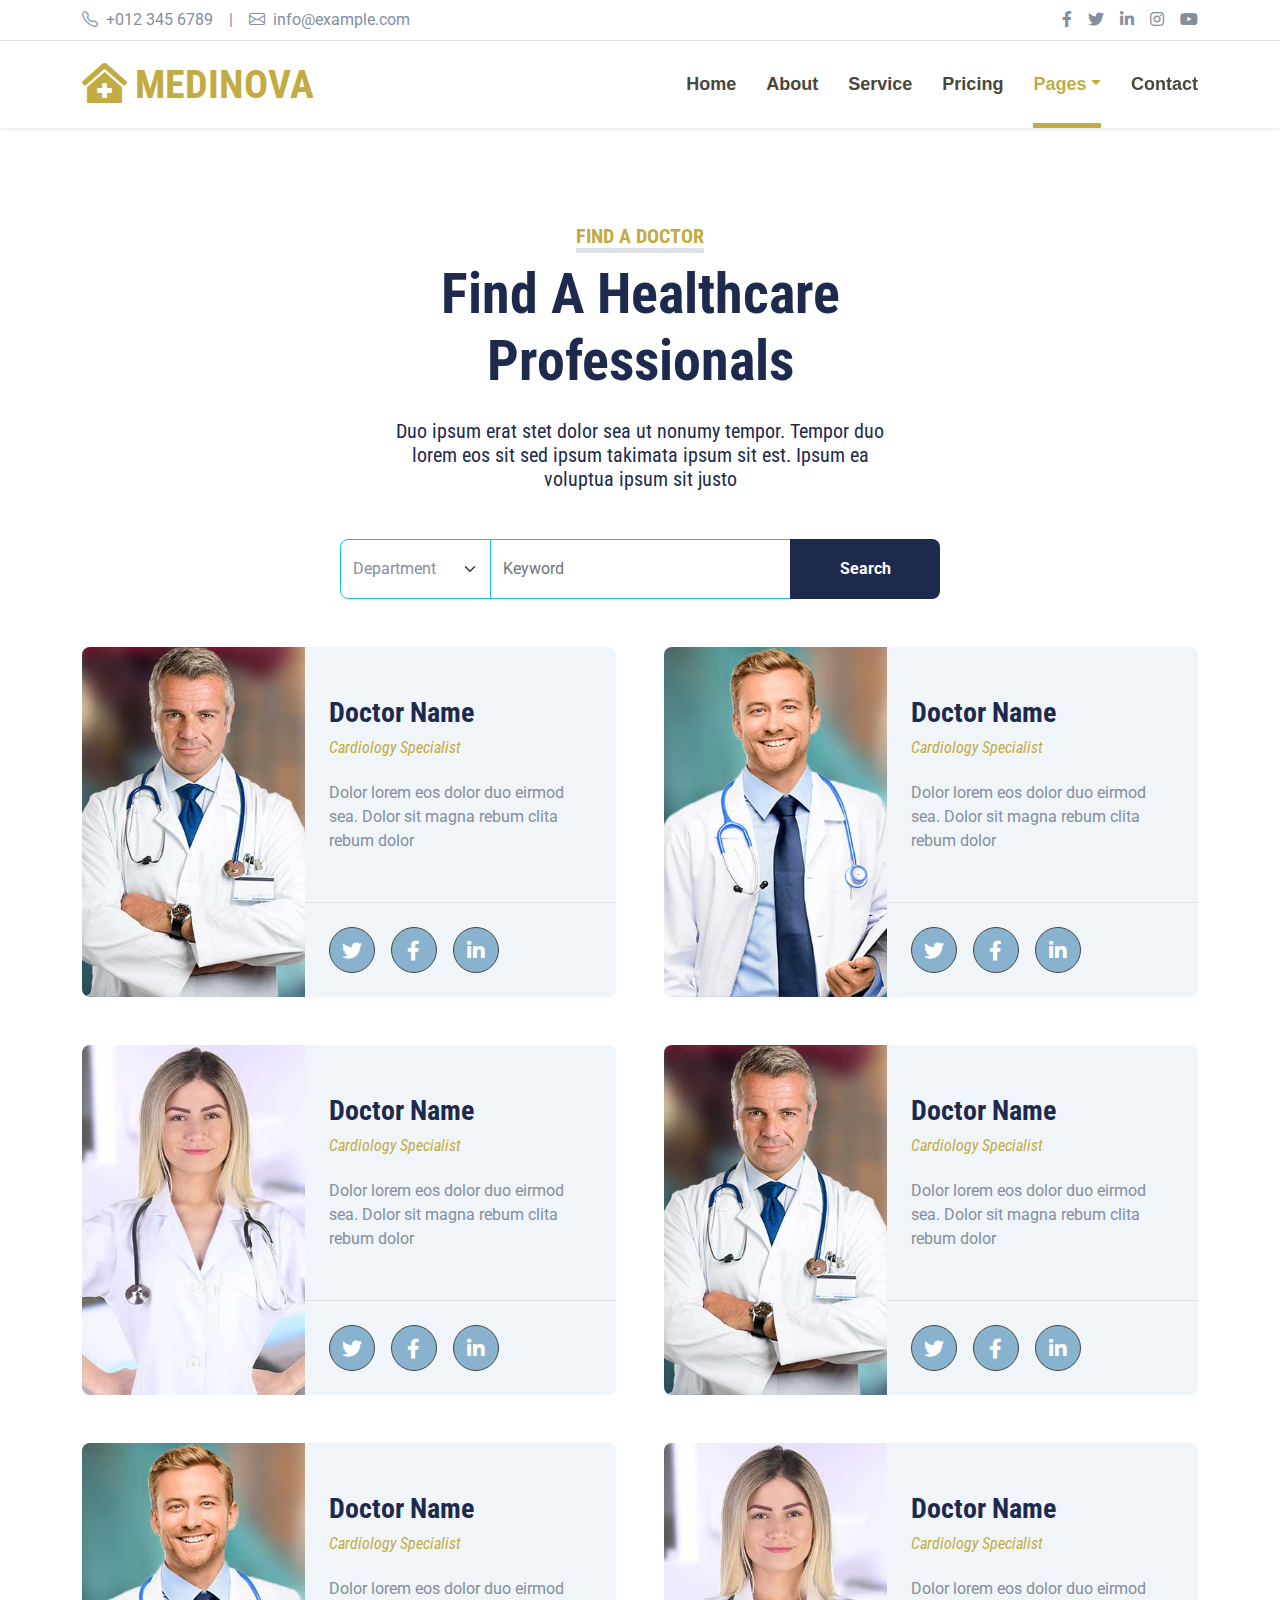
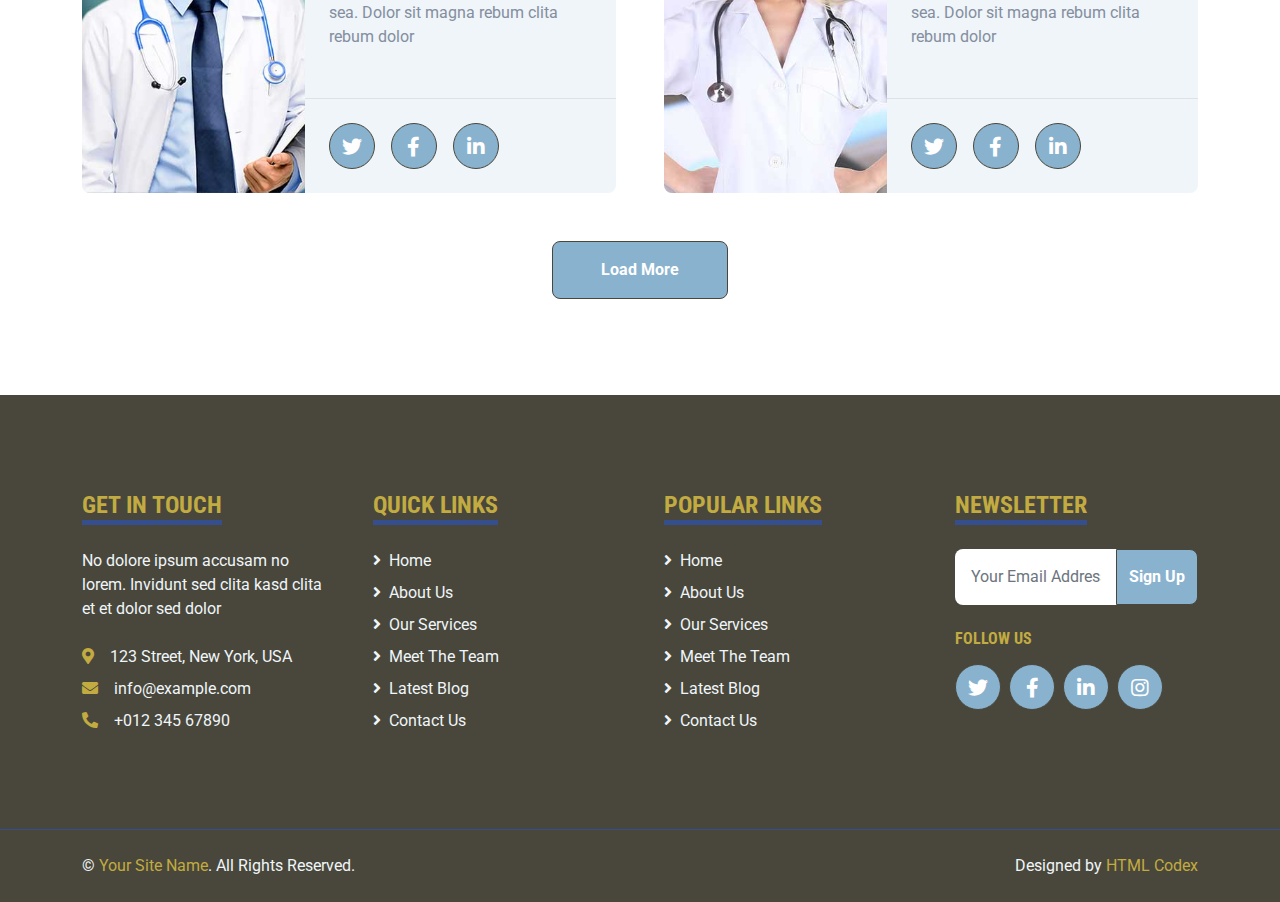
<file: search.html>
<!DOCTYPE html>
<html lang="en">

<head>
    <meta charset="utf-8">
    <title>MEDINOVA - Hospital Website Template</title>
    <meta content="width=device-width, initial-scale=1.0" name="viewport">
    <meta content="Free HTML Templates" name="keywords">
    <meta content="Free HTML Templates" name="description">

    <!-- Favicon -->
    <link href="img/favicon.ico" rel="icon">

    <!-- Google Web Fonts -->
    <link rel="preconnect" href="https://fonts.gstatic.com">
    <link href="https://fonts.googleapis.com/css2?family=Roboto+Condensed:wght@400;700&family=Roboto:wght@400;700&display=swap" rel="stylesheet">  

    <!-- Icon Font Stylesheet -->
    <link href="https://cdnjs.cloudflare.com/ajax/libs/font-awesome/5.15.0/css/all.min.css" rel="stylesheet">
    <link href="https://cdn.jsdelivr.net/npm/bootstrap-icons@1.4.1/font/bootstrap-icons.css" rel="stylesheet">

    <!-- Libraries Stylesheet -->
    <link href="lib/owlcarousel/assets/owl.carousel.min.css" rel="stylesheet">
    <link href="lib/tempusdominus/css/tempusdominus-bootstrap-4.min.css" rel="stylesheet" />

    <!-- Customized Bootstrap Stylesheet -->
    <link href="css/bootstrap.min.css" rel="stylesheet">

    <!-- Template Stylesheet -->
    <link href="css/style.css" rel="stylesheet">
</head>

<body>
    <!-- Topbar Start -->
    <div class="container-fluid py-2 border-bottom d-none d-lg-block">
        <div class="container">
            <div class="row">
                <div class="col-md-6 text-center text-lg-start mb-2 mb-lg-0">
                    <div class="d-inline-flex align-items-center">
                        <a class="text-decoration-none text-body pe-3" href=""><i class="bi bi-telephone me-2"></i>+012 345 6789</a>
                        <span class="text-body">|</span>
                        <a class="text-decoration-none text-body px-3" href=""><i class="bi bi-envelope me-2"></i>info@example.com</a>
                    </div>
                </div>
                <div class="col-md-6 text-center text-lg-end">
                    <div class="d-inline-flex align-items-center">
                        <a class="text-body px-2" href="">
                            <i class="fab fa-facebook-f"></i>
                        </a>
                        <a class="text-body px-2" href="">
                            <i class="fab fa-twitter"></i>
                        </a>
                        <a class="text-body px-2" href="">
                            <i class="fab fa-linkedin-in"></i>
                        </a>
                        <a class="text-body px-2" href="">
                            <i class="fab fa-instagram"></i>
                        </a>
                        <a class="text-body ps-2" href="">
                            <i class="fab fa-youtube"></i>
                        </a>
                    </div>
                </div>
            </div>
        </div>
    </div>
    <!-- Topbar End -->


    <!-- Navbar Start -->
    <div class="container-fluid sticky-top bg-white shadow-sm mb-5">
        <div class="container">
            <nav class="navbar navbar-expand-lg bg-white navbar-light py-3 py-lg-0">
                <a href="index.html" class="navbar-brand">
                    <h1 class="m-0 text-uppercase text-primary"><i class="fa fa-clinic-medical me-2"></i>Medinova</h1>
                </a>
                <button class="navbar-toggler" type="button" data-bs-toggle="collapse" data-bs-target="#navbarCollapse">
                    <span class="navbar-toggler-icon"></span>
                </button>
                <div class="collapse navbar-collapse" id="navbarCollapse">
                    <div class="navbar-nav ms-auto py-0">
                        <a href="index.html" class="nav-item nav-link">Home</a>
                        <a href="about.html" class="nav-item nav-link">About</a>
                        <a href="service.html" class="nav-item nav-link">Service</a>
                        <a href="price.html" class="nav-item nav-link">Pricing</a>
                        <div class="nav-item dropdown">
                            <a href="#" class="nav-link dropdown-toggle active" data-bs-toggle="dropdown">Pages</a>
                            <div class="dropdown-menu m-0">
                                <a href="blog.html" class="dropdown-item">Blog Grid</a>
                                <a href="detail.html" class="dropdown-item">Blog Detail</a>
                                <a href="team.html" class="dropdown-item">The Team</a>
                                <a href="testimonial.html" class="dropdown-item">Testimonial</a>
                                <a href="appointment.html" class="dropdown-item">Appointment</a>
                                <a href="search.html" class="dropdown-item active">Search</a>
                            </div>
                        </div>
                        <a href="contact.html" class="nav-item nav-link">Contact</a>
                    </div>
                </div>
            </nav>
        </div>
    </div>
    <!-- Navbar End -->


    <!-- Search Start -->
    <div class="container-fluid pt-5">
        <div class="container">
            <div class="text-center mx-auto mb-5" style="max-width: 500px;">
                <h5 class="d-inline-block text-primary text-uppercase border-bottom border-5">Find A Doctor</h5>
                <h1 class="display-4 mb-4">Find A Healthcare Professionals</h1>
                <h5 class="fw-normal">Duo ipsum erat stet dolor sea ut nonumy tempor. Tempor duo lorem eos sit sed ipsum takimata ipsum sit est. Ipsum ea voluptua ipsum sit justo</h5>
            </div>
            <div class="mx-auto" style="width: 100%; max-width: 600px;">
                <div class="input-group">
                    <select class="form-select border-primary w-25" style="height: 60px;">
                        <option selected>Department</option>
                        <option value="1">Department 1</option>
                        <option value="2">Department 2</option>
                        <option value="3">Department 3</option>
                    </select>
                    <input type="text" class="form-control border-primary w-50" placeholder="Keyword">
                    <button class="btn btn-dark border-0 w-25">Search</button>
                </div>
            </div>
        </div>
    </div>
    <!-- Search End -->


    <!-- Search Result Start -->
    <div class="container-fluid py-5">
        <div class="container">
            <div class="row g-5">
                <div class="col-lg-6 team-item">
                    <div class="row g-0 bg-light rounded overflow-hidden">
                        <div class="col-12 col-sm-5 h-100">
                            <img class="img-fluid h-100" src="img/team-1.jpg" style="object-fit: cover;">
                        </div>
                        <div class="col-12 col-sm-7 h-100 d-flex flex-column">
                            <div class="mt-auto p-4">
                                <h3>Doctor Name</h3>
                                <h6 class="fw-normal fst-italic text-primary mb-4">Cardiology Specialist</h6>
                                <p class="m-0">Dolor lorem eos dolor duo eirmod sea. Dolor sit magna rebum clita rebum dolor</p>
                            </div>
                            <div class="d-flex mt-auto border-top p-4">
                                <a class="btn btn-lg btn-primary btn-lg-square rounded-circle me-3" href="#"><i class="fab fa-twitter"></i></a>
                                <a class="btn btn-lg btn-primary btn-lg-square rounded-circle me-3" href="#"><i class="fab fa-facebook-f"></i></a>
                                <a class="btn btn-lg btn-primary btn-lg-square rounded-circle" href="#"><i class="fab fa-linkedin-in"></i></a>
                            </div>
                        </div>
                    </div>
                </div>
                <div class="col-lg-6 team-item">
                    <div class="row g-0 bg-light rounded overflow-hidden">
                        <div class="col-12 col-sm-5 h-100">
                            <img class="img-fluid h-100" src="img/team-2.jpg" style="object-fit: cover;">
                        </div>
                        <div class="col-12 col-sm-7 h-100 d-flex flex-column">
                            <div class="mt-auto p-4">
                                <h3>Doctor Name</h3>
                                <h6 class="fw-normal fst-italic text-primary mb-4">Cardiology Specialist</h6>
                                <p class="m-0">Dolor lorem eos dolor duo eirmod sea. Dolor sit magna rebum clita rebum dolor</p>
                            </div>
                            <div class="d-flex mt-auto border-top p-4">
                                <a class="btn btn-lg btn-primary btn-lg-square rounded-circle me-3" href="#"><i class="fab fa-twitter"></i></a>
                                <a class="btn btn-lg btn-primary btn-lg-square rounded-circle me-3" href="#"><i class="fab fa-facebook-f"></i></a>
                                <a class="btn btn-lg btn-primary btn-lg-square rounded-circle" href="#"><i class="fab fa-linkedin-in"></i></a>
                            </div>
                        </div>
                    </div>
                </div>
                <div class="col-lg-6 team-item">
                    <div class="row g-0 bg-light rounded overflow-hidden">
                        <div class="col-12 col-sm-5 h-100">
                            <img class="img-fluid h-100" src="img/team-3.jpg" style="object-fit: cover;">
                        </div>
                        <div class="col-12 col-sm-7 h-100 d-flex flex-column">
                            <div class="mt-auto p-4">
                                <h3>Doctor Name</h3>
                                <h6 class="fw-normal fst-italic text-primary mb-4">Cardiology Specialist</h6>
                                <p class="m-0">Dolor lorem eos dolor duo eirmod sea. Dolor sit magna rebum clita rebum dolor</p>
                            </div>
                            <div class="d-flex mt-auto border-top p-4">
                                <a class="btn btn-lg btn-primary btn-lg-square rounded-circle me-3" href="#"><i class="fab fa-twitter"></i></a>
                                <a class="btn btn-lg btn-primary btn-lg-square rounded-circle me-3" href="#"><i class="fab fa-facebook-f"></i></a>
                                <a class="btn btn-lg btn-primary btn-lg-square rounded-circle" href="#"><i class="fab fa-linkedin-in"></i></a>
                            </div>
                        </div>
                    </div>
                </div>
                <div class="col-lg-6 team-item">
                    <div class="row g-0 bg-light rounded overflow-hidden">
                        <div class="col-12 col-sm-5 h-100">
                            <img class="img-fluid h-100" src="img/team-1.jpg" style="object-fit: cover;">
                        </div>
                        <div class="col-12 col-sm-7 h-100 d-flex flex-column">
                            <div class="mt-auto p-4">
                                <h3>Doctor Name</h3>
                                <h6 class="fw-normal fst-italic text-primary mb-4">Cardiology Specialist</h6>
                                <p class="m-0">Dolor lorem eos dolor duo eirmod sea. Dolor sit magna rebum clita rebum dolor</p>
                            </div>
                            <div class="d-flex mt-auto border-top p-4">
                                <a class="btn btn-lg btn-primary btn-lg-square rounded-circle me-3" href="#"><i class="fab fa-twitter"></i></a>
                                <a class="btn btn-lg btn-primary btn-lg-square rounded-circle me-3" href="#"><i class="fab fa-facebook-f"></i></a>
                                <a class="btn btn-lg btn-primary btn-lg-square rounded-circle" href="#"><i class="fab fa-linkedin-in"></i></a>
                            </div>
                        </div>
                    </div>
                </div>
                <div class="col-lg-6 team-item">
                    <div class="row g-0 bg-light rounded overflow-hidden">
                        <div class="col-12 col-sm-5 h-100">
                            <img class="img-fluid h-100" src="img/team-2.jpg" style="object-fit: cover;">
                        </div>
                        <div class="col-12 col-sm-7 h-100 d-flex flex-column">
                            <div class="mt-auto p-4">
                                <h3>Doctor Name</h3>
                                <h6 class="fw-normal fst-italic text-primary mb-4">Cardiology Specialist</h6>
                                <p class="m-0">Dolor lorem eos dolor duo eirmod sea. Dolor sit magna rebum clita rebum dolor</p>
                            </div>
                            <div class="d-flex mt-auto border-top p-4">
                                <a class="btn btn-lg btn-primary btn-lg-square rounded-circle me-3" href="#"><i class="fab fa-twitter"></i></a>
                                <a class="btn btn-lg btn-primary btn-lg-square rounded-circle me-3" href="#"><i class="fab fa-facebook-f"></i></a>
                                <a class="btn btn-lg btn-primary btn-lg-square rounded-circle" href="#"><i class="fab fa-linkedin-in"></i></a>
                            </div>
                        </div>
                    </div>
                </div>
                <div class="col-lg-6 team-item">
                    <div class="row g-0 bg-light rounded overflow-hidden">
                        <div class="col-12 col-sm-5 h-100">
                            <img class="img-fluid h-100" src="img/team-3.jpg" style="object-fit: cover;">
                        </div>
                        <div class="col-12 col-sm-7 h-100 d-flex flex-column">
                            <div class="mt-auto p-4">
                                <h3>Doctor Name</h3>
                                <h6 class="fw-normal fst-italic text-primary mb-4">Cardiology Specialist</h6>
                                <p class="m-0">Dolor lorem eos dolor duo eirmod sea. Dolor sit magna rebum clita rebum dolor</p>
                            </div>
                            <div class="d-flex mt-auto border-top p-4">
                                <a class="btn btn-lg btn-primary btn-lg-square rounded-circle me-3" href="#"><i class="fab fa-twitter"></i></a>
                                <a class="btn btn-lg btn-primary btn-lg-square rounded-circle me-3" href="#"><i class="fab fa-facebook-f"></i></a>
                                <a class="btn btn-lg btn-primary btn-lg-square rounded-circle" href="#"><i class="fab fa-linkedin-in"></i></a>
                            </div>
                        </div>
                    </div>
                </div>
                <div class="col-12 text-center">
                    <button class="btn btn-primary py-3 px-5">Load More</button>
                </div>
            </div>
        </div>
    </div>
    <!-- Search Result End -->


    <!-- Footer Start -->
    <div class="container-fluid bg-dark text-light mt-5 py-5">
        <div class="container py-5">
            <div class="row g-5">
                <div class="col-lg-3 col-md-6">
                    <h4 class="d-inline-block text-primary text-uppercase border-bottom border-5 border-secondary mb-4">Get In Touch</h4>
                    <p class="mb-4">No dolore ipsum accusam no lorem. Invidunt sed clita kasd clita et et dolor sed dolor</p>
                    <p class="mb-2"><i class="fa fa-map-marker-alt text-primary me-3"></i>123 Street, New York, USA</p>
                    <p class="mb-2"><i class="fa fa-envelope text-primary me-3"></i>info@example.com</p>
                    <p class="mb-0"><i class="fa fa-phone-alt text-primary me-3"></i>+012 345 67890</p>
                </div>
                <div class="col-lg-3 col-md-6">
                    <h4 class="d-inline-block text-primary text-uppercase border-bottom border-5 border-secondary mb-4">Quick Links</h4>
                    <div class="d-flex flex-column justify-content-start">
                        <a class="text-light mb-2" href="#"><i class="fa fa-angle-right me-2"></i>Home</a>
                        <a class="text-light mb-2" href="#"><i class="fa fa-angle-right me-2"></i>About Us</a>
                        <a class="text-light mb-2" href="#"><i class="fa fa-angle-right me-2"></i>Our Services</a>
                        <a class="text-light mb-2" href="#"><i class="fa fa-angle-right me-2"></i>Meet The Team</a>
                        <a class="text-light mb-2" href="#"><i class="fa fa-angle-right me-2"></i>Latest Blog</a>
                        <a class="text-light" href="#"><i class="fa fa-angle-right me-2"></i>Contact Us</a>
                    </div>
                </div>
                <div class="col-lg-3 col-md-6">
                    <h4 class="d-inline-block text-primary text-uppercase border-bottom border-5 border-secondary mb-4">Popular Links</h4>
                    <div class="d-flex flex-column justify-content-start">
                        <a class="text-light mb-2" href="#"><i class="fa fa-angle-right me-2"></i>Home</a>
                        <a class="text-light mb-2" href="#"><i class="fa fa-angle-right me-2"></i>About Us</a>
                        <a class="text-light mb-2" href="#"><i class="fa fa-angle-right me-2"></i>Our Services</a>
                        <a class="text-light mb-2" href="#"><i class="fa fa-angle-right me-2"></i>Meet The Team</a>
                        <a class="text-light mb-2" href="#"><i class="fa fa-angle-right me-2"></i>Latest Blog</a>
                        <a class="text-light" href="#"><i class="fa fa-angle-right me-2"></i>Contact Us</a>
                    </div>
                </div>
                <div class="col-lg-3 col-md-6">
                    <h4 class="d-inline-block text-primary text-uppercase border-bottom border-5 border-secondary mb-4">Newsletter</h4>
                    <form action="">
                        <div class="input-group">
                            <input type="text" class="form-control p-3 border-0" placeholder="Your Email Address">
                            <button class="btn btn-primary">Sign Up</button>
                        </div>
                    </form>
                    <h6 class="text-primary text-uppercase mt-4 mb-3">Follow Us</h6>
                    <div class="d-flex">
                        <a class="btn btn-lg btn-primary btn-lg-square rounded-circle me-2" href="#"><i class="fab fa-twitter"></i></a>
                        <a class="btn btn-lg btn-primary btn-lg-square rounded-circle me-2" href="#"><i class="fab fa-facebook-f"></i></a>
                        <a class="btn btn-lg btn-primary btn-lg-square rounded-circle me-2" href="#"><i class="fab fa-linkedin-in"></i></a>
                        <a class="btn btn-lg btn-primary btn-lg-square rounded-circle" href="#"><i class="fab fa-instagram"></i></a>
                    </div>
                </div>
            </div>
        </div>
    </div>
    <div class="container-fluid bg-dark text-light border-top border-secondary py-4">
        <div class="container">
            <div class="row g-5">
                <div class="col-md-6 text-center text-md-start">
                    <p class="mb-md-0">&copy; <a class="text-primary" href="#">Your Site Name</a>. All Rights Reserved.</p>
                </div>
                <div class="col-md-6 text-center text-md-end">
                    <p class="mb-0">Designed by <a class="text-primary" href="https://htmlcodex.com">HTML Codex</a></p>
                </div>
            </div>
        </div>
    </div>
    <!-- Footer End -->


    <!-- Back to Top -->
    <a href="#" class="btn btn-lg btn-primary btn-lg-square back-to-top"><i class="bi bi-arrow-up"></i></a>


    <!-- JavaScript Libraries -->
    <script src="https://code.jquery.com/jquery-3.4.1.min.js"></script>
    <script src="https://cdn.jsdelivr.net/npm/bootstrap@5.0.0/dist/js/bootstrap.bundle.min.js"></script>
    <script src="lib/easing/easing.min.js"></script>
    <script src="lib/waypoints/waypoints.min.js"></script>
    <script src="lib/owlcarousel/owl.carousel.min.js"></script>
    <script src="lib/tempusdominus/js/moment.min.js"></script>
    <script src="lib/tempusdominus/js/moment-timezone.min.js"></script>
    <script src="lib/tempusdominus/js/tempusdominus-bootstrap-4.min.js"></script>

    <!-- Template Javascript -->
    <script src="js/main.js"></script>
</body>

</html>
</file>
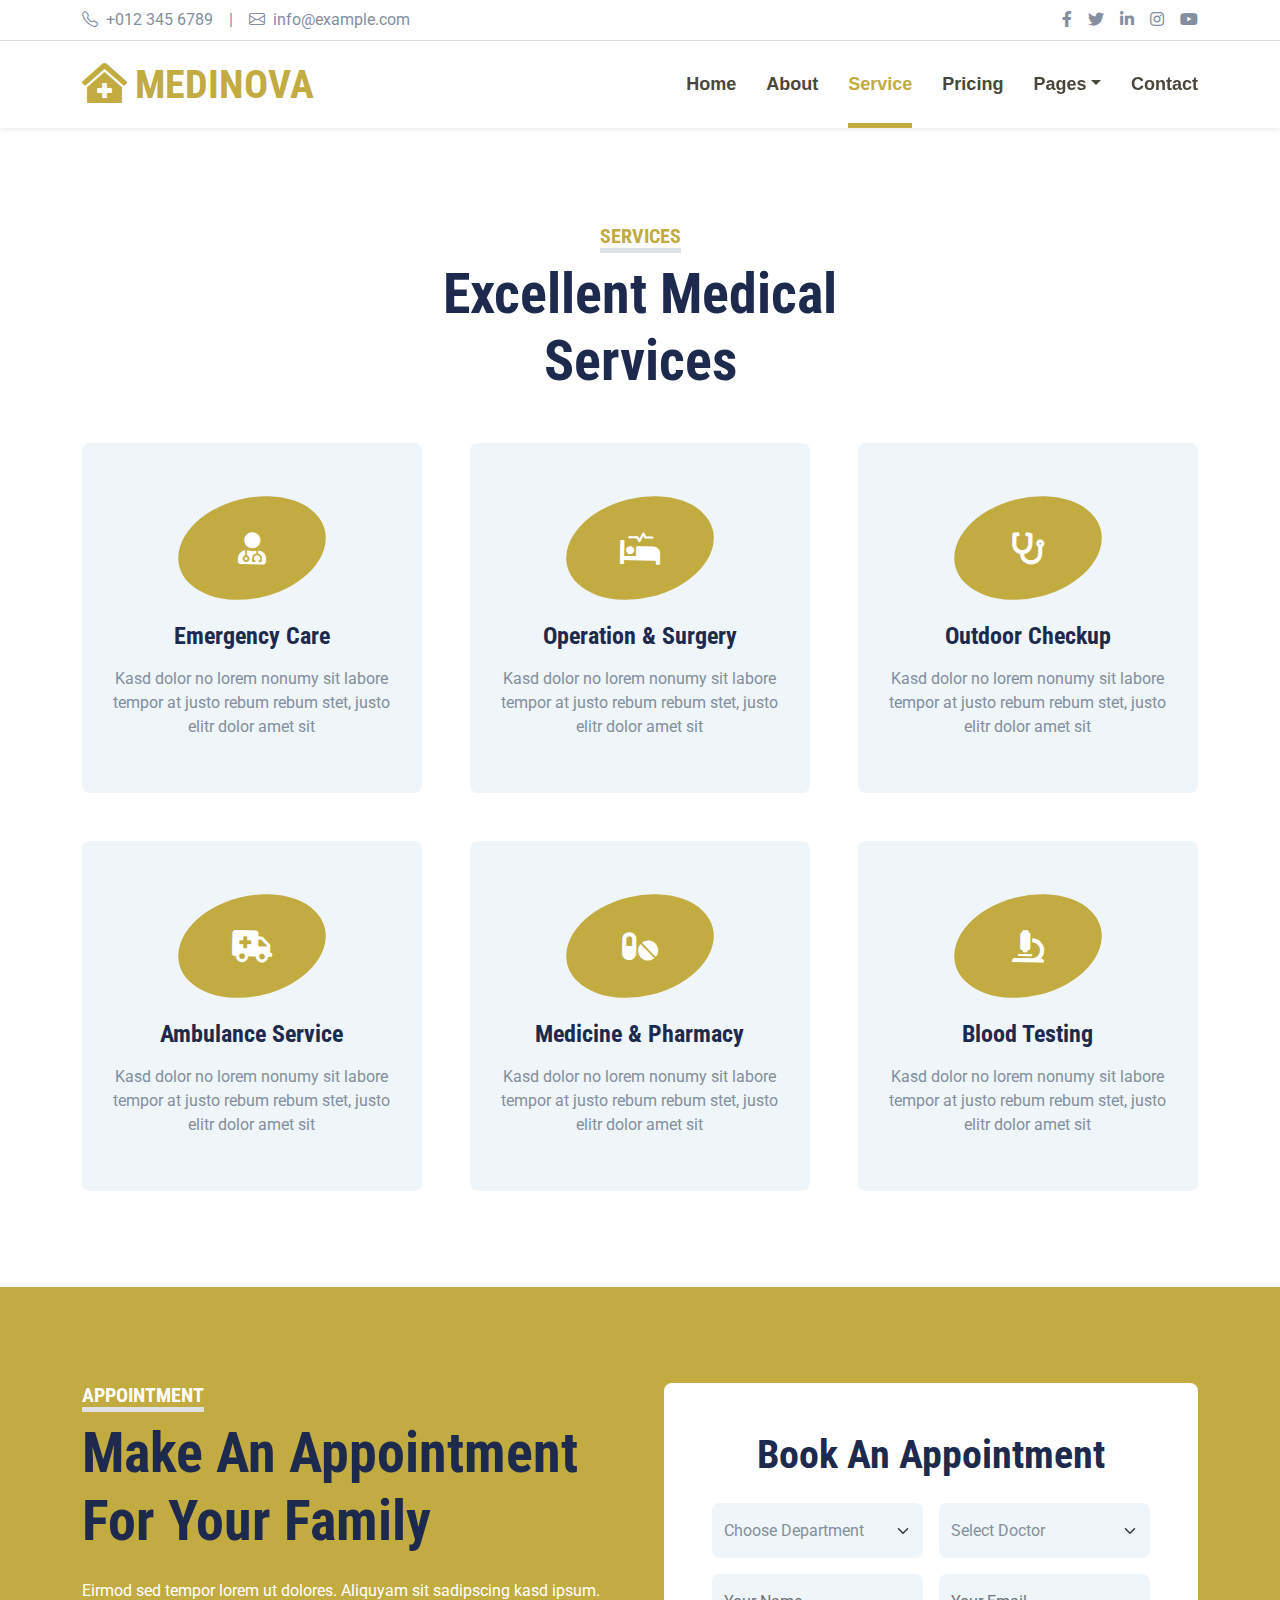
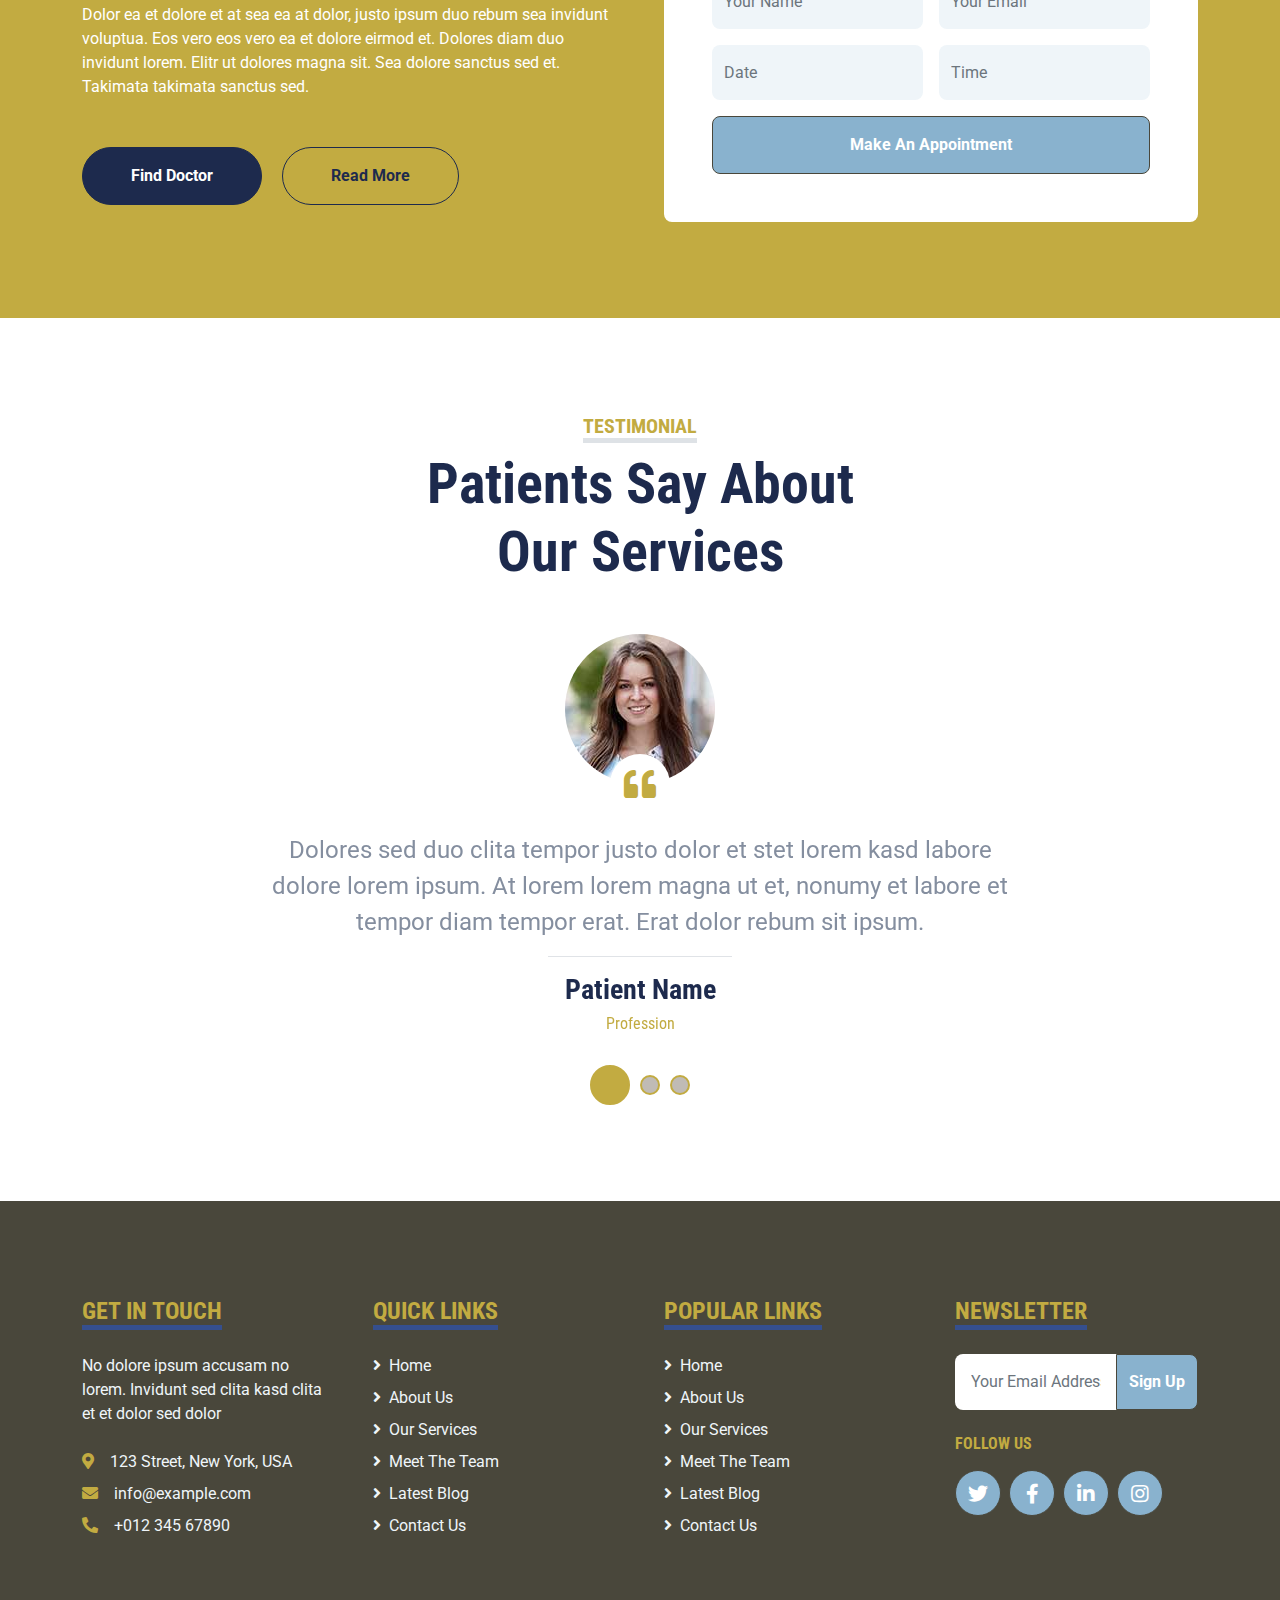
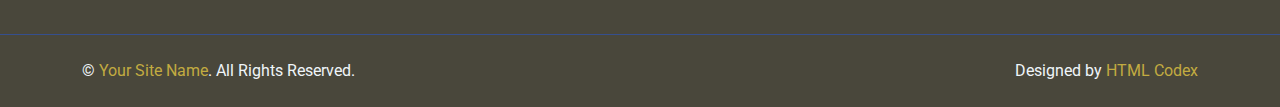
<file: service.html>
<!DOCTYPE html>
<html lang="en">

<head>
    <meta charset="utf-8">
    <title>MEDINOVA - Hospital Website Template</title>
    <meta content="width=device-width, initial-scale=1.0" name="viewport">
    <meta content="Free HTML Templates" name="keywords">
    <meta content="Free HTML Templates" name="description">

    <!-- Favicon -->
    <link href="img/favicon.ico" rel="icon">

    <!-- Google Web Fonts -->
    <link rel="preconnect" href="https://fonts.gstatic.com">
    <link href="https://fonts.googleapis.com/css2?family=Roboto+Condensed:wght@400;700&family=Roboto:wght@400;700&display=swap" rel="stylesheet">  

    <!-- Icon Font Stylesheet -->
    <link href="https://cdnjs.cloudflare.com/ajax/libs/font-awesome/5.15.0/css/all.min.css" rel="stylesheet">
    <link href="https://cdn.jsdelivr.net/npm/bootstrap-icons@1.4.1/font/bootstrap-icons.css" rel="stylesheet">

    <!-- Libraries Stylesheet -->
    <link href="lib/owlcarousel/assets/owl.carousel.min.css" rel="stylesheet">
    <link href="lib/tempusdominus/css/tempusdominus-bootstrap-4.min.css" rel="stylesheet" />

    <!-- Customized Bootstrap Stylesheet -->
    <link href="css/bootstrap.min.css" rel="stylesheet">

    <!-- Template Stylesheet -->
    <link href="css/style.css" rel="stylesheet">
</head>

<body>
    <!-- Topbar Start -->
    <div class="container-fluid py-2 border-bottom d-none d-lg-block">
        <div class="container">
            <div class="row">
                <div class="col-md-6 text-center text-lg-start mb-2 mb-lg-0">
                    <div class="d-inline-flex align-items-center">
                        <a class="text-decoration-none text-body pe-3" href=""><i class="bi bi-telephone me-2"></i>+012 345 6789</a>
                        <span class="text-body">|</span>
                        <a class="text-decoration-none text-body px-3" href=""><i class="bi bi-envelope me-2"></i>info@example.com</a>
                    </div>
                </div>
                <div class="col-md-6 text-center text-lg-end">
                    <div class="d-inline-flex align-items-center">
                        <a class="text-body px-2" href="">
                            <i class="fab fa-facebook-f"></i>
                        </a>
                        <a class="text-body px-2" href="">
                            <i class="fab fa-twitter"></i>
                        </a>
                        <a class="text-body px-2" href="">
                            <i class="fab fa-linkedin-in"></i>
                        </a>
                        <a class="text-body px-2" href="">
                            <i class="fab fa-instagram"></i>
                        </a>
                        <a class="text-body ps-2" href="">
                            <i class="fab fa-youtube"></i>
                        </a>
                    </div>
                </div>
            </div>
        </div>
    </div>
    <!-- Topbar End -->


    <!-- Navbar Start -->
    <div class="container-fluid sticky-top bg-white shadow-sm mb-5">
        <div class="container">
            <nav class="navbar navbar-expand-lg bg-white navbar-light py-3 py-lg-0">
                <a href="index.html" class="navbar-brand">
                    <h1 class="m-0 text-uppercase text-primary"><i class="fa fa-clinic-medical me-2"></i>Medinova</h1>
                </a>
                <button class="navbar-toggler" type="button" data-bs-toggle="collapse" data-bs-target="#navbarCollapse">
                    <span class="navbar-toggler-icon"></span>
                </button>
                <div class="collapse navbar-collapse" id="navbarCollapse">
                    <div class="navbar-nav ms-auto py-0">
                        <a href="index.html" class="nav-item nav-link">Home</a>
                        <a href="about.html" class="nav-item nav-link">About</a>
                        <a href="service.html" class="nav-item nav-link active">Service</a>
                        <a href="price.html" class="nav-item nav-link">Pricing</a>
                        <div class="nav-item dropdown">
                            <a href="#" class="nav-link dropdown-toggle" data-bs-toggle="dropdown">Pages</a>
                            <div class="dropdown-menu m-0">
                                <a href="blog.html" class="dropdown-item">Blog Grid</a>
                                <a href="detail.html" class="dropdown-item">Blog Detail</a>
                                <a href="team.html" class="dropdown-item">The Team</a>
                                <a href="testimonial.html" class="dropdown-item">Testimonial</a>
                                <a href="appointment.html" class="dropdown-item">Appointment</a>
                                <a href="search.html" class="dropdown-item">Search</a>
                            </div>
                        </div>
                        <a href="contact.html" class="nav-item nav-link">Contact</a>
                    </div>
                </div>
            </nav>
        </div>
    </div>
    <!-- Navbar End -->
    

    <!-- Services Start -->
    <div class="container-fluid py-5">
        <div class="container">
            <div class="text-center mx-auto mb-5" style="max-width: 500px;">
                <h5 class="d-inline-block text-primary text-uppercase border-bottom border-5">Services</h5>
                <h1 class="display-4">Excellent Medical Services</h1>
            </div>
            <div class="row g-5">
                <div class="col-lg-4 col-md-6">
                    <div class="service-item bg-light rounded d-flex flex-column align-items-center justify-content-center text-center">
                        <div class="service-icon mb-4">
                            <i class="fa fa-2x fa-user-md text-white"></i>
                        </div>
                        <h4 class="mb-3">Emergency Care</h4>
                        <p class="m-0">Kasd dolor no lorem nonumy sit labore tempor at justo rebum rebum stet, justo elitr dolor amet sit</p>
                        <a class="btn btn-lg btn-primary rounded-pill" href="">
                            <i class="bi bi-arrow-right"></i>
                        </a>
                    </div>
                </div>
                <div class="col-lg-4 col-md-6">
                    <div class="service-item bg-light rounded d-flex flex-column align-items-center justify-content-center text-center">
                        <div class="service-icon mb-4">
                            <i class="fa fa-2x fa-procedures text-white"></i>
                        </div>
                        <h4 class="mb-3">Operation & Surgery</h4>
                        <p class="m-0">Kasd dolor no lorem nonumy sit labore tempor at justo rebum rebum stet, justo elitr dolor amet sit</p>
                        <a class="btn btn-lg btn-primary rounded-pill" href="">
                            <i class="bi bi-arrow-right"></i>
                        </a>
                    </div>
                </div>
                <div class="col-lg-4 col-md-6">
                    <div class="service-item bg-light rounded d-flex flex-column align-items-center justify-content-center text-center">
                        <div class="service-icon mb-4">
                            <i class="fa fa-2x fa-stethoscope text-white"></i>
                        </div>
                        <h4 class="mb-3">Outdoor Checkup</h4>
                        <p class="m-0">Kasd dolor no lorem nonumy sit labore tempor at justo rebum rebum stet, justo elitr dolor amet sit</p>
                        <a class="btn btn-lg btn-primary rounded-pill" href="">
                            <i class="bi bi-arrow-right"></i>
                        </a>
                    </div>
                </div>
                <div class="col-lg-4 col-md-6">
                    <div class="service-item bg-light rounded d-flex flex-column align-items-center justify-content-center text-center">
                        <div class="service-icon mb-4">
                            <i class="fa fa-2x fa-ambulance text-white"></i>
                        </div>
                        <h4 class="mb-3">Ambulance Service</h4>
                        <p class="m-0">Kasd dolor no lorem nonumy sit labore tempor at justo rebum rebum stet, justo elitr dolor amet sit</p>
                        <a class="btn btn-lg btn-primary rounded-pill" href="">
                            <i class="bi bi-arrow-right"></i>
                        </a>
                    </div>
                </div>
                <div class="col-lg-4 col-md-6">
                    <div class="service-item bg-light rounded d-flex flex-column align-items-center justify-content-center text-center">
                        <div class="service-icon mb-4">
                            <i class="fa fa-2x fa-pills text-white"></i>
                        </div>
                        <h4 class="mb-3">Medicine & Pharmacy</h4>
                        <p class="m-0">Kasd dolor no lorem nonumy sit labore tempor at justo rebum rebum stet, justo elitr dolor amet sit</p>
                        <a class="btn btn-lg btn-primary rounded-pill" href="">
                            <i class="bi bi-arrow-right"></i>
                        </a>
                    </div>
                </div>
                <div class="col-lg-4 col-md-6">
                    <div class="service-item bg-light rounded d-flex flex-column align-items-center justify-content-center text-center">
                        <div class="service-icon mb-4">
                            <i class="fa fa-2x fa-microscope text-white"></i>
                        </div>
                        <h4 class="mb-3">Blood Testing</h4>
                        <p class="m-0">Kasd dolor no lorem nonumy sit labore tempor at justo rebum rebum stet, justo elitr dolor amet sit</p>
                        <a class="btn btn-lg btn-primary rounded-pill" href="">
                            <i class="bi bi-arrow-right"></i>
                        </a>
                    </div>
                </div>
            </div>
        </div>
    </div>
    <!-- Services End -->


    <!-- Appointment Start -->
    <div class="container-fluid bg-primary my-5 py-5">
        <div class="container py-5">
            <div class="row gx-5">
                <div class="col-lg-6 mb-5 mb-lg-0">
                    <div class="mb-4">
                        <h5 class="d-inline-block text-white text-uppercase border-bottom border-5">Appointment</h5>
                        <h1 class="display-4">Make An Appointment For Your Family</h1>
                    </div>
                    <p class="text-white mb-5">Eirmod sed tempor lorem ut dolores. Aliquyam sit sadipscing kasd ipsum. Dolor ea et dolore et at sea ea at dolor, justo ipsum duo rebum sea invidunt voluptua. Eos vero eos vero ea et dolore eirmod et. Dolores diam duo invidunt lorem. Elitr ut dolores magna sit. Sea dolore sanctus sed et. Takimata takimata sanctus sed.</p>
                    <a class="btn btn-dark rounded-pill py-3 px-5 me-3" href="">Find Doctor</a>
                    <a class="btn btn-outline-dark rounded-pill py-3 px-5" href="">Read More</a>
                </div>
                <div class="col-lg-6">
                    <div class="bg-white text-center rounded p-5">
                        <h1 class="mb-4">Book An Appointment</h1>
                        <form>
                            <div class="row g-3">
                                <div class="col-12 col-sm-6">
                                    <select class="form-select bg-light border-0" style="height: 55px;">
                                        <option selected>Choose Department</option>
                                        <option value="1">Department 1</option>
                                        <option value="2">Department 2</option>
                                        <option value="3">Department 3</option>
                                    </select>
                                </div>
                                <div class="col-12 col-sm-6">
                                    <select class="form-select bg-light border-0" style="height: 55px;">
                                        <option selected>Select Doctor</option>
                                        <option value="1">Doctor 1</option>
                                        <option value="2">Doctor 2</option>
                                        <option value="3">Doctor 3</option>
                                    </select>
                                </div>
                                <div class="col-12 col-sm-6">
                                    <input type="text" class="form-control bg-light border-0" placeholder="Your Name" style="height: 55px;">
                                </div>
                                <div class="col-12 col-sm-6">
                                    <input type="email" class="form-control bg-light border-0" placeholder="Your Email" style="height: 55px;">
                                </div>
                                <div class="col-12 col-sm-6">
                                    <div class="date" id="date" data-target-input="nearest">
                                        <input type="text"
                                            class="form-control bg-light border-0 datetimepicker-input"
                                            placeholder="Date" data-target="#date" data-toggle="datetimepicker" style="height: 55px;">
                                    </div>
                                </div>
                                <div class="col-12 col-sm-6">
                                    <div class="time" id="time" data-target-input="nearest">
                                        <input type="text"
                                            class="form-control bg-light border-0 datetimepicker-input"
                                            placeholder="Time" data-target="#time" data-toggle="datetimepicker" style="height: 55px;">
                                    </div>
                                </div>
                                <div class="col-12">
                                    <button class="btn btn-primary w-100 py-3" type="submit">Make An Appointment</button>
                                </div>
                            </div>
                        </form>
                    </div>
                </div>
            </div>
        </div>
    </div>
    <!-- Appointment End -->


    <!-- Testimonial Start -->
    <div class="container-fluid py-5">
        <div class="container">
            <div class="text-center mx-auto mb-5" style="max-width: 500px;">
                <h5 class="d-inline-block text-primary text-uppercase border-bottom border-5">Testimonial</h5>
                <h1 class="display-4">Patients Say About Our Services</h1>
            </div>
            <div class="row justify-content-center">
                <div class="col-lg-8">
                    <div class="owl-carousel testimonial-carousel">
                        <div class="testimonial-item text-center">
                            <div class="position-relative mb-5">
                                <img class="img-fluid rounded-circle mx-auto" src="img/testimonial-1.jpg" alt="">
                                <div class="position-absolute top-100 start-50 translate-middle d-flex align-items-center justify-content-center bg-white rounded-circle" style="width: 60px; height: 60px;">
                                    <i class="fa fa-quote-left fa-2x text-primary"></i>
                                </div>
                            </div>
                            <p class="fs-4 fw-normal">Dolores sed duo clita tempor justo dolor et stet lorem kasd labore dolore lorem ipsum. At lorem lorem magna ut et, nonumy et labore et tempor diam tempor erat. Erat dolor rebum sit ipsum.</p>
                            <hr class="w-25 mx-auto">
                            <h3>Patient Name</h3>
                            <h6 class="fw-normal text-primary mb-3">Profession</h6>
                        </div>
                        <div class="testimonial-item text-center">
                            <div class="position-relative mb-5">
                                <img class="img-fluid rounded-circle mx-auto" src="img/testimonial-2.jpg" alt="">
                                <div class="position-absolute top-100 start-50 translate-middle d-flex align-items-center justify-content-center bg-white rounded-circle" style="width: 60px; height: 60px;">
                                    <i class="fa fa-quote-left fa-2x text-primary"></i>
                                </div>
                            </div>
                            <p class="fs-4 fw-normal">Dolores sed duo clita tempor justo dolor et stet lorem kasd labore dolore lorem ipsum. At lorem lorem magna ut et, nonumy et labore et tempor diam tempor erat. Erat dolor rebum sit ipsum.</p>
                            <hr class="w-25 mx-auto">
                            <h3>Patient Name</h3>
                            <h6 class="fw-normal text-primary mb-3">Profession</h6>
                        </div>
                        <div class="testimonial-item text-center">
                            <div class="position-relative mb-5">
                                <img class="img-fluid rounded-circle mx-auto" src="img/testimonial-3.jpg" alt="">
                                <div class="position-absolute top-100 start-50 translate-middle d-flex align-items-center justify-content-center bg-white rounded-circle" style="width: 60px; height: 60px;">
                                    <i class="fa fa-quote-left fa-2x text-primary"></i>
                                </div>
                            </div>
                            <p class="fs-4 fw-normal">Dolores sed duo clita tempor justo dolor et stet lorem kasd labore dolore lorem ipsum. At lorem lorem magna ut et, nonumy et labore et tempor diam tempor erat. Erat dolor rebum sit ipsum.</p>
                            <hr class="w-25 mx-auto">
                            <h3>Patient Name</h3>
                            <h6 class="fw-normal text-primary mb-3">Profession</h6>
                        </div>
                    </div>
                </div>
            </div>
        </div>
    </div>
    <!-- Testimonial End -->


    <!-- Footer Start -->
    <div class="container-fluid bg-dark text-light mt-5 py-5">
        <div class="container py-5">
            <div class="row g-5">
                <div class="col-lg-3 col-md-6">
                    <h4 class="d-inline-block text-primary text-uppercase border-bottom border-5 border-secondary mb-4">Get In Touch</h4>
                    <p class="mb-4">No dolore ipsum accusam no lorem. Invidunt sed clita kasd clita et et dolor sed dolor</p>
                    <p class="mb-2"><i class="fa fa-map-marker-alt text-primary me-3"></i>123 Street, New York, USA</p>
                    <p class="mb-2"><i class="fa fa-envelope text-primary me-3"></i>info@example.com</p>
                    <p class="mb-0"><i class="fa fa-phone-alt text-primary me-3"></i>+012 345 67890</p>
                </div>
                <div class="col-lg-3 col-md-6">
                    <h4 class="d-inline-block text-primary text-uppercase border-bottom border-5 border-secondary mb-4">Quick Links</h4>
                    <div class="d-flex flex-column justify-content-start">
                        <a class="text-light mb-2" href="#"><i class="fa fa-angle-right me-2"></i>Home</a>
                        <a class="text-light mb-2" href="#"><i class="fa fa-angle-right me-2"></i>About Us</a>
                        <a class="text-light mb-2" href="#"><i class="fa fa-angle-right me-2"></i>Our Services</a>
                        <a class="text-light mb-2" href="#"><i class="fa fa-angle-right me-2"></i>Meet The Team</a>
                        <a class="text-light mb-2" href="#"><i class="fa fa-angle-right me-2"></i>Latest Blog</a>
                        <a class="text-light" href="#"><i class="fa fa-angle-right me-2"></i>Contact Us</a>
                    </div>
                </div>
                <div class="col-lg-3 col-md-6">
                    <h4 class="d-inline-block text-primary text-uppercase border-bottom border-5 border-secondary mb-4">Popular Links</h4>
                    <div class="d-flex flex-column justify-content-start">
                        <a class="text-light mb-2" href="#"><i class="fa fa-angle-right me-2"></i>Home</a>
                        <a class="text-light mb-2" href="#"><i class="fa fa-angle-right me-2"></i>About Us</a>
                        <a class="text-light mb-2" href="#"><i class="fa fa-angle-right me-2"></i>Our Services</a>
                        <a class="text-light mb-2" href="#"><i class="fa fa-angle-right me-2"></i>Meet The Team</a>
                        <a class="text-light mb-2" href="#"><i class="fa fa-angle-right me-2"></i>Latest Blog</a>
                        <a class="text-light" href="#"><i class="fa fa-angle-right me-2"></i>Contact Us</a>
                    </div>
                </div>
                <div class="col-lg-3 col-md-6">
                    <h4 class="d-inline-block text-primary text-uppercase border-bottom border-5 border-secondary mb-4">Newsletter</h4>
                    <form action="">
                        <div class="input-group">
                            <input type="text" class="form-control p-3 border-0" placeholder="Your Email Address">
                            <button class="btn btn-primary">Sign Up</button>
                        </div>
                    </form>
                    <h6 class="text-primary text-uppercase mt-4 mb-3">Follow Us</h6>
                    <div class="d-flex">
                        <a class="btn btn-lg btn-primary btn-lg-square rounded-circle me-2" href="#"><i class="fab fa-twitter"></i></a>
                        <a class="btn btn-lg btn-primary btn-lg-square rounded-circle me-2" href="#"><i class="fab fa-facebook-f"></i></a>
                        <a class="btn btn-lg btn-primary btn-lg-square rounded-circle me-2" href="#"><i class="fab fa-linkedin-in"></i></a>
                        <a class="btn btn-lg btn-primary btn-lg-square rounded-circle" href="#"><i class="fab fa-instagram"></i></a>
                    </div>
                </div>
            </div>
        </div>
    </div>
    <div class="container-fluid bg-dark text-light border-top border-secondary py-4">
        <div class="container">
            <div class="row g-5">
                <div class="col-md-6 text-center text-md-start">
                    <p class="mb-md-0">&copy; <a class="text-primary" href="#">Your Site Name</a>. All Rights Reserved.</p>
                </div>
                <div class="col-md-6 text-center text-md-end">
                    <p class="mb-0">Designed by <a class="text-primary" href="https://htmlcodex.com">HTML Codex</a></p>
                </div>
            </div>
        </div>
    </div>
    <!-- Footer End -->


    <!-- Back to Top -->
    <a href="#" class="btn btn-lg btn-primary btn-lg-square back-to-top"><i class="bi bi-arrow-up"></i></a>


    <!-- JavaScript Libraries -->
    <script src="https://code.jquery.com/jquery-3.4.1.min.js"></script>
    <script src="https://cdn.jsdelivr.net/npm/bootstrap@5.0.0/dist/js/bootstrap.bundle.min.js"></script>
    <script src="lib/easing/easing.min.js"></script>
    <script src="lib/waypoints/waypoints.min.js"></script>
    <script src="lib/owlcarousel/owl.carousel.min.js"></script>
    <script src="lib/tempusdominus/js/moment.min.js"></script>
    <script src="lib/tempusdominus/js/moment-timezone.min.js"></script>
    <script src="lib/tempusdominus/js/tempusdominus-bootstrap-4.min.js"></script>

    <!-- Template Javascript -->
    <script src="js/main.js"></script>
</body>

</html>
</file>
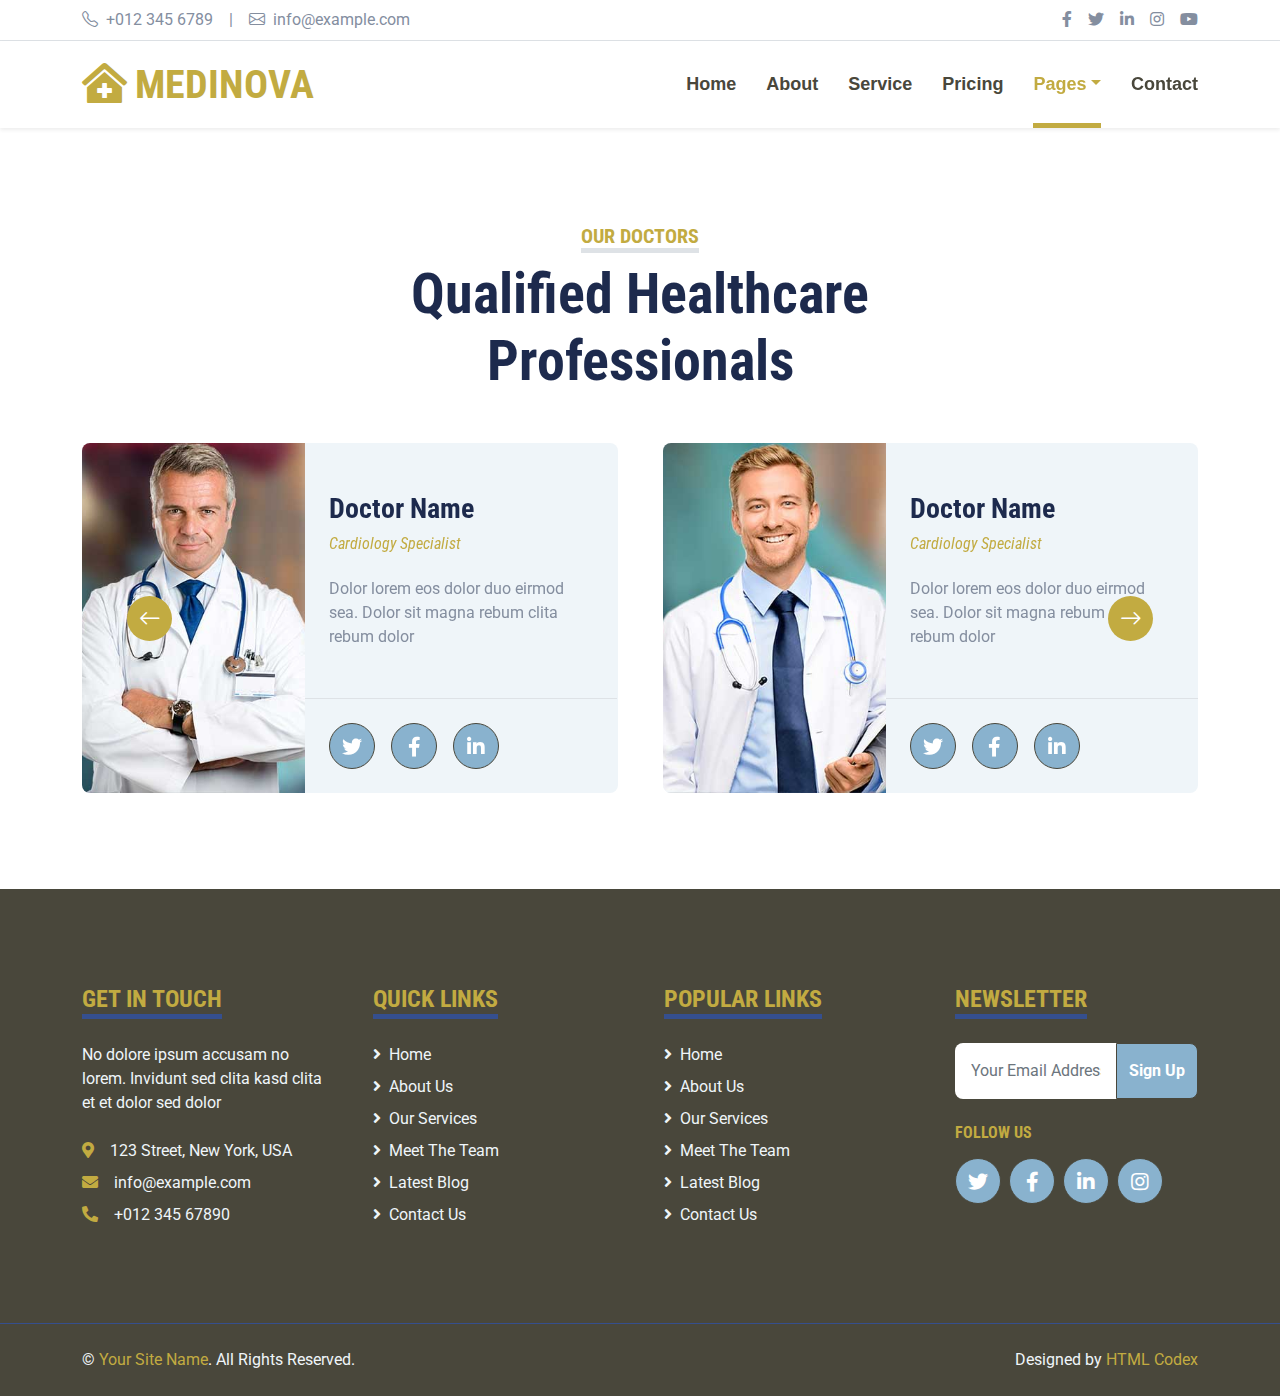
<file: team.html>
<!DOCTYPE html>
<html lang="en">

<head>
    <meta charset="utf-8">
    <title>MEDINOVA - Hospital Website Template</title>
    <meta content="width=device-width, initial-scale=1.0" name="viewport">
    <meta content="Free HTML Templates" name="keywords">
    <meta content="Free HTML Templates" name="description">

    <!-- Favicon -->
    <link href="img/favicon.ico" rel="icon">

    <!-- Google Web Fonts -->
    <link rel="preconnect" href="https://fonts.gstatic.com">
    <link href="https://fonts.googleapis.com/css2?family=Roboto+Condensed:wght@400;700&family=Roboto:wght@400;700&display=swap" rel="stylesheet">  

    <!-- Icon Font Stylesheet -->
    <link href="https://cdnjs.cloudflare.com/ajax/libs/font-awesome/5.15.0/css/all.min.css" rel="stylesheet">
    <link href="https://cdn.jsdelivr.net/npm/bootstrap-icons@1.4.1/font/bootstrap-icons.css" rel="stylesheet">

    <!-- Libraries Stylesheet -->
    <link href="lib/owlcarousel/assets/owl.carousel.min.css" rel="stylesheet">
    <link href="lib/tempusdominus/css/tempusdominus-bootstrap-4.min.css" rel="stylesheet" />

    <!-- Customized Bootstrap Stylesheet -->
    <link href="css/bootstrap.min.css" rel="stylesheet">

    <!-- Template Stylesheet -->
    <link href="css/style.css" rel="stylesheet">
</head>

<body>
    <!-- Topbar Start -->
    <div class="container-fluid py-2 border-bottom d-none d-lg-block">
        <div class="container">
            <div class="row">
                <div class="col-md-6 text-center text-lg-start mb-2 mb-lg-0">
                    <div class="d-inline-flex align-items-center">
                        <a class="text-decoration-none text-body pe-3" href=""><i class="bi bi-telephone me-2"></i>+012 345 6789</a>
                        <span class="text-body">|</span>
                        <a class="text-decoration-none text-body px-3" href=""><i class="bi bi-envelope me-2"></i>info@example.com</a>
                    </div>
                </div>
                <div class="col-md-6 text-center text-lg-end">
                    <div class="d-inline-flex align-items-center">
                        <a class="text-body px-2" href="">
                            <i class="fab fa-facebook-f"></i>
                        </a>
                        <a class="text-body px-2" href="">
                            <i class="fab fa-twitter"></i>
                        </a>
                        <a class="text-body px-2" href="">
                            <i class="fab fa-linkedin-in"></i>
                        </a>
                        <a class="text-body px-2" href="">
                            <i class="fab fa-instagram"></i>
                        </a>
                        <a class="text-body ps-2" href="">
                            <i class="fab fa-youtube"></i>
                        </a>
                    </div>
                </div>
            </div>
        </div>
    </div>
    <!-- Topbar End -->


    <!-- Navbar Start -->
    <div class="container-fluid sticky-top bg-white shadow-sm mb-5">
        <div class="container">
            <nav class="navbar navbar-expand-lg bg-white navbar-light py-3 py-lg-0">
                <a href="index.html" class="navbar-brand">
                    <h1 class="m-0 text-uppercase text-primary"><i class="fa fa-clinic-medical me-2"></i>Medinova</h1>
                </a>
                <button class="navbar-toggler" type="button" data-bs-toggle="collapse" data-bs-target="#navbarCollapse">
                    <span class="navbar-toggler-icon"></span>
                </button>
                <div class="collapse navbar-collapse" id="navbarCollapse">
                    <div class="navbar-nav ms-auto py-0">
                        <a href="index.html" class="nav-item nav-link">Home</a>
                        <a href="about.html" class="nav-item nav-link">About</a>
                        <a href="service.html" class="nav-item nav-link">Service</a>
                        <a href="price.html" class="nav-item nav-link">Pricing</a>
                        <div class="nav-item dropdown">
                            <a href="#" class="nav-link dropdown-toggle active" data-bs-toggle="dropdown">Pages</a>
                            <div class="dropdown-menu m-0">
                                <a href="blog.html" class="dropdown-item">Blog Grid</a>
                                <a href="detail.html" class="dropdown-item">Blog Detail</a>
                                <a href="team.html" class="dropdown-item active">The Team</a>
                                <a href="testimonial.html" class="dropdown-item">Testimonial</a>
                                <a href="appointment.html" class="dropdown-item">Appointment</a>
                                <a href="search.html" class="dropdown-item">Search</a>
                            </div>
                        </div>
                        <a href="contact.html" class="nav-item nav-link">Contact</a>
                    </div>
                </div>
            </nav>
        </div>
    </div>
    <!-- Navbar End -->


    <!-- Team Start -->
    <div class="container-fluid py-5">
        <div class="container">
            <div class="text-center mx-auto mb-5" style="max-width: 500px;">
                <h5 class="d-inline-block text-primary text-uppercase border-bottom border-5">Our Doctors</h5>
                <h1 class="display-4">Qualified Healthcare Professionals</h1>
            </div>
            <div class="owl-carousel team-carousel position-relative">
                <div class="team-item">
                    <div class="row g-0 bg-light rounded overflow-hidden">
                        <div class="col-12 col-sm-5 h-100">
                            <img class="img-fluid h-100" src="img/team-1.jpg" style="object-fit: cover;">
                        </div>
                        <div class="col-12 col-sm-7 h-100 d-flex flex-column">
                            <div class="mt-auto p-4">
                                <h3>Doctor Name</h3>
                                <h6 class="fw-normal fst-italic text-primary mb-4">Cardiology Specialist</h6>
                                <p class="m-0">Dolor lorem eos dolor duo eirmod sea. Dolor sit magna rebum clita rebum dolor</p>
                            </div>
                            <div class="d-flex mt-auto border-top p-4">
                                <a class="btn btn-lg btn-primary btn-lg-square rounded-circle me-3" href="#"><i class="fab fa-twitter"></i></a>
                                <a class="btn btn-lg btn-primary btn-lg-square rounded-circle me-3" href="#"><i class="fab fa-facebook-f"></i></a>
                                <a class="btn btn-lg btn-primary btn-lg-square rounded-circle" href="#"><i class="fab fa-linkedin-in"></i></a>
                            </div>
                        </div>
                    </div>
                </div>
                <div class="team-item">
                    <div class="row g-0 bg-light rounded overflow-hidden">
                        <div class="col-12 col-sm-5 h-100">
                            <img class="img-fluid h-100" src="img/team-2.jpg" style="object-fit: cover;">
                        </div>
                        <div class="col-12 col-sm-7 h-100 d-flex flex-column">
                            <div class="mt-auto p-4">
                                <h3>Doctor Name</h3>
                                <h6 class="fw-normal fst-italic text-primary mb-4">Cardiology Specialist</h6>
                                <p class="m-0">Dolor lorem eos dolor duo eirmod sea. Dolor sit magna rebum clita rebum dolor</p>
                            </div>
                            <div class="d-flex mt-auto border-top p-4">
                                <a class="btn btn-lg btn-primary btn-lg-square rounded-circle me-3" href="#"><i class="fab fa-twitter"></i></a>
                                <a class="btn btn-lg btn-primary btn-lg-square rounded-circle me-3" href="#"><i class="fab fa-facebook-f"></i></a>
                                <a class="btn btn-lg btn-primary btn-lg-square rounded-circle" href="#"><i class="fab fa-linkedin-in"></i></a>
                            </div>
                        </div>
                    </div>
                </div>
                <div class="team-item">
                    <div class="row g-0 bg-light rounded overflow-hidden">
                        <div class="col-12 col-sm-5 h-100">
                            <img class="img-fluid h-100" src="img/team-3.jpg" style="object-fit: cover;">
                        </div>
                        <div class="col-12 col-sm-7 h-100 d-flex flex-column">
                            <div class="mt-auto p-4">
                                <h3>Doctor Name</h3>
                                <h6 class="fw-normal fst-italic text-primary mb-4">Cardiology Specialist</h6>
                                <p class="m-0">Dolor lorem eos dolor duo eirmod sea. Dolor sit magna rebum clita rebum dolor</p>
                            </div>
                            <div class="d-flex mt-auto border-top p-4">
                                <a class="btn btn-lg btn-primary btn-lg-square rounded-circle me-3" href="#"><i class="fab fa-twitter"></i></a>
                                <a class="btn btn-lg btn-primary btn-lg-square rounded-circle me-3" href="#"><i class="fab fa-facebook-f"></i></a>
                                <a class="btn btn-lg btn-primary btn-lg-square rounded-circle" href="#"><i class="fab fa-linkedin-in"></i></a>
                            </div>
                        </div>
                    </div>
                </div>
            </div>
        </div>
    </div>
    <!-- Team End -->


    <!-- Footer Start -->
    <div class="container-fluid bg-dark text-light mt-5 py-5">
        <div class="container py-5">
            <div class="row g-5">
                <div class="col-lg-3 col-md-6">
                    <h4 class="d-inline-block text-primary text-uppercase border-bottom border-5 border-secondary mb-4">Get In Touch</h4>
                    <p class="mb-4">No dolore ipsum accusam no lorem. Invidunt sed clita kasd clita et et dolor sed dolor</p>
                    <p class="mb-2"><i class="fa fa-map-marker-alt text-primary me-3"></i>123 Street, New York, USA</p>
                    <p class="mb-2"><i class="fa fa-envelope text-primary me-3"></i>info@example.com</p>
                    <p class="mb-0"><i class="fa fa-phone-alt text-primary me-3"></i>+012 345 67890</p>
                </div>
                <div class="col-lg-3 col-md-6">
                    <h4 class="d-inline-block text-primary text-uppercase border-bottom border-5 border-secondary mb-4">Quick Links</h4>
                    <div class="d-flex flex-column justify-content-start">
                        <a class="text-light mb-2" href="#"><i class="fa fa-angle-right me-2"></i>Home</a>
                        <a class="text-light mb-2" href="#"><i class="fa fa-angle-right me-2"></i>About Us</a>
                        <a class="text-light mb-2" href="#"><i class="fa fa-angle-right me-2"></i>Our Services</a>
                        <a class="text-light mb-2" href="#"><i class="fa fa-angle-right me-2"></i>Meet The Team</a>
                        <a class="text-light mb-2" href="#"><i class="fa fa-angle-right me-2"></i>Latest Blog</a>
                        <a class="text-light" href="#"><i class="fa fa-angle-right me-2"></i>Contact Us</a>
                    </div>
                </div>
                <div class="col-lg-3 col-md-6">
                    <h4 class="d-inline-block text-primary text-uppercase border-bottom border-5 border-secondary mb-4">Popular Links</h4>
                    <div class="d-flex flex-column justify-content-start">
                        <a class="text-light mb-2" href="#"><i class="fa fa-angle-right me-2"></i>Home</a>
                        <a class="text-light mb-2" href="#"><i class="fa fa-angle-right me-2"></i>About Us</a>
                        <a class="text-light mb-2" href="#"><i class="fa fa-angle-right me-2"></i>Our Services</a>
                        <a class="text-light mb-2" href="#"><i class="fa fa-angle-right me-2"></i>Meet The Team</a>
                        <a class="text-light mb-2" href="#"><i class="fa fa-angle-right me-2"></i>Latest Blog</a>
                        <a class="text-light" href="#"><i class="fa fa-angle-right me-2"></i>Contact Us</a>
                    </div>
                </div>
                <div class="col-lg-3 col-md-6">
                    <h4 class="d-inline-block text-primary text-uppercase border-bottom border-5 border-secondary mb-4">Newsletter</h4>
                    <form action="">
                        <div class="input-group">
                            <input type="text" class="form-control p-3 border-0" placeholder="Your Email Address">
                            <button class="btn btn-primary">Sign Up</button>
                        </div>
                    </form>
                    <h6 class="text-primary text-uppercase mt-4 mb-3">Follow Us</h6>
                    <div class="d-flex">
                        <a class="btn btn-lg btn-primary btn-lg-square rounded-circle me-2" href="#"><i class="fab fa-twitter"></i></a>
                        <a class="btn btn-lg btn-primary btn-lg-square rounded-circle me-2" href="#"><i class="fab fa-facebook-f"></i></a>
                        <a class="btn btn-lg btn-primary btn-lg-square rounded-circle me-2" href="#"><i class="fab fa-linkedin-in"></i></a>
                        <a class="btn btn-lg btn-primary btn-lg-square rounded-circle" href="#"><i class="fab fa-instagram"></i></a>
                    </div>
                </div>
            </div>
        </div>
    </div>
    <div class="container-fluid bg-dark text-light border-top border-secondary py-4">
        <div class="container">
            <div class="row g-5">
                <div class="col-md-6 text-center text-md-start">
                    <p class="mb-md-0">&copy; <a class="text-primary" href="#">Your Site Name</a>. All Rights Reserved.</p>
                </div>
                <div class="col-md-6 text-center text-md-end">
                    <p class="mb-0">Designed by <a class="text-primary" href="https://htmlcodex.com">HTML Codex</a></p>
                </div>
            </div>
        </div>
    </div>
    <!-- Footer End -->


    <!-- Back to Top -->
    <a href="#" class="btn btn-lg btn-primary btn-lg-square back-to-top"><i class="bi bi-arrow-up"></i></a>


    <!-- JavaScript Libraries -->
    <script src="https://code.jquery.com/jquery-3.4.1.min.js"></script>
    <script src="https://cdn.jsdelivr.net/npm/bootstrap@5.0.0/dist/js/bootstrap.bundle.min.js"></script>
    <script src="lib/easing/easing.min.js"></script>
    <script src="lib/waypoints/waypoints.min.js"></script>
    <script src="lib/owlcarousel/owl.carousel.min.js"></script>
    <script src="lib/tempusdominus/js/moment.min.js"></script>
    <script src="lib/tempusdominus/js/moment-timezone.min.js"></script>
    <script src="lib/tempusdominus/js/tempusdominus-bootstrap-4.min.js"></script>

    <!-- Template Javascript -->
    <script src="js/main.js"></script>
</body>

</html>
</file>
<file: css/style.css>
/********** Template CSS **********/
:root {
    --primary: #C2AB41;
    --secondary:#C2AB41;
    --light: #C0BBB5;
    --dark: #49473B;
}

.btn {
    font-weight: 700;
    transition: .5s;
}

.btn:hover {
    -webkit-box-shadow: 0 8px 6px -6px #555555;
    -moz-box-shadow: 0 8px 6px -6px #555555;
    box-shadow: 0 8px 6px -6px #555555;
}

.btn-primary {
    color: #FFFFFF;
}

.btn-square {
    width: 36px;
    height: 36px;
}

.btn-sm-square {
    width: 28px;
    height: 28px;
}

.btn-lg-square {
    width: 46px;
    height: 46px;
}

.btn-square,
.btn-sm-square,
.btn-lg-square {
    padding-left: 0;
    padding-right: 0;
    text-align: center;
}

.back-to-top {
    position: fixed;
    display: none;
    right: 30px;
    bottom: 0;
    border-radius: 50% 50% 0 0;
    z-index: 99;
}

.navbar-light .navbar-nav .nav-link {
    font-family: 'Jost', sans-serif;
    position: relative;
    margin-left: 30px;
    padding: 30px 0;
    font-size: 18px;
    font-weight: 700;
    color: var(--dark);
    outline: none;
    transition: .5s;
}

.navbar-light .navbar-nav .nav-link:hover,
.navbar-light .navbar-nav .nav-link.active {
    color: var(--primary);
}

@media (min-width: 992px) {
    .navbar-light .navbar-nav .nav-link::before {
        position: absolute;
        content: "";
        width: 0;
        height: 5px;
        bottom: 0;
        left: 50%;
        background: var(--primary);
        transition: .5s;
    }

    .navbar-light .navbar-nav .nav-link:hover::before,
    .navbar-light .navbar-nav .nav-link.active::before {
        width: 100%;
        left: 0;
    }
}

@media (max-width: 991.98px) {
    .navbar-light .navbar-nav .nav-link  {
        margin-left: 0;
        padding: 10px 0;
    }
}

.hero-header {
    background: url(../img/hero-3.png) top right no-repeat;
    background-size:cover;
    
    
}

.service-item {
    position: relative;
    height: 350px;
    padding: 0 30px;
    transition: .5s;
}

.service-item .service-icon {
    width: 150px;
    height: 100px;
    display: flex;
    align-items: center;
    justify-content: center;
    background: var(--primary);
    border-radius: 50%;
    transform: rotate(-14deg);
}

.service-item .service-icon i {
    transform: rotate(15deg);
}

.service-item a.btn {
    position: absolute;
    width: 60px;
    bottom: -48px;
    left: 50%;
    margin-left: -30px;
    opacity: 0;
}

.service-item:hover a.btn {
    bottom: -24px;
    opacity: 1;
}

.price-carousel::after {
    position: absolute;
    content: "";
    width: 100%;
    height: 50%;
    bottom: 0;
    left: 0;
    background: var(--primary);
    border-radius: 8px 8px 50% 50%;
    z-index: -1;
}

.price-carousel .owl-nav {
    margin-top: 35px;
    width: 100%;
    text-align: center;
    display: flex;
    justify-content: center;
}

.price-carousel .owl-nav .owl-prev,
.price-carousel .owl-nav .owl-next{
    position: relative;
    margin: 0 5px;
    width: 45px;
    height: 45px;
    display: flex;
    align-items: center;
    justify-content: center;
    color: var(--primary);
    background: #FFFFFF;
    font-size: 22px;
    border-radius: 45px;
    transition: .5s;
}

.price-carousel .owl-nav .owl-prev:hover,
.price-carousel .owl-nav .owl-next:hover {
    color: var(--dark);
}

@media (min-width: 576px) {
    .team-item .row {
        height: 350px;
    }
}

.team-carousel .owl-nav {
    position: absolute;
    padding: 0 45px;
    width: 100%;
    height: 45px;
    top: calc(50% - 22.5px);
    left: 0;
    display: flex;
    justify-content: space-between;
}

.team-carousel .owl-nav .owl-prev,
.team-carousel .owl-nav .owl-next {
    position: relative;
    width: 45px;
    height: 45px;
    display: flex;
    align-items: center;
    justify-content: center;
    color: #FFFFFF;
    background: var(--primary);
    border-radius: 45px;
    font-size: 22px;
    transition: .5s;
}

.team-carousel .owl-nav .owl-prev:hover,
.team-carousel .owl-nav .owl-next:hover {
    background: var(--dark);
}

.testimonial-carousel .owl-dots {
    margin-top: 15px;
    display: flex;
    align-items: center;
    justify-content: center;
}

.testimonial-carousel .owl-dot {
    position: relative;
    display: inline-block;
    margin: 0 5px;
    width: 20px;
    height: 20px;
    background: var(--light);
    border: 2px solid var(--primary);
    border-radius: 20px;
    transition: .5s;
}

.testimonial-carousel .owl-dot.active {
    width: 40px;
    height: 40px;
    background: var(--primary);
}

.testimonial-carousel .owl-item img {
    width: 150px;
    height: 150px;
}
</file>
